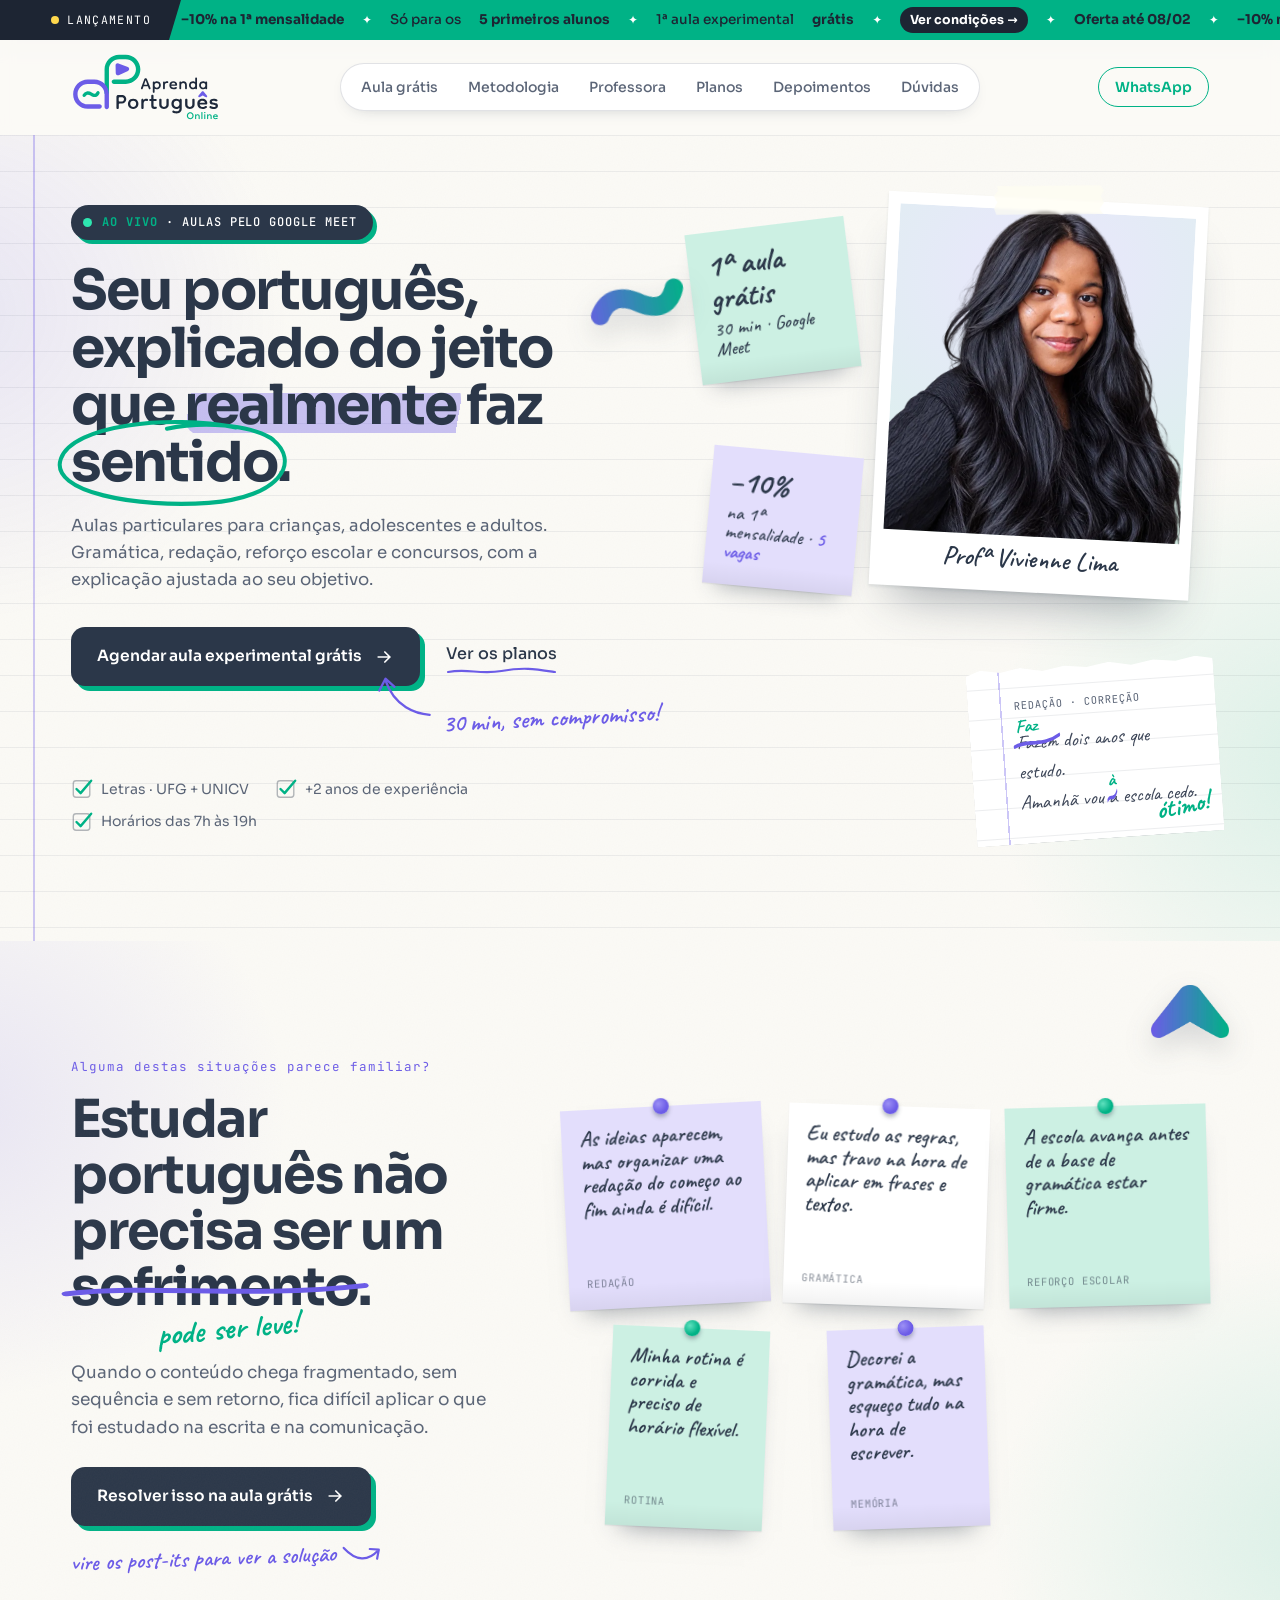
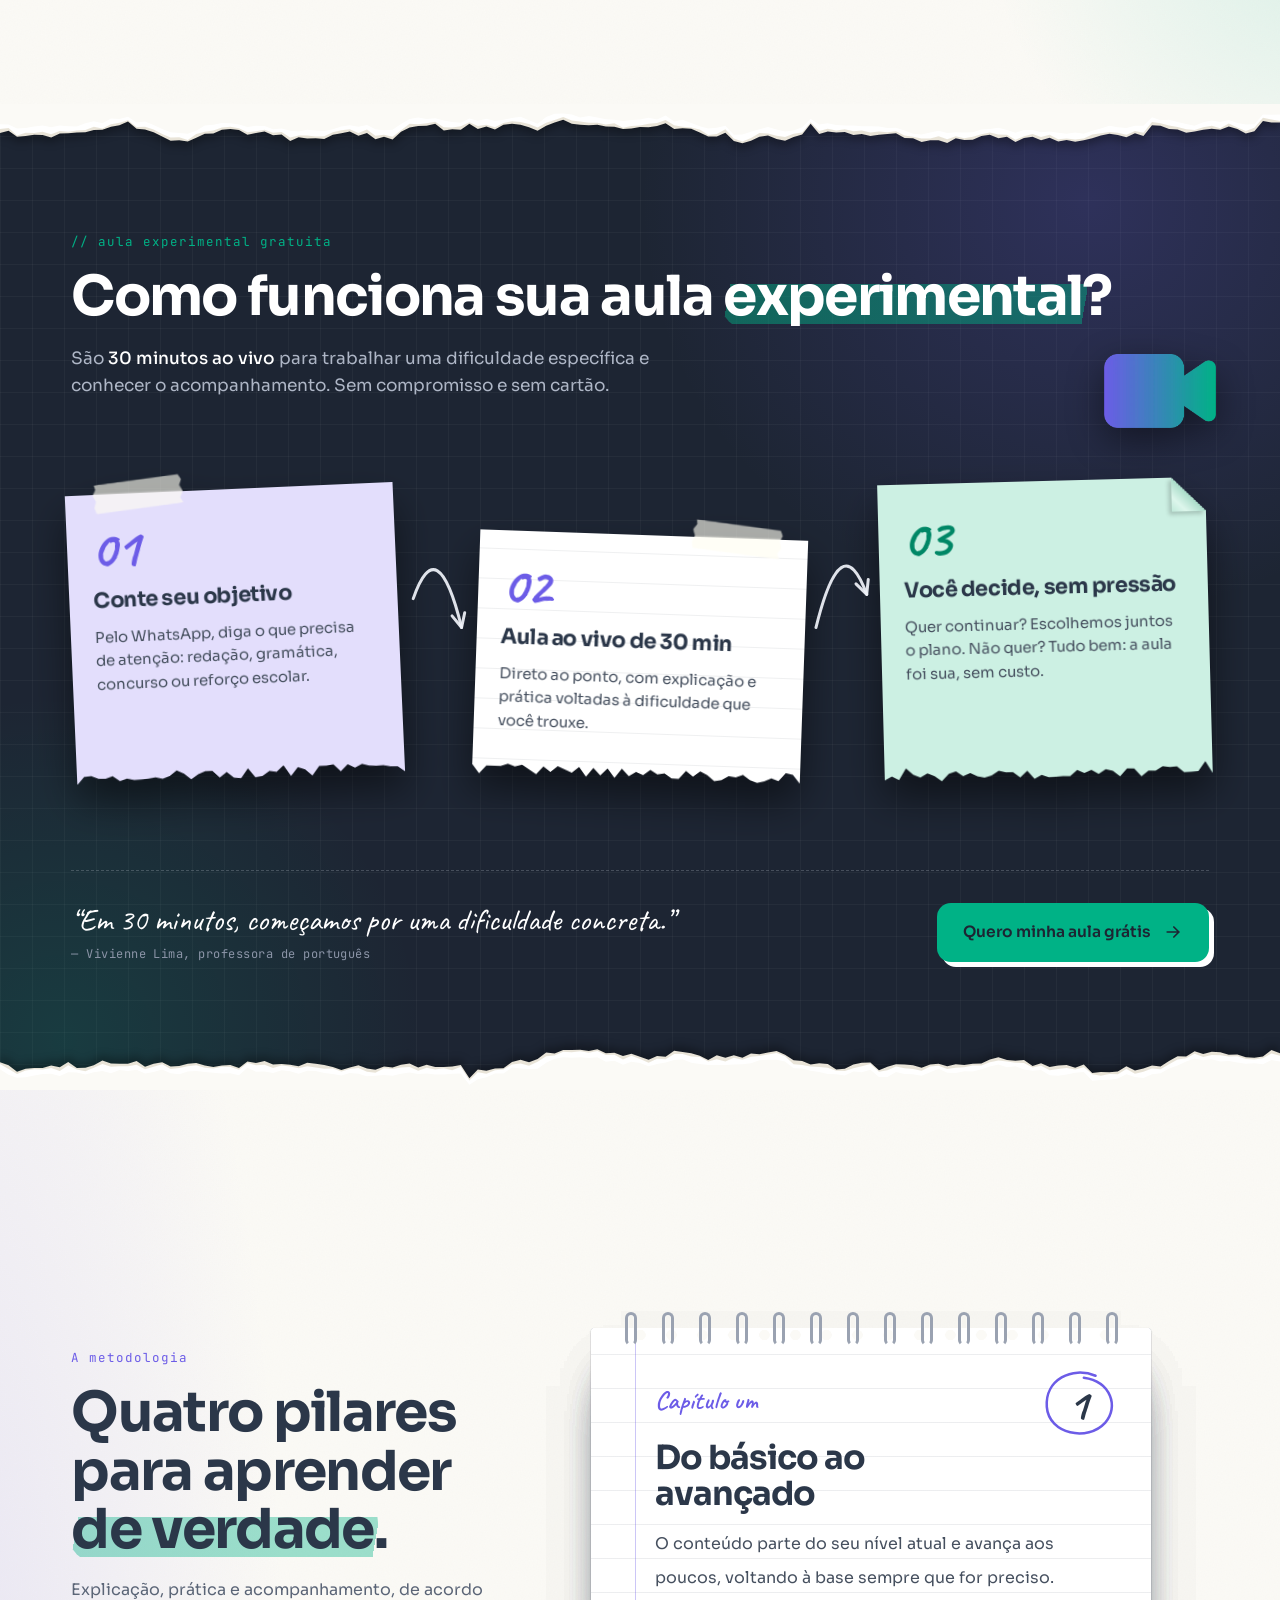
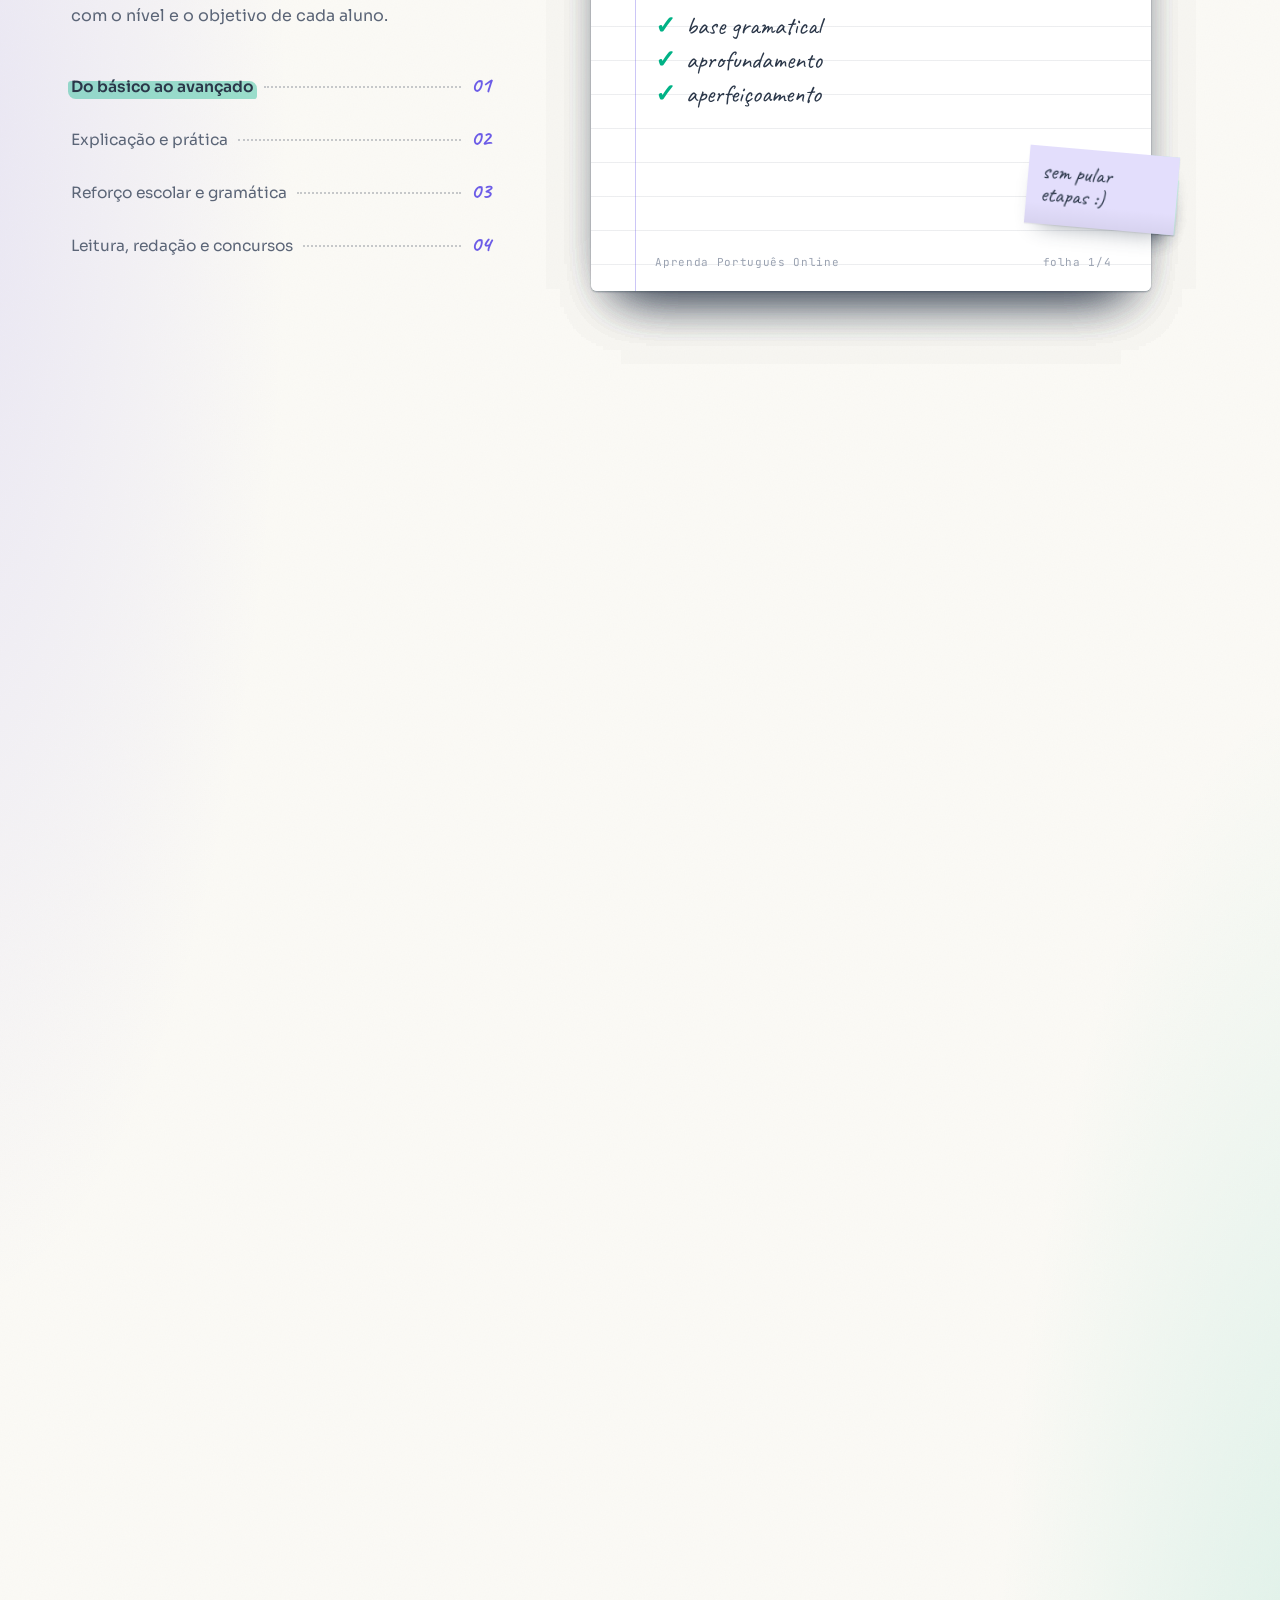
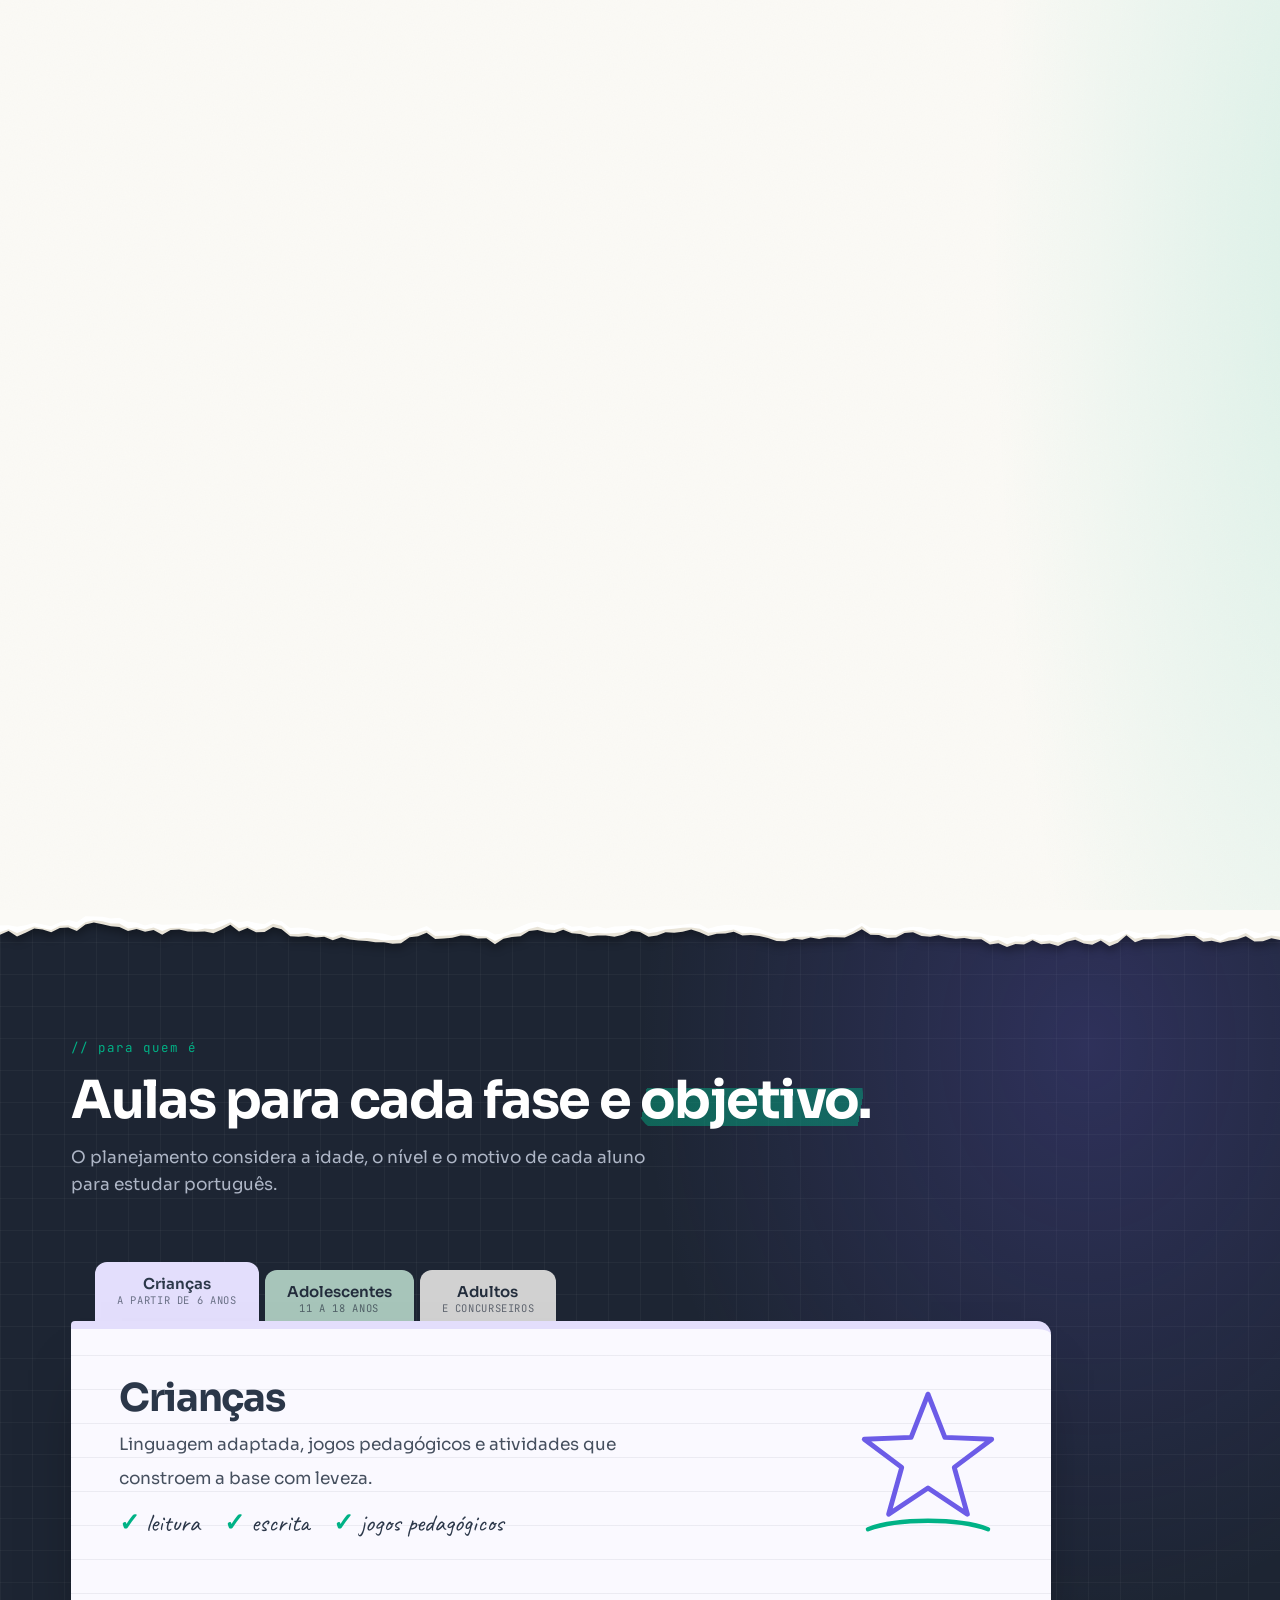
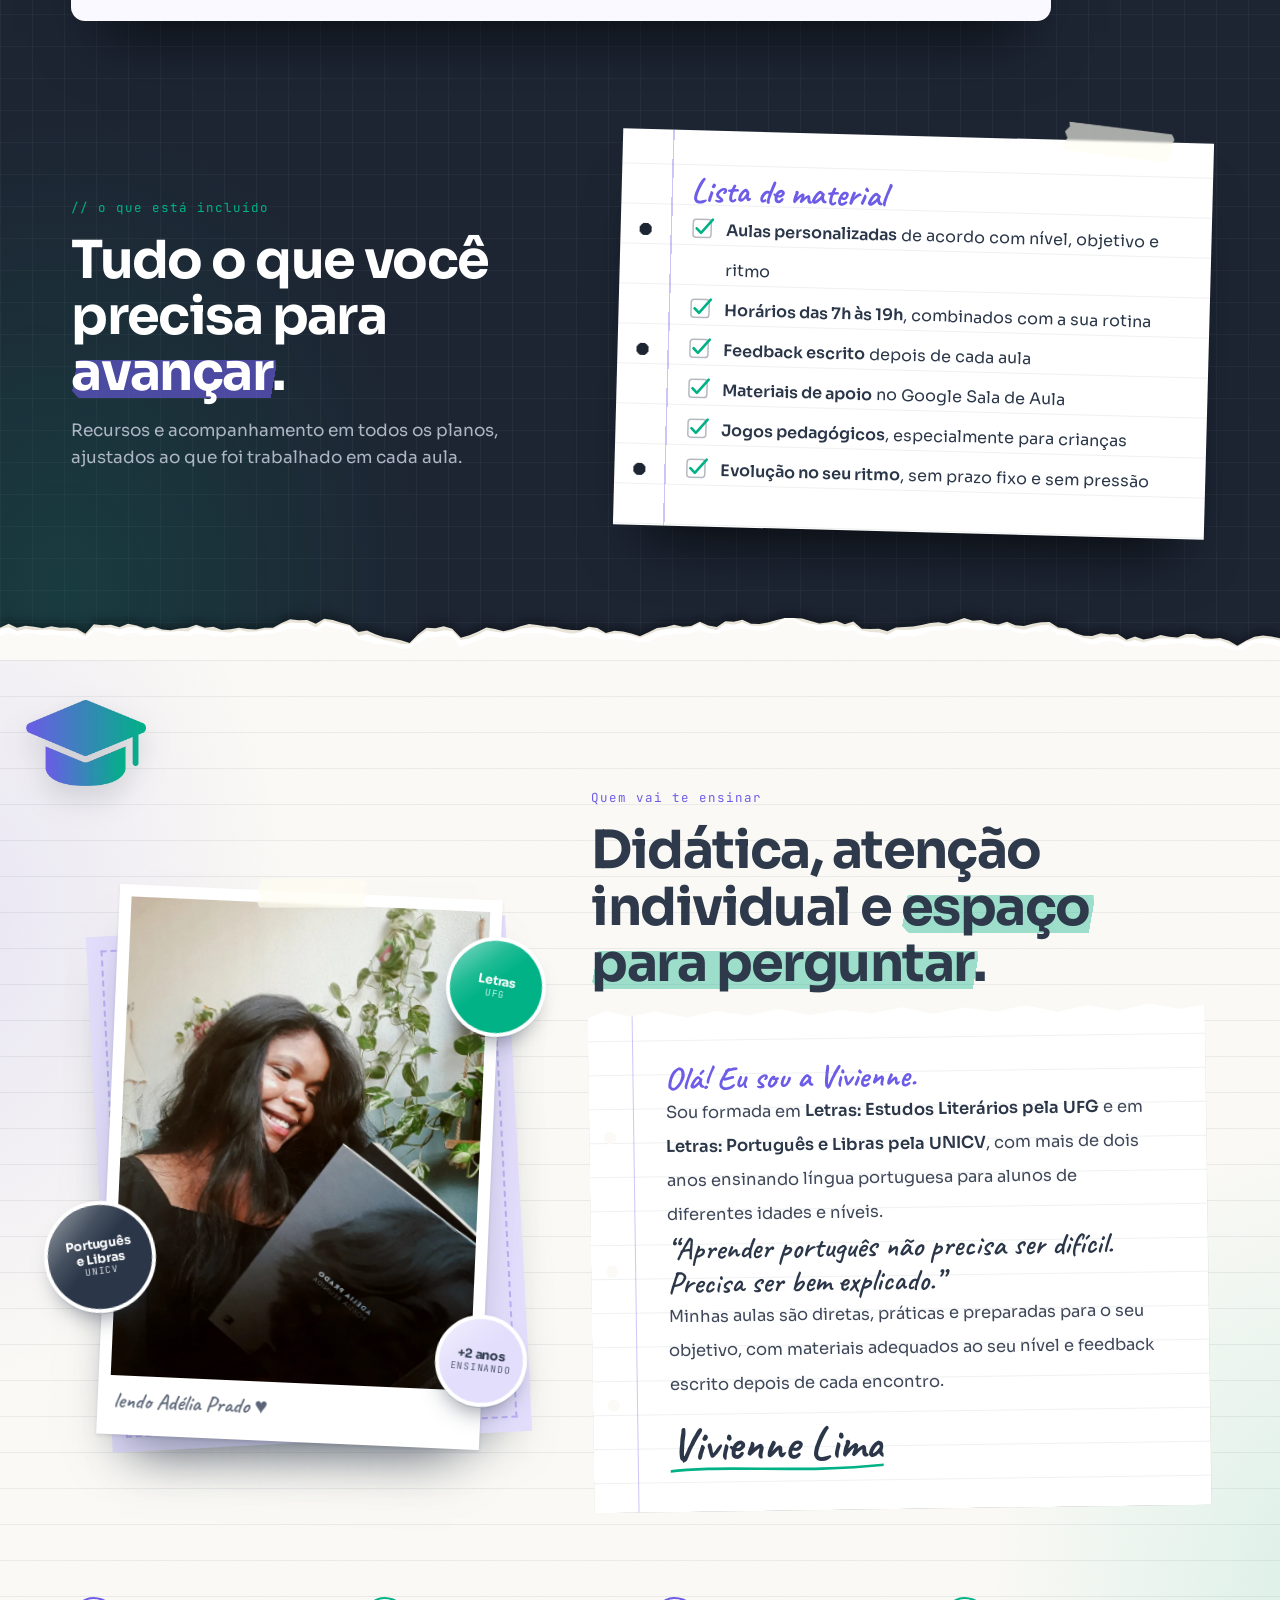
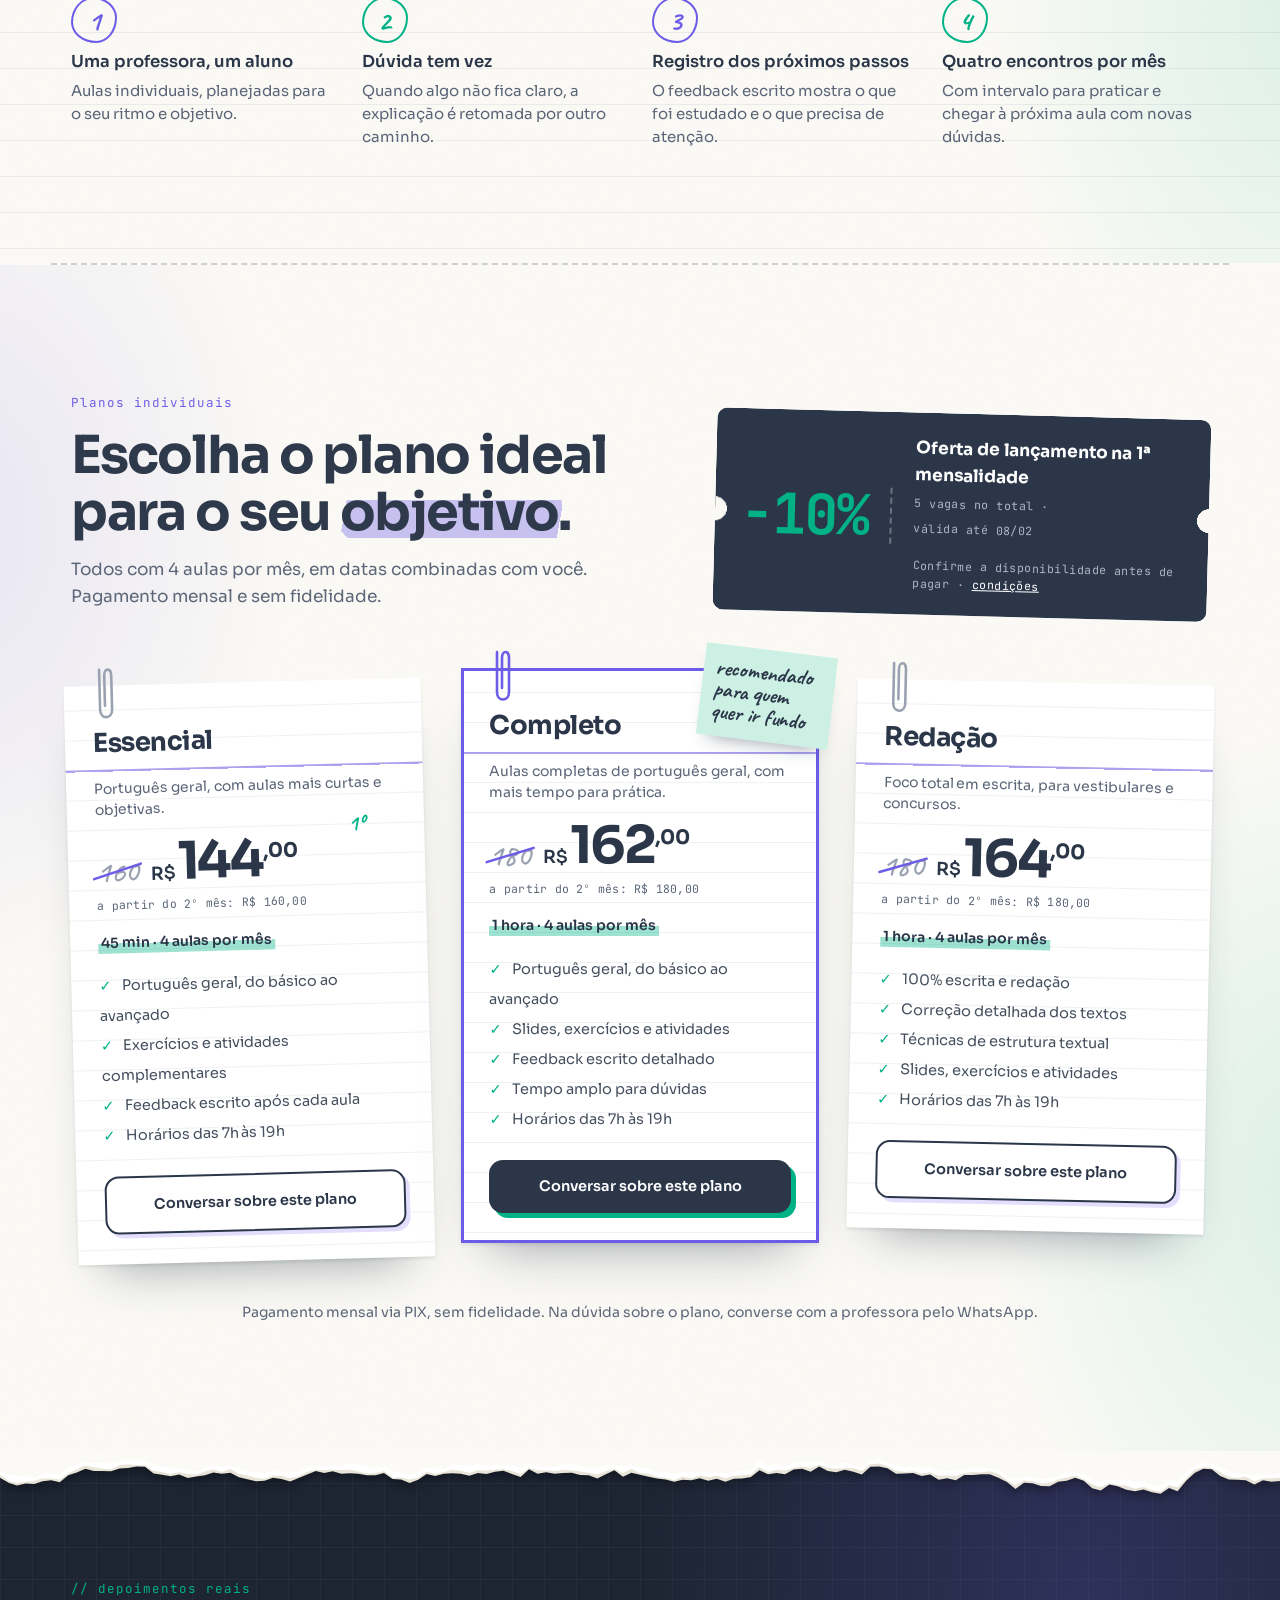
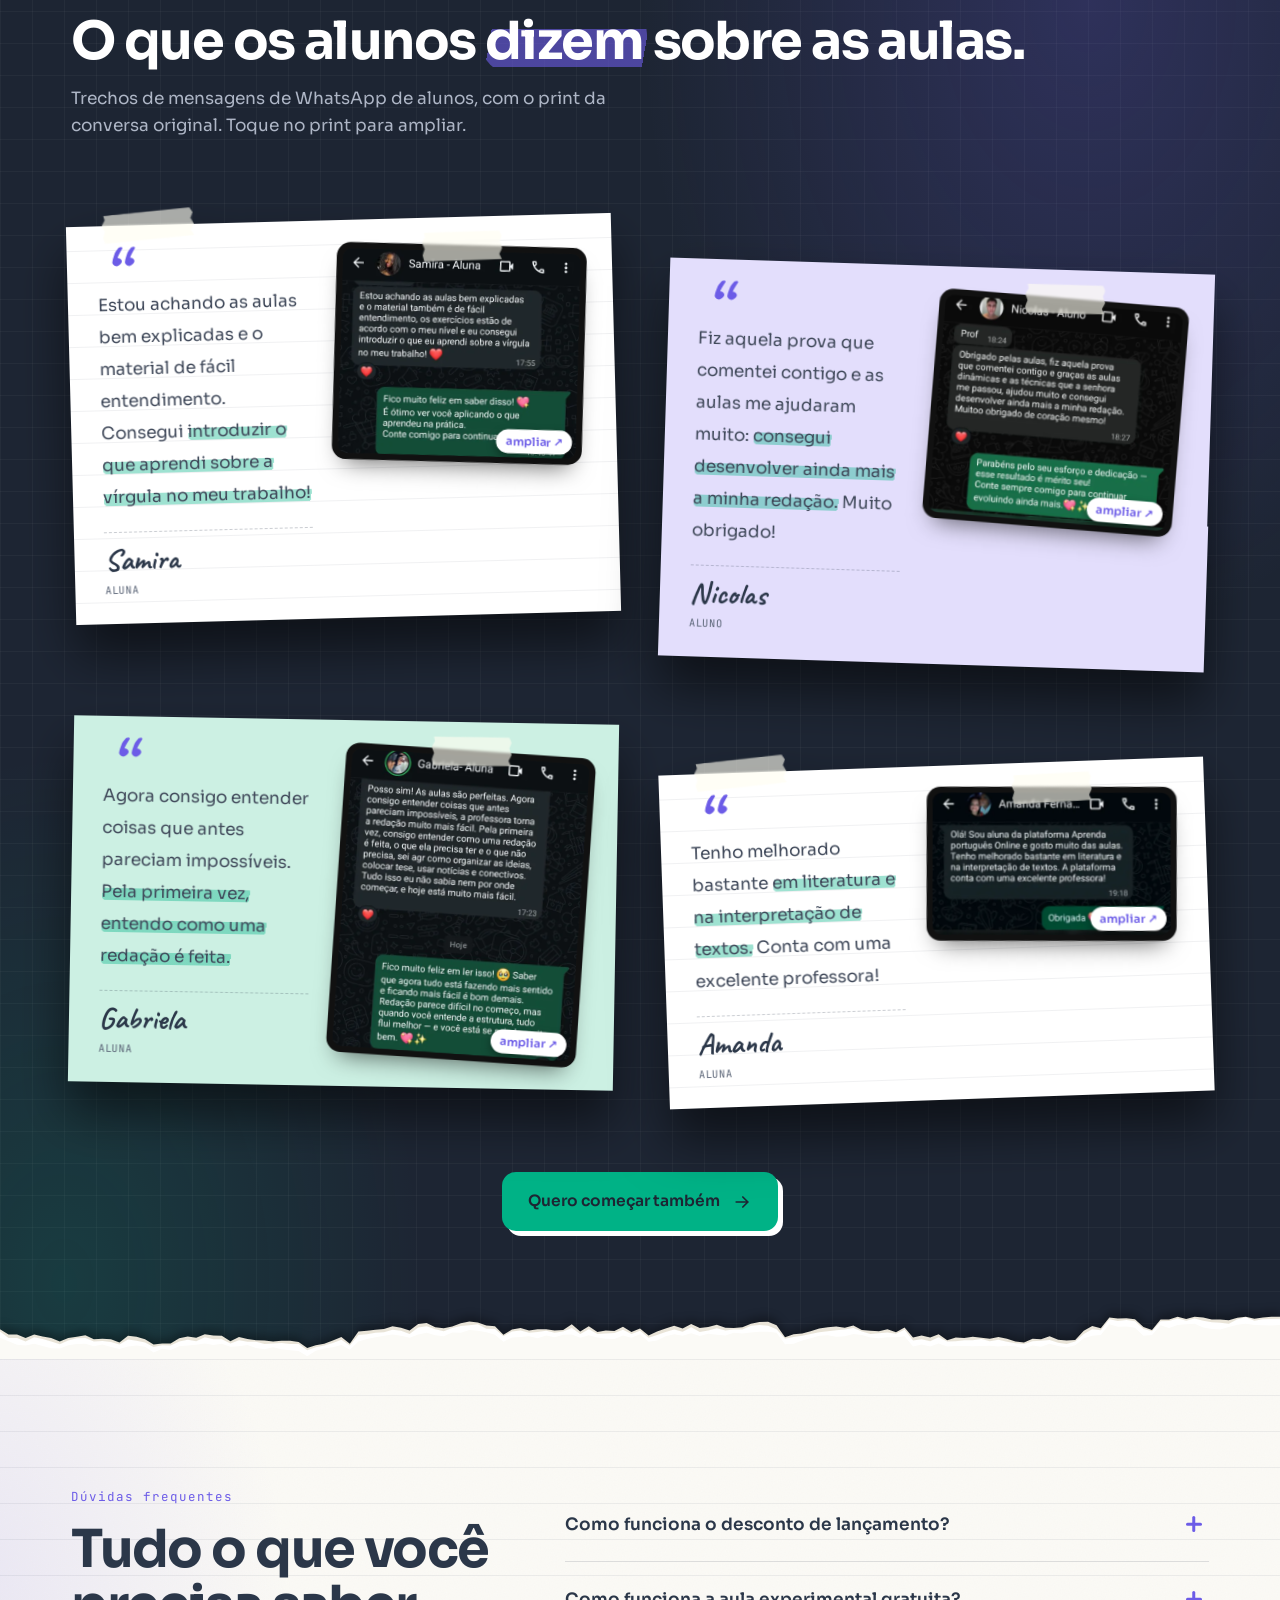
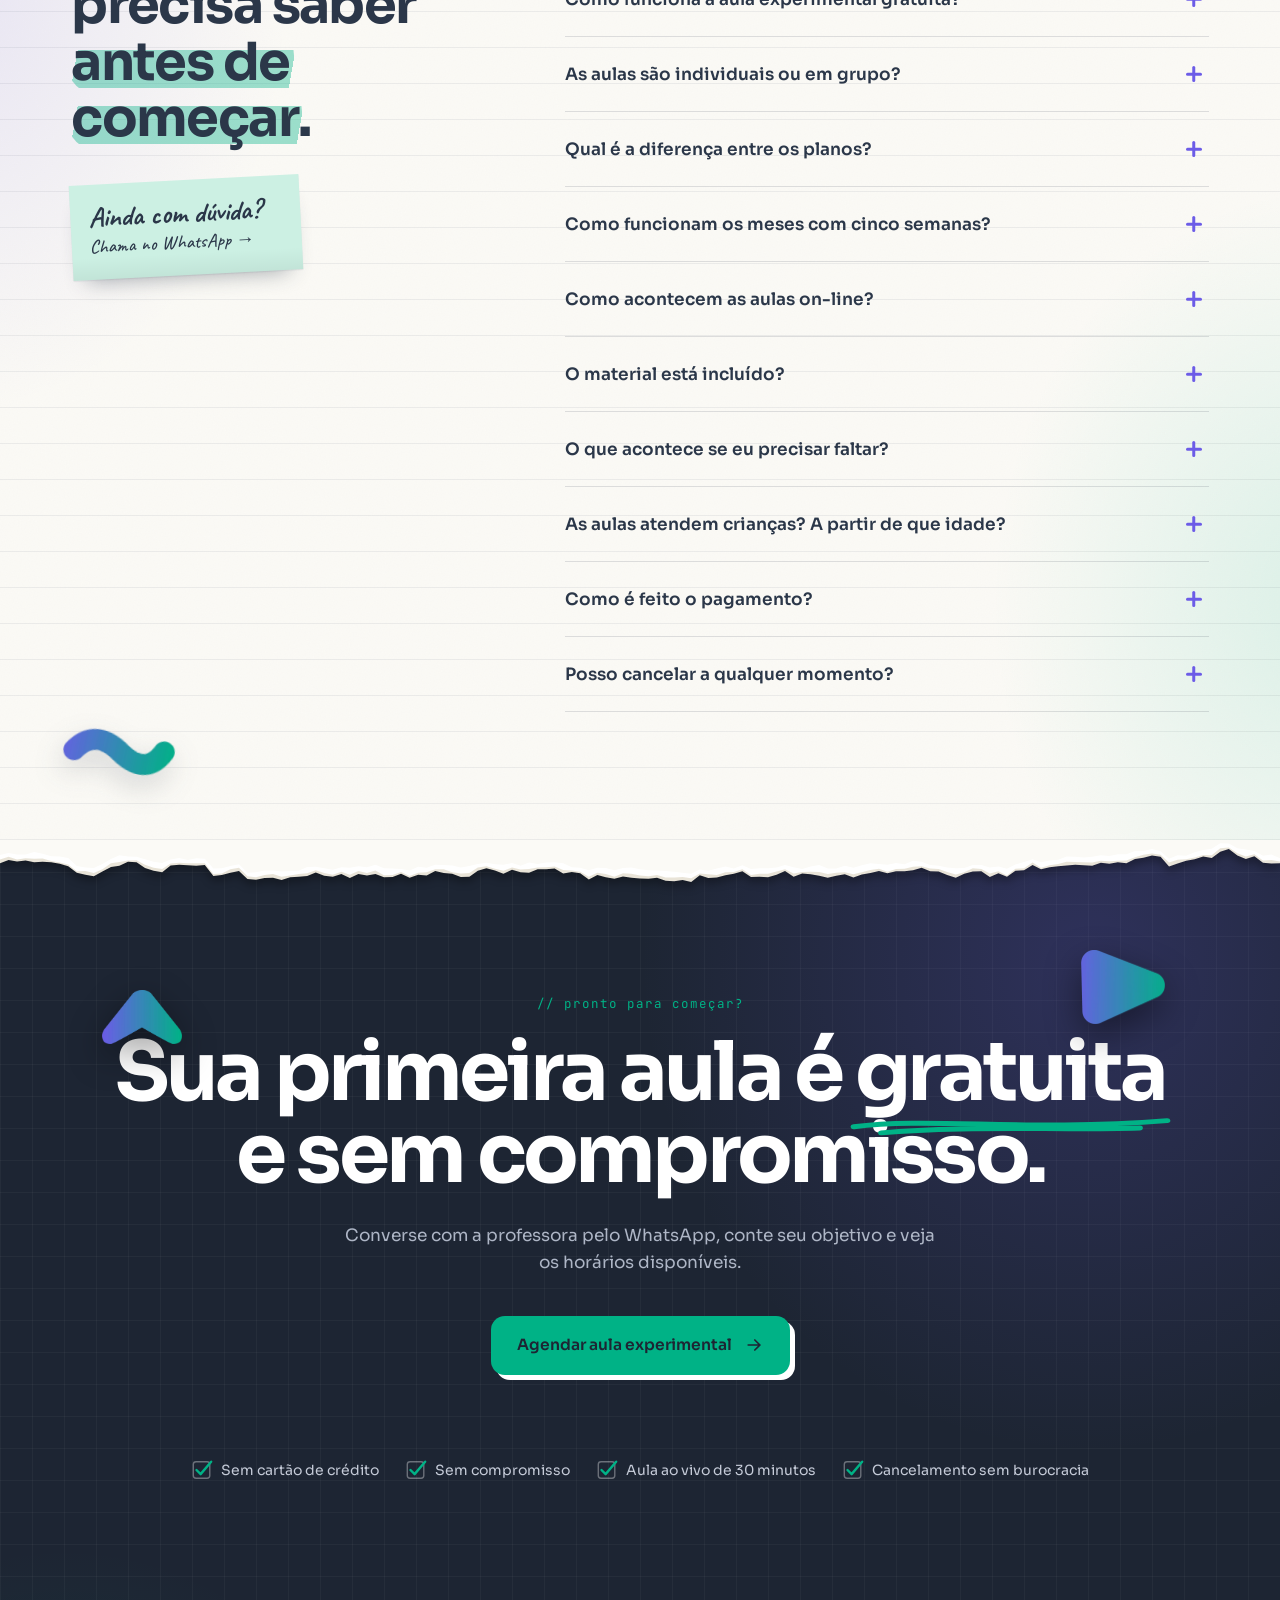
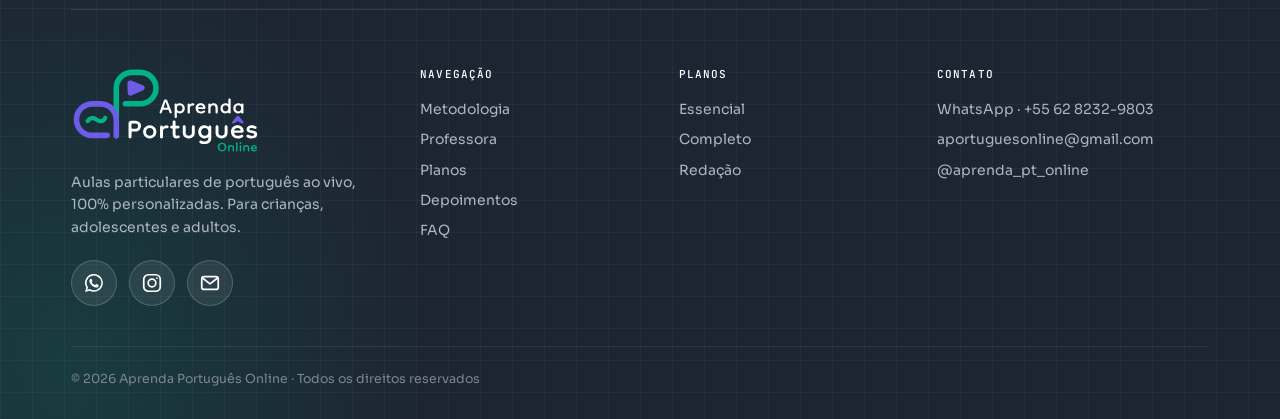
<file: index.html>
<!doctype html>
<html lang="pt-BR">
<head>
<meta charset="utf-8">
<meta name="viewport" content="width=device-width, initial-scale=1">
<title>Aulas particulares de português on-line | Vivienne Lima</title>
<meta name="description" content="Aulas particulares de português ao vivo com a professora Vivienne Lima. Gramática, redação, reforço escolar e concursos.">
<meta name="theme-color" content="#2B3749">
<link rel="icon" href="favicon.svg" type="image/svg+xml">
<link rel="apple-touch-icon" href="apple-touch-icon.png">
<!-- Compartilhamento (WhatsApp, Instagram, Facebook). Se mudar de domínio, troque o endereço nas 5 linhas abaixo. -->
<meta property="og:type" content="website">
<meta property="og:locale" content="pt_BR">
<meta property="og:site_name" content="Aprenda Português Online">
<meta property="og:title" content="Aulas particulares de português ao vivo | Profª Vivienne Lima">
<meta property="og:description" content="Gramática, redação, reforço escolar e concursos. Primeira aula experimental grátis, ao vivo pelo Google Meet.">
<meta property="og:url" content="https://aprendaptonline.com.br/">
<meta property="og:image" content="https://aprendaptonline.com.br/og-image-v2.jpg">
<meta property="og:image:width" content="1200">
<meta property="og:image:height" content="630">
<meta name="twitter:card" content="summary_large_image">
<link rel="canonical" href="https://aprendaptonline.com.br/">
<script type="application/ld+json">
{"@context":"https://schema.org","@type":"EducationalOrganization","name":"Aprenda Português Online",
 "description":"Aulas particulares de português ao vivo para crianças, adolescentes e adultos.",
 "url":"https://aprendaptonline.com.br/","image":"https://aprendaptonline.com.br/og-image-v2.jpg",
 "email":"aportuguesonline@gmail.com","telephone":"+55 62 8232-9803",
 "sameAs":["https://instagram.com/aprenda_pt_online"],
 "founder":{"@type":"Person","name":"Vivienne Lima","jobTitle":"Professora de Português"}}
</script>
<script>
/* ===== CONFIGURAÇÃO (edite aqui) =====
   ga4:        ID do Google Analytics 4, ex.: 'G-XXXXXXX'   (vazio = não carrega)
   metaPixel:  ID do Pixel da Meta, ex.: '123456789012345' (vazio = não carrega)
   ofertaFim:  último dia da oferta de lançamento, 'AAAA-MM-DD'. Depois dessa data a faixa,
               o cupom, o post-it de −10% e os preços com desconto somem sozinhos.
               Vazio = a oferta fica no ar sem data. */
window.APO = { ga4: 'G-7K7012CCS7', metaPixel: '2640006186517817', ofertaFim: '2027-02-08' };
(function(c){
  if (c.ga4){
    var g = document.createElement('script'); g.async = true; g.src = 'https://www.googletagmanager.com/gtag/js?id=' + c.ga4; document.head.appendChild(g);
    window.dataLayer = window.dataLayer || []; window.gtag = function(){ dataLayer.push(arguments); };
    gtag('js', new Date()); gtag('config', c.ga4);
  }
  if (c.metaPixel){
    !function(f,b,e,v,n,t,s){if(f.fbq)return;n=f.fbq=function(){n.callMethod?n.callMethod.apply(n,arguments):n.queue.push(arguments)};if(!f._fbq)f._fbq=n;n.push=n;n.loaded=!0;n.version='2.0';n.queue=[];t=b.createElement(e);t.async=!0;t.src=v;s=b.getElementsByTagName(e)[0];s.parentNode.insertBefore(t,s)}(window,document,'script','https://connect.facebook.net/en_US/fbevents.js');
    fbq('init', c.metaPixel); fbq('track', 'PageView');
  }
  if (c.ofertaFim){
    var fim = new Date(c.ofertaFim + 'T23:59:59-03:00');
    if (Date.now() > fim.getTime()) document.documentElement.classList.add('oferta-encerrada');
  }
})(window.APO);
</script>
<link rel="preconnect" href="https://fonts.googleapis.com">
<link rel="preconnect" href="https://fonts.gstatic.com" crossorigin>
<link href="https://fonts.googleapis.com/css2?family=Sora:wght@300;400;500;600;700&family=Caveat:wght@500;600;700&family=JetBrains+Mono:wght@400;500&display=swap" rel="stylesheet">
<style>
:root{
  /* cores oficiais da IDV */
  --roxo:#6C5CE7;
  --verde:#00B286;
  --marinho:#2B3749;
  /* derivadas */
  --lousa:#1D2533;
  --lousa-2:#253043;
  --papel:#FBFAF6;
  --papel-2:#F3F1EA;
  --tinta:#2B3749;
  --tinta-2:#5B6577;
  --pauta:rgba(43,55,73,.075);
  --margem:rgba(108,92,231,.32);
  --postit-lilas:#E3DEFC;
  --postit-menta:#CCF0E3;
  --mt-roxo:rgba(108,92,231,.36);
  --mt-verde:rgba(0,178,134,.38);
  --sans:'Sora', system-ui, sans-serif;
  --mao:'Caveat', cursive;
  --mono:'JetBrains Mono', ui-monospace, monospace;
  --g:clamp(16px, 4vw, 56px);
  --max:1240px;
}
*{box-sizing:border-box;margin:0;padding:0}
html{-webkit-text-size-adjust:100%;overflow-x:hidden;overflow-x:clip}
body{font-family:var(--sans);color:var(--tinta);background:var(--papel);-webkit-font-smoothing:antialiased;line-height:1.6}
img{display:block;max-width:100%}
a{color:inherit}
.wrap{max-width:var(--max);margin:0 auto;padding:0 var(--g)}

/* ---------- superfície "caderno" ---------- */
.papel{position:relative;background-color:var(--papel);
  --lados:radial-gradient(38% 55% at -4% 22%, rgba(108,92,231,.13), transparent 70%), radial-gradient(38% 55% at 104% 78%, rgba(0,178,134,.13), transparent 70%);
  background-image:var(--lados)}
.papel::before{content:"";position:absolute;inset:0;pointer-events:none;opacity:.45;
  background-image:var(--textura, url("data:image/svg+xml,%3Csvg xmlns='http://www.w3.org/2000/svg' width='260' height='260'%3E%3Cfilter id='n'%3E%3CfeTurbulence type='fractalNoise' baseFrequency='.75' numOctaves='3' stitchTiles='stitch'/%3E%3CfeColorMatrix values='0 0 0 0 .55  0 0 0 0 .52  0 0 0 0 .45  0 0 0 .09 0'/%3E%3C/filter%3E%3Crect width='100%25' height='100%25' filter='url(%23n)'/%3E%3C/svg%3E"))}
.pauta{background-image:linear-gradient(var(--pauta) 1px, transparent 1px), var(--lados);background-size:100% 36px, 100% 100%, 100% 100%}

/* ---------- superfície "lousa digital" ---------- */
.lousa{position:relative;background:var(--lousa);color:#E9ECF3;
  background-image:
    radial-gradient(50% 60% at 85% 10%, rgba(108,92,231,.22), transparent 70%),
    radial-gradient(40% 50% at 5% 95%, rgba(0,178,134,.16), transparent 70%),
    linear-gradient(rgba(255,255,255,.035) 1px, transparent 1px),
    linear-gradient(90deg, rgba(255,255,255,.035) 1px, transparent 1px);
  background-size:auto, auto, 32px 32px, 32px 32px}

/* papel rasgado entre as superfícies */
.rasgo{position:absolute;left:0;right:0;height:44px;z-index:3;pointer-events:none}
.rasgo.topo{top:-1px;filter:drop-shadow(0 5px 4px rgba(0,0,0,.32))}
.rasgo.base{bottom:-1px;filter:drop-shadow(0 -5px 4px rgba(0,0,0,.32))}
.rasgo i{position:absolute;inset:0;display:block}
.rasgo .fibra{background:#fff}
.rasgo .fibra2{background:#E9E4D8}
.rasgo .folha-r{background:var(--papel)}

/* ---------- kit da sala de aula ---------- */
/* marca-texto: a cor "passa" por trás da palavra */
.mt{--mtc:var(--mt-roxo);background:linear-gradient(100deg, transparent .2em, var(--mtc) .2em, var(--mtc) calc(100% - .1em), transparent calc(100% - .1em)) no-repeat 0 76%/0% 58%;
  -webkit-box-decoration-break:clone;box-decoration-break:clone;padding:0 .08em;margin:0 -.08em;border-radius:.2em .5em .2em .6em;transition:background-size .8s cubic-bezier(.6,.05,.2,1)}
.mt.verde{--mtc:var(--mt-verde)}
.mt.on{background-size:100% 58%}

/* traço à mão (setas, círculos, sublinhados) */
.traco{fill:none;stroke-linecap:round;stroke-linejoin:round}
.desenha .traco{stroke-dasharray:var(--len, 1000);stroke-dashoffset:var(--len, 1000)}

/* post-it */
@keyframes boia{0%,100%{translate:0 0;rotate:0deg}50%{translate:0 -7px;rotate:1.2deg}}
@keyframes boia2{0%,100%{translate:0 0;rotate:0deg}50%{translate:0 -5px;rotate:-1deg}}
.flutua{animation:boia var(--d,5s) ease-in-out infinite;animation-delay:var(--a,0s)}
.flutua2{animation:boia2 var(--d,6s) ease-in-out infinite;animation-delay:var(--a,0s)}
.postit{position:absolute;padding:18px 18px 22px;font-family:var(--mao);color:var(--marinho);line-height:1.05;
  box-shadow:0 1px 1px rgba(43,55,73,.08), 0 14px 22px -14px rgba(43,55,73,.45);cursor:grab;user-select:none}
.postit:active{cursor:grabbing}
.postit::after{content:"";position:absolute;left:0;right:0;bottom:0;height:22px;background:linear-gradient(to top, rgba(0,0,0,.05), transparent)}
.postit.lilas{background:var(--postit-lilas)}
.postit.menta{background:var(--postit-menta)}

/* fita adesiva */
.fita{position:absolute;width:110px;height:30px;background:rgba(255,253,240,.62);backdrop-filter:blur(1px);
  box-shadow:0 1px 2px rgba(43,55,73,.12);clip-path:polygon(3% 0,97% 4%,100% 22%,97% 40%,100% 62%,96% 82%,99% 100%,2% 96%,0 76%,3% 55%,0 34%,4% 16%)}

/* ---------- faixa e navegação ---------- */
.topo-fixo{position:sticky;top:0;z-index:60}
html{scroll-padding-top:120px}
/* faixa da oferta: verde da marca, rolando sem parar */
.faixa{display:flex;align-items:stretch;height:40px;background:var(--verde);color:var(--lousa);text-decoration:none;overflow:hidden;font-size:13.5px;position:relative}
.faixa-selo{flex:none;display:flex;align-items:center;gap:8px;padding:0 18px 0 var(--g);background:var(--lousa);color:#fff;font-family:var(--mono);font-size:11.5px;letter-spacing:.12em;text-transform:uppercase;position:relative;z-index:2;
  clip-path:polygon(0 0,100% 0,calc(100% - 12px) 100%,0 100%);padding-right:30px}
.faixa-selo::before{content:"";width:8px;height:8px;border-radius:50%;background:#FFD84D;animation:pisca 1s steps(2,start) infinite}
@keyframes pisca{to{visibility:hidden}}
.faixa-trilho{display:flex;width:max-content;animation:corre 26s linear infinite}
.faixa:hover .faixa-trilho{animation-play-state:paused}
@keyframes corre{to{transform:translateX(-50%)}}
.faixa-item{display:flex;align-items:center;gap:18px;padding-right:18px;white-space:nowrap;font-weight:500}
.faixa-item b{font-weight:700}
.faixa-item i{font-style:normal;color:#fff;font-size:12px}
.faixa-item u{text-decoration:none;font-weight:700;background:var(--lousa);color:#fff;padding:3px 10px;border-radius:999px;font-size:12.5px}
.faixa::after{content:"";position:absolute;inset:0;background:linear-gradient(100deg,transparent 30%,rgba(255,255,255,.35) 45%,transparent 60%) no-repeat;background-size:40% 100%;background-position:-60% 0;animation:brilho 4.5s ease-in-out infinite;pointer-events:none;z-index:3}
@keyframes brilho{0%,55%{background-position:-60% 0}100%{background-position:180% 0}}

/* barra do menu: papel translúcido, ganha sombra ao rolar */
.barra-nav{background:rgba(251,250,246,.86);-webkit-backdrop-filter:blur(10px) saturate(1.2);backdrop-filter:blur(10px) saturate(1.2);border-bottom:1px solid transparent;transition:border-color .3s, box-shadow .3s}
.rolou .barra-nav{border-color:rgba(43,55,73,.1);box-shadow:0 10px 30px -18px rgba(43,55,73,.35)}
.nav{display:flex;justify-content:space-between;align-items:center;gap:20px;padding-top:12px;padding-bottom:12px;transition:padding .3s}
.rolou .nav{padding-top:8px;padding-bottom:8px}
.nav .logo{display:block;width:150px;transition:width .3s}
.rolou .nav .logo{width:126px}
.nav .logo img{width:100%;height:auto;display:block}
/* pílula dos atalhos */
.pilula{display:flex;gap:2px;list-style:none;font-size:14px;background:#fff;border:1.5px solid rgba(43,55,73,.14);border-radius:999px;padding:5px 6px;box-shadow:0 6px 18px -12px rgba(43,55,73,.4)}
.pilula a{position:relative;display:block;text-decoration:none;color:var(--tinta-2);font-weight:500;padding:7px 14px;border-radius:999px;transition:color .25s}
.pilula a::before{content:"";position:absolute;left:12px;right:12px;bottom:7px;height:.55em;border-radius:.2em .5em .2em .6em;background:var(--mt-verde);transform:scaleX(0) rotate(-1.5deg);transform-origin:left;transition:transform .35s cubic-bezier(.6,.05,.2,1);z-index:-1}
.pilula a[data-cor="roxo"]::before{background:var(--mt-roxo)}
.pilula li{position:relative;z-index:0}
.menu-btn{display:none;place-items:center;width:46px;height:46px;border-radius:50%;border:1.5px solid rgba(43,55,73,.18);background:#fff;cursor:pointer;padding:0;flex:none}
.menu-btn span{display:block;width:20px;height:2.5px;border-radius:2px;background:var(--marinho);transition:transform .3s, opacity .2s;grid-area:1/1}
.menu-btn span:nth-child(1){transform:translateY(-6px)}
.menu-btn span:nth-child(3){transform:translateY(6px)}
.menu-aberto .menu-btn span:nth-child(1){transform:rotate(45deg)}
.menu-aberto .menu-btn span:nth-child(2){opacity:0}
.menu-aberto .menu-btn span:nth-child(3){transform:rotate(-45deg)}
@keyframes abreMenu{from{opacity:0;transform:translateY(-8px)}}
.pilula a:hover,.pilula a.ativo,.pilula a:focus-visible{color:var(--marinho)}
.pilula a:hover::before,.pilula a.ativo::before,.pilula a:focus-visible::before{transform:scaleX(1) rotate(-1.5deg)}
.pilula a.ativo{font-weight:600}
.nav .zap{flex:none;font-size:14px;font-weight:600;text-decoration:none;color:var(--verde);border:1.5px solid currentColor;padding:8px 16px;border-radius:999px;transition:background .25s,color .25s}
.nav .zap:hover{background:var(--verde);color:#fff}

/* ---------- HERO ---------- */
.hero{position:relative;overflow:hidden}
.hero::after{content:"";position:absolute;top:0;bottom:0;left:calc(var(--g) - 18px);width:1.5px;background:var(--margem)} /* margem do caderno */
.hero-grid{display:grid;grid-template-columns:1.05fr .95fr;gap:clamp(24px,4vw,64px);align-items:center;padding-top:clamp(28px,5vw,64px);padding-bottom:clamp(64px,8vw,110px);position:relative;z-index:1}
.aovivo{display:inline-flex;align-items:center;gap:10px;font-family:var(--mono);font-size:12px;font-weight:500;letter-spacing:.08em;text-transform:uppercase;color:#fff;
  background:var(--marinho);padding:8px 16px 8px 12px;border-radius:999px;box-shadow:4px 4px 0 var(--verde)}
.aovivo i{width:9px;height:9px;border-radius:50%;background:#2EE6B0;box-shadow:0 0 0 0 rgba(46,230,176,.7);animation:pulsa 1.8s infinite}
.aovivo b{font-weight:700;color:var(--verde)}
@keyframes pulsa{70%{box-shadow:0 0 0 9px rgba(46,230,176,0)}100%{box-shadow:0 0 0 0 rgba(46,230,176,0)}}
@keyframes brilha{0%,100%{box-shadow:0 0 0 0 rgba(0,178,134,0), 4px 4px 0 var(--verde)}50%{box-shadow:0 0 0 6px rgba(0,178,134,.18), 4px 4px 0 var(--verde)}}
h1{font-weight:700;font-size:clamp(36px,4.3vw,62px);line-height:1.04;letter-spacing:-.035em;margin:22px 0 22px;color:var(--marinho)}
.circulado{position:relative;white-space:nowrap}
.circulado svg{position:absolute;left:-10%;top:-16%;width:120%;height:132%;overflow:visible;pointer-events:none}
.lead{font-size:clamp(16px,1.3vw,18px);color:var(--tinta-2);max-width:33em}
.acoes{display:flex;flex-wrap:wrap;align-items:center;gap:18px 26px;margin-top:34px;position:relative}
.btn{display:inline-flex;align-items:center;gap:12px;background:var(--marinho);color:#fff;text-decoration:none;font-weight:600;font-size:15.5px;
  padding:17px 26px;border-radius:14px;box-shadow:5px 5px 0 var(--verde);transition:transform .15s, box-shadow .15s}
.btn:hover{transform:translate(-2px,-2px);box-shadow:7px 7px 0 var(--verde)}
.btn:active{transform:translate(4px,4px);box-shadow:1px 1px 0 var(--verde)}
.btn svg{width:20px;height:20px}
.btn.claro{background:var(--verde);color:var(--lousa);box-shadow:5px 5px 0 #fff}
.btn.claro:hover{box-shadow:7px 7px 0 #fff}
.sec{position:relative;font-weight:500;text-decoration:none;color:var(--marinho);padding-bottom:6px}
.sec svg{position:absolute;left:0;bottom:-4px;width:100%;height:10px;overflow:visible}
.anota{position:absolute;left:clamp(230px, 24vw, 330px);top:100%;margin-top:14px;display:flex;align-items:flex-start;gap:6px;font-family:var(--mao);font-size:25px;font-weight:600;color:var(--roxo);transform:rotate(-3deg);white-space:nowrap}
.anota svg{width:58px;height:48px;margin-top:-34px;overflow:visible}
.checks{display:flex;flex-wrap:wrap;gap:10px 26px;margin-top:92px;font-size:14px;color:var(--tinta-2);list-style:none}
.checks li{display:flex;align-items:center;gap:8px}
.checks svg{width:22px;height:22px;flex:none}

/* mesa do hero */
.mesa{position:relative;height:clamp(540px,50vw,660px);perspective:1100px}
.polaroid{transform-origin:50% 0;animation:descolaP 9s ease-in-out infinite 3s;position:absolute;right:0;top:0;width:62%;background:#fff;padding:12px 12px 56px;transform:rotate(3deg);
  box-shadow:0 2px 3px rgba(43,55,73,.1), 0 30px 50px -24px rgba(43,55,73,.45)}
@keyframes descolaP{
  0%,64%,100%{rotate:x 0deg;translate:0 0}
  72%{rotate:x 24deg;translate:0 -6px}
  80%{rotate:x -4deg;translate:0 1px}
  87%{rotate:x 2deg;translate:0 0}
}
.polaroid img{aspect-ratio:4/4.4;height:auto;object-fit:cover;object-position:50% 6%;width:100%;background:radial-gradient(120% 90% at 50% 20%, #EAE6FD 0%, #D9F3E9 100%)}
.polaroid figcaption{position:absolute;left:0;right:0;bottom:12px;text-align:center;font-family:var(--mao);font-size:26px;font-weight:600;color:var(--marinho)}
.polaroid .fita{left:50%;top:-14px;transform:translateX(-50%) rotate(-4deg)}
.rascunho{position:absolute;left:54%;bottom:0;width:48%;background:#fff;padding:22px 22px 26px 46px;transform:rotate(-4deg);z-index:2;
  background-image:linear-gradient(90deg, transparent 32px, rgba(108,92,231,.35) 32px, rgba(108,92,231,.35) 33.5px, transparent 33.5px),
                   linear-gradient(rgba(43,55,73,.09) 1px, transparent 1px);
  background-size:100% 100%, 100% 30px;background-position:0 0, 0 19px;
  box-shadow:0 2px 3px rgba(43,55,73,.1), 0 24px 40px -22px rgba(43,55,73,.5);
  clip-path:polygon(0 3%,6% 0,14% 2%,22% 0,31% 2.5%,40% .5%,49% 2%,58% 0,67% 2.5%,76% .5%,85% 2%,93% 0,100% 2%,100% 100%,0 100%)}
.rascunho .titulo{font-family:var(--mono);font-size:10.5px;letter-spacing:.1em;text-transform:uppercase;color:var(--tinta-2);margin-bottom:8px}
.rascunho p{font-family:var(--mao);font-size:clamp(19px,1.55vw,23px);line-height:30px;color:#3D4658;position:relative}
.rascunho .err{position:relative;display:inline-block}
.rascunho .err svg{position:absolute;inset:-10% -8%;width:116%;height:120%;overflow:visible}
.rascunho .cor{position:absolute;left:0;top:-.92em;font-weight:700;color:var(--verde);font-size:.92em;transform:rotate(-4deg);white-space:nowrap}
.rascunho .crase{position:relative;display:inline-block}
.rascunho .crase svg{position:absolute;left:-.05em;top:-.42em;width:.62em;height:.5em;overflow:visible}
.rascunho .ok{position:absolute;right:14px;bottom:6px;font-family:var(--mao);font-size:26px;font-weight:700;color:var(--verde);transform:rotate(-8deg)}
.mesa .postit.menta{left:0;top:4%;width:160px;transform:rotate(-7deg);z-index:3}
.mesa .postit.lilas{left:3%;top:40%;width:150px;transform:rotate(6deg);z-index:3}
.postit .grande{display:block;font-size:31px;font-weight:700}
.postit .peq{display:block;font-size:19px;margin-top:6px;font-weight:500}
.postit .peq b{color:var(--roxo)}

/* ---------- AULA EXPERIMENTAL (lousa) ---------- */
.aula{padding:clamp(88px,10vw,140px) 0 clamp(96px,10vw,140px);overflow:hidden}
.rotulo{font-family:var(--mono);font-size:12.5px;letter-spacing:.08em;color:var(--verde)}
.aula h2,.metodo h2{font-weight:700;font-size:clamp(34px,4.3vw,60px);line-height:1.06;letter-spacing:-.03em;margin:16px 0 18px}
.aula h2{color:#fff}
.aula .mt{--mtc:rgba(0,178,134,.45)}
.aula .sub{color:#AEB6C6;max-width:36em;font-size:17px}
.aula .sub b{color:#fff;font-weight:500}
.passos{position:relative;display:grid;grid-template-columns:repeat(3,1fr);gap:clamp(40px,6vw,96px);margin-top:clamp(56px,7vw,90px)}
.giz{position:absolute;inset:0;width:100%;height:100%;overflow:visible;pointer-events:none;z-index:0}
.giz .traco{stroke:rgba(236,240,247,.85);stroke-width:2.6}
.giz{z-index:3}
.giz .traco{stroke:rgba(240,243,250,.92);stroke-width:3}
.passo{position:relative;z-index:1;filter:drop-shadow(0 22px 20px rgba(0,0,0,.5))}
.passo:nth-child(2){transform:rotate(-2.5deg)}
.passo:nth-child(3){transform:rotate(2deg);margin-top:46px}
.passo:nth-child(4){transform:rotate(-1.5deg);margin-top:-8px}
.papel-p{position:relative;padding:30px 24px 46px;color:var(--marinho);min-height:100%}
.papel-p.lilas{background:var(--postit-lilas)}
.papel-p.menta{background:var(--postit-menta)}
.papel-p.folha{background:#fff;background-image:linear-gradient(rgba(43,55,73,.08) 1px, transparent 1px);background-size:100% 30px;background-position:0 18px}
.passo .dobra{position:absolute;right:0;top:0;width:34px;height:34px;z-index:2;background:linear-gradient(225deg, transparent 50%, #A9DCC9 50%, #DDF6EC 78%, #BFE9D9 100%);box-shadow:-3px 3px 4px rgba(0,0,0,.18)}
.passo .n{font-family:var(--mao);font-weight:700;font-size:54px;line-height:.9;color:var(--roxo)}
.papel-p.menta .n{color:#008766}
.passo h3{font-size:21px;font-weight:700;letter-spacing:-.02em;margin:10px 0 8px}
.passo p{font-size:15px;color:#46505F;line-height:1.55}
.passo .fita{top:-14px;left:28px;transform:rotate(-6deg);width:90px;z-index:2}
.aula-rodape{display:flex;flex-wrap:wrap;align-items:center;justify-content:space-between;gap:28px;margin-top:clamp(56px,7vw,88px);padding-top:32px;border-top:1px dashed rgba(236,240,247,.2)}
.aula-rodape q{font-family:var(--mao);font-size:clamp(26px,2.4vw,34px);color:#fff;max-width:22em;line-height:1.15;quotes:none}
.aula-rodape q small{display:block;font-family:var(--mono);font-size:12px;color:#8C95A8;margin-top:10px;letter-spacing:.04em}

/* ---------- METODOLOGIA (caderno que vira) ---------- */
.metodo{padding:clamp(88px,10vw,130px) 0}
.metodo-palco{display:grid;grid-template-columns:.85fr 1.15fr;gap:clamp(32px,5vw,80px);align-items:center;min-height:calc(100svh - 116px);padding-top:28px;padding-bottom:28px}
.metodo .rotulo{color:var(--roxo)}
.metodo h2{color:var(--marinho)}
.metodo .intro{color:var(--tinta-2);max-width:28em}
.sumario{list-style:none;margin-top:30px;max-width:420px}
.sumario li{display:flex;align-items:baseline;gap:10px;padding:9px 0;font-size:15.5px;color:var(--tinta-2);cursor:pointer;transition:color .3s}
.sumario li .t{position:relative;z-index:0}
.sumario li .t::before{content:"";position:absolute;z-index:-1;left:-.2em;right:-.2em;top:.45em;bottom:0;background:var(--mt-verde);border-radius:.2em .5em .2em .5em;transform:scaleX(0);transform-origin:left;transition:transform .45s}
.sumario li.ativo{color:var(--marinho);font-weight:600}
.sumario li.ativo .t::before{transform:scaleX(1)}
.sumario li .pt{flex:1;border-bottom:2px dotted rgba(43,55,73,.25);transform:translateY(-4px)}
.sumario li .num{font-family:var(--mao);font-size:22px;font-weight:700;color:var(--roxo)}

.caderno{position:relative;perspective:1800px;perspective-origin:50% -10%;height:min(clamp(460px,44vw,580px), calc(100svh - 190px));max-width:560px;width:100%;justify-self:center}
.espiral{position:absolute;left:6%;right:6%;top:-16px;height:34px;z-index:20;display:flex;justify-content:space-between;pointer-events:none}
.espiral i{width:12px;height:34px;border-radius:7px;border:3px solid #9AA2B1;border-bottom-color:transparent;background:transparent;box-shadow:inset 0 0 0 1px rgba(255,255,255,.4)}
.folha-c{position:absolute;inset:0;transform-origin:50% 0;transform-style:preserve-3d;backface-visibility:hidden;-webkit-backface-visibility:hidden;
  background:#fff;padding:52px 40px 34px 64px;border-radius:4px 4px 6px 6px;
  background-image:linear-gradient(90deg, transparent 44px, rgba(108,92,231,.35) 44px, rgba(108,92,231,.35) 45.5px, transparent 45.5px),
                   linear-gradient(rgba(43,55,73,.085) 1px, transparent 1px);
  background-size:100% 100%, 100% 34px;background-position:0 0, 0 26px;
  box-shadow:0 1px 2px rgba(43,55,73,.12), 0 28px 50px -30px rgba(43,55,73,.55)}
.folha-c::before{content:"";position:absolute;left:0;right:0;top:0;height:14px;background:radial-gradient(circle at 50% 50%, var(--papel) 0 5px, transparent 5.5px) 0 0/calc((100% - 12%)/14) 14px repeat-x;margin:0 6%}
.folha-c .cap{font-family:var(--mao);font-size:26px;font-weight:600;color:var(--roxo)}
.folha-c .numero{position:absolute;right:34px;top:38px;width:78px;height:78px;display:grid;place-items:center;font-family:var(--mao);font-weight:700;font-size:44px;color:var(--marinho)}
.folha-c .numero svg{position:absolute;inset:0;width:100%;height:100%;overflow:visible}
.folha-c h3{font-size:clamp(26px,2.6vw,36px);font-weight:700;letter-spacing:-.03em;line-height:1.1;margin:18px 0 14px;max-width:11em;color:var(--marinho)}
.folha-c p{font-size:16px;line-height:34px;color:#46505F;max-width:26em}
.folha-c ul{list-style:none;margin-top:14px;font-family:var(--mao);font-size:25px;line-height:34px;color:var(--marinho)}
.folha-c ul li::before{content:"✓";color:var(--verde);font-weight:700;margin-right:10px}
.folha-c .rodape-f{position:absolute;left:64px;right:40px;bottom:20px;display:flex;justify-content:space-between;font-family:var(--mono);font-size:11px;color:#9AA2B1;letter-spacing:.06em}
.folha-c .postit{position:absolute;right:-26px;bottom:62px;width:150px;font-size:22px;transform:rotate(5deg);cursor:default;padding:14px 14px 18px}
.contracapa{position:absolute;inset:0;background:var(--marinho);border-radius:4px 4px 8px 8px;display:grid;place-items:center;text-align:center;padding:40px;color:#fff;
  background-image:linear-gradient(rgba(255,255,255,.04) 1px, transparent 1px),linear-gradient(90deg, rgba(255,255,255,.04) 1px, transparent 1px);background-size:26px 26px}
.contracapa p{font-family:var(--mao);font-size:38px;line-height:1.1;margin-bottom:24px}
.virar{display:none;margin-top:20px;gap:12px;align-items:center;justify-content:center}
.virar button{font:600 14px var(--sans);color:var(--marinho);background:#fff;border:1.5px solid var(--marinho);border-radius:999px;padding:10px 18px;box-shadow:3px 3px 0 var(--roxo);cursor:pointer}

.fim{padding:72px 0 96px;text-align:center;font-size:13px;color:var(--tinta-2);font-family:var(--mono);letter-spacing:.04em}

/* ---------- títulos comuns ---------- */
.sec-t{font-weight:700;font-size:clamp(32px,4.1vw,56px);line-height:1.07;letter-spacing:-.03em;margin:14px 0 16px;color:var(--marinho)}
.lousa .sec-t{color:#fff}
.lousa .mt{--mtc:rgba(0,178,134,.45)}
.lousa .mt.roxo{--mtc:rgba(108,92,231,.6)}
.sec-sub{color:var(--tinta-2);max-width:36em;font-size:17px}
.lousa .sec-sub{color:#AEB6C6}
.dica{display:inline-flex;align-items:center;gap:6px;font-family:var(--mao);font-size:23px;font-weight:600;color:var(--roxo);transform:rotate(-2deg);margin-top:14px}
.lousa .dica{color:#9F95F2}

/* ---------- DORES ---------- */
.dores{padding:clamp(80px,9vw,120px) 0 clamp(96px,10vw,140px)}
.dores-grid{display:grid;grid-template-columns:.8fr 1.2fr;gap:clamp(32px,5vw,72px);align-items:center}
.riscado{position:relative;white-space:nowrap}
.dores .sec-t{margin-bottom:44px}
.riscado svg{position:absolute;left:-4%;top:30%;width:108%;height:50%;overflow:visible}
.riscado .acima{position:absolute;left:30%;top:88%;font-family:var(--mao);font-size:.6em;font-weight:700;color:var(--verde);transform:rotate(-5deg);letter-spacing:0;white-space:nowrap}
.mural{display:grid;grid-template-columns:repeat(3,1fr);gap:22px 20px;perspective:1400px}
.dor{position:relative;min-height:200px;cursor:pointer;transform:rotate(var(--r,0deg));outline:none}
.mural .dor:nth-child(2){--d:5.8s;--a:-1.2s}.mural .dor:nth-child(3){--d:5.4s;--a:-2.4s}.mural .dor:nth-child(4){--d:6.3s;--a:-.7s}.mural .dor:nth-child(5){--d:5.6s;--a:-3.1s}
.dor:nth-child(4){grid-column:1/2;margin-left:22%}
.dor:nth-child(5){margin-left:22%}
.dor-in{position:relative;display:grid;height:100%;transform-style:preserve-3d;transition:transform .7s cubic-bezier(.3,1.4,.5,1)}
.dor.virado .dor-in{transform:rotateY(180deg)}
@media (hover:hover){ .dor:hover .dor-in{transform:rotateY(180deg)} }
.dor .f,.dor .v{position:relative;grid-area:1/1;min-height:200px;backface-visibility:hidden;-webkit-backface-visibility:hidden;padding:18px 18px 20px;display:flex;flex-direction:column;
  box-shadow:0 1px 1px rgba(43,55,73,.08), 0 16px 24px -16px rgba(43,55,73,.5)}
.dor .f{font-family:var(--mao);font-size:clamp(20px,1.7vw,25px);line-height:1.08;color:var(--marinho);font-weight:600}
.dor .f::after{content:"";position:absolute;left:0;right:0;bottom:0;height:24px;background:linear-gradient(to top, rgba(0,0,0,.05), transparent)}
.dor .f small{margin-top:auto;padding-top:14px;font-family:var(--mono);font-size:10.5px;letter-spacing:.08em;text-transform:uppercase;color:rgba(43,55,73,.55);font-weight:400}
.dor.lilas .f{background:var(--postit-lilas)}
.dor.menta .f{background:var(--postit-menta)}
.dor.branco .f{background:#fff}
.dor .v{transform:rotateY(180deg);background:var(--marinho);color:#fff}
.dor .v span{font-family:var(--mono);font-size:11px;letter-spacing:.08em;text-transform:uppercase;color:var(--verde)}
.dor .v p{font-size:clamp(14px,1.15vw,16px);line-height:1.45;margin-top:10px}
.dor .v p b{color:#7FE3C6;font-weight:600}
.dor .pino{position:absolute;left:50%;top:-8px;width:16px;height:16px;border-radius:50%;background:radial-gradient(circle at 35% 35%, #9C90F5, var(--roxo) 60%);box-shadow:0 3px 4px rgba(43,55,73,.35);z-index:2;transform:translateX(-50%)}
.dor.menta .pino{background:radial-gradient(circle at 35% 35%, #5FE0BE, var(--verde) 60%)}

/* ---------- PARA QUEM É + INCLUÍDO (lousa) ---------- */
.publico{padding:clamp(96px,10vw,140px) 0 clamp(96px,10vw,140px);overflow:hidden}
.abas{margin-top:clamp(40px,5vw,64px);max-width:980px}
.abas-tab{display:flex;gap:6px;padding-left:24px}
.abas-tab button{font:600 15px var(--sans);color:var(--marinho);border:0;cursor:pointer;padding:12px 22px 14px;border-radius:12px 12px 0 0;transform:translateY(8px);transition:transform .25s, filter .25s;filter:brightness(.82)}
.abas-tab button:nth-child(1){background:var(--postit-lilas)}
.abas-tab button:nth-child(2){background:var(--postit-menta)}
.abas-tab button:nth-child(3){background:#fff}
.abas-tab button[aria-selected="true"]{transform:none;filter:none}
.abas-tab button small{display:block;font-family:var(--mono);font-weight:400;font-size:10.5px;letter-spacing:.06em;text-transform:uppercase;opacity:.65}
.abas-painel{position:relative;background:#fff;color:var(--marinho);border-radius:4px 14px 14px 14px;min-height:300px;
  background-image:linear-gradient(rgba(43,55,73,.07) 1px, transparent 1px);background-size:100% 34px;background-position:0 26px;
  box-shadow:0 40px 60px -30px rgba(0,0,0,.7)}
.abas-painel[data-cor="0"]{background-color:#FAF9FF;border-top:8px solid var(--postit-lilas)}
.abas-painel[data-cor="1"]{background-color:#F7FDFA;border-top:8px solid var(--postit-menta)}
.abas-painel[data-cor="2"]{border-top:8px solid #fff}
.painel{display:none;grid-template-columns:1fr 150px;gap:32px;padding:clamp(28px,4vw,48px)}
.painel.on{display:grid}
.painel h3{font-size:clamp(28px,3vw,40px);font-weight:700;letter-spacing:-.03em;line-height:1.1}
.painel p{font-size:17px;line-height:34px;color:#46505F;margin-top:8px;max-width:30em}
.painel ul{list-style:none;display:flex;flex-wrap:wrap;gap:4px 24px;margin-top:10px;font-family:var(--mao);font-size:25px;line-height:34px}
.painel ul li::before{content:"✓ ";color:var(--verde);font-weight:700}
.painel svg{width:150px;height:158px;align-self:center}
.incluido{display:grid;grid-template-columns:.9fr 1.1fr;gap:clamp(32px,5vw,72px);align-items:center;margin-top:clamp(80px,9vw,120px)}
.lista{position:relative;background:#fff;color:var(--marinho);padding:40px 36px 36px 70px;transform:rotate(1.5deg);
  background-image:linear-gradient(90deg, transparent 50px, rgba(108,92,231,.35) 50px, rgba(108,92,231,.35) 51.5px, transparent 51.5px),linear-gradient(rgba(43,55,73,.08) 1px, transparent 1px);
  background-size:100% 100%, 100% 40px;background-position:0 0, 0 34px;box-shadow:0 40px 60px -30px rgba(0,0,0,.75)}
.lista::before{content:"";position:absolute;left:18px;top:0;bottom:0;width:14px;background:radial-gradient(circle, var(--lousa) 0 6px, transparent 6.5px) 0 40px/14px 120px repeat-y}
.lista h3{font-family:var(--mao);font-size:34px;font-weight:700;color:var(--roxo);line-height:1;margin-bottom:10px}
.lista ul{list-style:none}
.lista li{display:flex;gap:12px;align-items:flex-start;line-height:40px;font-size:16px}
.lista li b{font-weight:600}
.lista li svg{width:24px;height:24px;flex:none;margin-top:6px}
.lista h3{line-height:40px !important;margin-bottom:0 !important}
.lista .fita{top:-14px;right:40px;transform:rotate(5deg)}

/* ---------- PROFESSORA ---------- */
.professora{padding:clamp(96px,10vw,140px) 0 clamp(80px,9vw,120px)}
.prof-grid{display:grid;grid-template-columns:.85fr 1.15fr;gap:clamp(32px,5vw,80px);align-items:center}
.retrato{position:relative;max-width:460px;width:100%;justify-self:center}
.retrato .fundo{position:absolute;left:6%;right:2%;top:12%;bottom:0;background:var(--postit-lilas);transform:rotate(-3deg);box-shadow:0 30px 50px -30px rgba(43,55,73,.5)}
.retrato .fundo::after{content:"";position:absolute;inset:14px;border:2px dashed rgba(108,92,231,.35)}
.foto-p{position:relative;z-index:1;width:84%;margin:8% auto 0;background:#fff;padding:12px 12px 16px;transform:rotate(2.5deg);box-shadow:0 2px 3px rgba(43,55,73,.12), 0 34px 50px -26px rgba(43,55,73,.6)}
.foto-p img{width:100%;height:auto;aspect-ratio:3/4;object-fit:cover;object-position:50% 30%}
.foto-p .fita{left:50%;top:-14px;transform:translateX(-50%) rotate(-3deg);z-index:2}
.foto-p figcaption{font-family:var(--mao);font-size:22px;font-weight:600;color:var(--tinta-2);padding:8px 4px 0}
/* adesivos de vinil: borda branca, brilho, flutuando, dá para arrastar */
.selo-r{position:absolute;z-index:4;cursor:grab;user-select:none}
.selo-r:active{cursor:grabbing}
.selo-in{position:relative;display:grid;place-items:center;text-align:center;border-radius:50%;font-weight:700;font-size:12.5px;line-height:1.15;letter-spacing:-.01em;
  border:4px solid #fff;box-shadow:0 1px 0 rgba(43,55,73,.15), 0 14px 22px -10px rgba(43,55,73,.55);animation:flutua 4.6s ease-in-out infinite;overflow:hidden;width:100%;height:100%}
.selo-in::after{content:"";position:absolute;inset:0;border-radius:50%;background:linear-gradient(135deg, rgba(255,255,255,.55) 0%, rgba(255,255,255,.12) 32%, transparent 48%);pointer-events:none}
.selo-in small{display:block;font-family:var(--mono);font-weight:400;font-size:9.5px;letter-spacing:.08em;text-transform:uppercase;opacity:.8}
@keyframes flutua{0%,100%{transform:translateY(0) rotate(0)}50%{transform:translateY(-8px) rotate(2deg)}}
.selo-r.s1{width:100px;height:100px;right:-4%;top:14%;transform:rotate(10deg)}
.selo-r.s1 .selo-in{background:var(--verde);color:#fff}
.selo-r.s2{width:112px;height:112px;left:-6%;bottom:22%;transform:rotate(-8deg)}
.selo-r.s2 .selo-in{background:var(--marinho);color:#fff;animation-duration:5.4s;animation-delay:-1.4s}
.selo-r.s3{width:92px;height:92px;right:0;bottom:6%;transform:rotate(6deg)}
.selo-r.s3 .selo-in{background:var(--postit-lilas);color:var(--marinho);animation-duration:4s;animation-delay:-2.6s}
.carta{position:relative;background:#fff;padding:52px clamp(24px,4vw,56px) 44px clamp(60px,6vw,84px);
  background-image:linear-gradient(90deg, transparent 44px, rgba(108,92,231,.35) 44px, rgba(108,92,231,.35) 45.5px, transparent 45.5px),linear-gradient(rgba(43,55,73,.075) 1px, transparent 1px);
  background-size:100% 100%, 100% 34px;background-position:0 0, 0 30px;
  box-shadow:0 2px 3px rgba(43,55,73,.1), 0 36px 60px -34px rgba(43,55,73,.55);transform:rotate(-.8deg);
  clip-path:polygon(0 1.4%,3% 0,7% 1.2%,11% .2%,16% 1.5%,21% .3%,26% 1.3%,31% 0,36% 1.4%,41% .4%,46% 1.2%,51% 0,56% 1.5%,61% .3%,66% 1.2%,71% 0,76% 1.4%,81% .2%,86% 1.3%,91% 0,96% 1.2%,100% .3%,100% 100%,0 100%)}
.carta::before{content:"";position:absolute;left:14px;top:60px;bottom:40px;width:14px;background:radial-gradient(circle, var(--papel) 0 6px, transparent 6.5px) 0 0/14px 33.3% repeat-y}
.carta .oi{font-family:var(--mao);font-size:32px;font-weight:700;color:var(--roxo);line-height:34px}
.carta p{font-size:16.5px;line-height:34px;color:#3F4859;margin-top:0}
.carta p + p{margin-top:0}
.carta p b{color:var(--marinho);font-weight:600}
.carta blockquote{font-family:var(--mao);font-size:clamp(26px,2.4vw,32px);font-weight:600;line-height:34px;color:var(--marinho);margin:0;padding:0 0 0 0}
.assina{display:flex;align-items:flex-end;justify-content:space-between;gap:16px;margin-top:20px}
.assina .nome{position:relative;font-family:var(--mao);font-size:46px;font-weight:700;color:var(--marinho);line-height:1}
.assina .nome svg{position:absolute;left:-4%;bottom:-10px;width:108%;height:16px;overflow:visible}
.assina small{display:block;font-family:var(--mono);font-size:11px;letter-spacing:.06em;color:var(--tinta-2);margin-top:12px}
.pratica{display:grid;grid-template-columns:repeat(4,1fr);gap:24px;margin-top:clamp(56px,7vw,88px);list-style:none;counter-reset:p}
.pratica li{counter-increment:p;position:relative;padding-top:52px;font-size:15px;color:var(--tinta-2);line-height:1.55}
.pratica li::before{content:counter(p);position:absolute;left:0;top:0;width:42px;height:42px;display:grid;place-items:center;font-family:var(--mao);font-size:28px;font-weight:700;color:var(--roxo);
  border:2px solid var(--roxo);border-radius:48% 52% 45% 55% / 55% 45% 55% 45%}
.pratica li:nth-child(even)::before{color:var(--verde);border-color:var(--verde)}
.pratica b{display:block;color:var(--marinho);font-size:16.5px;font-weight:600;margin-bottom:4px}

/* recorte "tesoura" entre seções claras */
.recorte{position:relative;height:0;border-top:2px dashed rgba(43,55,73,.22);margin:0 var(--g)}
.recorte span{position:absolute;left:8%;top:-15px;font-size:22px;color:var(--tinta-2);background:var(--papel);padding:0 8px;transform:rotate(-90deg)}

/* ---------- PLANOS ---------- */
.planos{padding:clamp(96px,10vw,140px) 0}
.planos-topo{display:grid;grid-template-columns:1.1fr .9fr;gap:40px;align-items:end}
.cupom{transform-origin:6% 50%;animation:descola 5.5s ease-in-out infinite;position:relative;display:grid;grid-template-columns:auto 1fr;gap:22px;align-items:center;background:var(--marinho);color:#fff;padding:22px 30px 22px 26px;border-radius:10px;transform:rotate(1.5deg);
  -webkit-mask:radial-gradient(circle 12px at 0 50%, transparent 98%, #000) , radial-gradient(circle 12px at 100% 50%, transparent 98%, #000);-webkit-mask-composite:source-in;
  mask:radial-gradient(circle 12px at 0 50%, transparent 98%, #000) intersect, radial-gradient(circle 12px at 100% 50%, transparent 98%, #000);
  box-shadow:0 24px 40px -24px rgba(43,55,73,.7)}
@keyframes descola{
  0%,52%,100%{transform:perspective(800px) rotate(1.5deg) rotateY(0) translateY(0)}
  64%{transform:perspective(800px) rotate(-1.5deg) rotateY(-22deg) rotateX(7deg) translateY(-8px)}
  76%{transform:perspective(800px) rotate(2.6deg) rotateY(5deg) translateY(1px)}
  86%{transform:perspective(800px) rotate(1.2deg) rotateY(-1deg)}
}
.cupom .pct{font-size:56px;font-weight:700;letter-spacing:-.04em;line-height:1;color:var(--verde);padding-right:22px;border-right:2px dashed rgba(255,255,255,.3)}
.cupom b{display:block;font-size:17px}
.cupom span{display:block;font-family:var(--mono);font-size:11.5px;letter-spacing:.04em;color:#AEB6C6;margin-top:6px;line-height:1.6}
.cupom a{color:#fff}
.fichas{display:grid;grid-template-columns:repeat(3,1fr);gap:clamp(20px,2.6vw,36px);margin-top:clamp(48px,6vw,72px);align-items:start}
.ficha{position:relative;background:#fff;padding:44px 28px 30px;
  background-image:linear-gradient(rgba(108,92,231,.55) 2px, transparent 2px),linear-gradient(rgba(43,55,73,.07) 1px, transparent 1px);
  background-size:100% 100%, 100% 30px;background-position:0 84px, 0 24px;background-repeat:no-repeat, repeat;
  box-shadow:0 2px 3px rgba(43,55,73,.1), 0 30px 50px -30px rgba(43,55,73,.5)}
.ficha:nth-child(1){transform:rotate(-1.5deg)}
.ficha:nth-child(3){transform:rotate(1.2deg)}
.ficha.dest{transform:translateY(-14px);outline:3px solid var(--roxo);outline-offset:-3px}
.clipe{position:absolute;top:-22px;left:28px;width:26px;height:64px;overflow:visible}
.ficha h3{font-size:26px;font-weight:700;letter-spacing:-.02em;line-height:1.1}
.ficha .para{font-size:14px;color:var(--tinta-2);margin-top:20px;line-height:1.5;min-height:3em}
.preco{position:relative;margin-top:20px;display:flex;align-items:flex-end;gap:12px}
.preco .de{position:relative;font-family:var(--mao);font-size:30px;font-weight:600;color:#9AA2B1;line-height:1}
.preco .de svg{position:absolute;left:-10%;top:10%;width:120%;height:80%;overflow:visible}
.preco .por{font-size:52px;font-weight:700;letter-spacing:-.04em;line-height:.9;color:var(--marinho)}
.preco .por small{font-size:18px;letter-spacing:0;font-weight:600;margin-right:2px}
.preco .por sup{font-size:20px;letter-spacing:0;vertical-align:top;position:relative;top:6px}
.preco .nota{position:absolute;right:-6px;top:-30px;font-family:var(--mao);font-size:22px;font-weight:700;color:var(--verde);transform:rotate(-6deg)}
.ficha .depois{font-family:var(--mono);font-size:11.5px;color:var(--tinta-2);margin-top:10px;letter-spacing:.02em}
.ficha .tempo{display:inline-block;margin-top:16px;font-weight:600;font-size:14px;background:linear-gradient(transparent 55%, var(--mt-verde) 55%);padding:0 3px}
.ficha ul{list-style:none;margin:16px 0 26px;font-size:14.5px;line-height:30px;color:#46505F}
.ficha ul li::before{content:"✓";color:var(--verde);font-weight:700;margin-right:10px}
.ficha .btn{width:100%;justify-content:center;font-size:14.5px;padding:15px 18px}
.ficha .btn.linha{background:#fff;color:var(--marinho);border:2px solid var(--marinho);box-shadow:4px 4px 0 var(--postit-lilas)}
.ficha .tag{position:absolute;right:-14px;top:-18px;width:132px;padding:12px 12px 14px;font-family:var(--mao);font-size:22px;font-weight:700;line-height:1;background:var(--postit-menta);color:var(--marinho);transform:rotate(7deg);box-shadow:0 12px 18px -12px rgba(43,55,73,.5)}
.rodape-planos{margin-top:40px;font-size:14px;color:var(--tinta-2);text-align:center}

/* ---------- DEPOIMENTOS (lousa) ---------- */
.depo{padding:clamp(96px,10vw,140px) 0;overflow:hidden}
.cartoes{display:grid;grid-template-columns:repeat(2,1fr);gap:56px 48px;margin-top:clamp(56px,7vw,80px);align-items:start}
.cartao-d{position:relative;color:var(--marinho);padding:34px 30px 26px;display:grid;grid-template-columns:1fr 250px;gap:26px;align-items:start;
  filter:drop-shadow(0 30px 26px rgba(0,0,0,.55))}
.cartao-d.c1{background:#fff;background-image:linear-gradient(rgba(43,55,73,.07) 1px, transparent 1px);background-size:100% 32px;background-position:0 24px;transform:rotate(-1.5deg)}
.cartao-d.c2{background:var(--postit-lilas);transform:rotate(1.8deg);margin-top:46px}
.cartao-d.c3{background:var(--postit-menta);transform:rotate(1deg)}
.cartao-d.c4{background:#fff;background-image:linear-gradient(rgba(43,55,73,.07) 1px, transparent 1px);background-size:100% 32px;background-position:0 24px;transform:rotate(-2deg);margin-top:46px}
.cartao-d .aspas{font-family:var(--mao);font-size:84px;line-height:.4;color:var(--roxo);display:block;height:30px}
.cartao-d p{font-size:17px;line-height:32px;color:#3F4859}
.cartao-d .mt{--mtc:var(--mt-verde);transition-duration:1.4s}
.cartao-d footer{display:flex;align-items:center;gap:12px;margin-top:18px;padding-top:12px;border-top:1px dashed rgba(43,55,73,.25)}
.cartao-d strong{font-family:var(--mao);font-size:30px;line-height:1}
.cartao-d footer small{display:block;font-family:var(--mono);font-size:10.5px;letter-spacing:.06em;text-transform:uppercase;color:var(--tinta-2);margin-top:4px}
.print-in{position:relative;margin:-6px -8px 0 0;transform:rotate(3deg);cursor:zoom-in;background:#111;padding:6px;border-radius:14px;box-shadow:0 14px 24px -12px rgba(0,0,0,.6);border:0;display:block;width:100%}
.print-in img{display:block;width:100%;height:auto;border-radius:9px}
.print-in .fita{top:-14px;left:50%;transform:translateX(-50%) rotate(-4deg);width:80px}
.print-in .lupa{position:absolute;right:10px;bottom:10px;background:#fff;color:var(--roxo);font:600 11.5px var(--sans);padding:5px 9px;border-radius:999px;box-shadow:0 4px 10px rgba(0,0,0,.35)}
.cartao-d .fita.topo-c{top:-14px;left:36px;transform:rotate(-5deg);width:92px}
.caixa{position:fixed;inset:0;z-index:200;display:grid;place-items:center;padding:24px;background:rgba(15,20,30,.8);-webkit-backdrop-filter:blur(4px);backdrop-filter:blur(4px);opacity:0;visibility:hidden;transition:opacity .25s, visibility 0s .25s}
.caixa.aberta{opacity:1;visibility:visible;transition:opacity .25s}
.caixa figure{position:relative;max-width:min(400px,90vw)}
.caixa img{display:block;max-height:86vh;max-width:100%;width:auto;border-radius:18px;box-shadow:0 40px 80px rgba(0,0,0,.6)}
.caixa button{position:absolute;right:-14px;top:-14px;width:42px;height:42px;border-radius:50%;border:0;background:#fff;color:var(--marinho);font-size:22px;cursor:pointer;box-shadow:0 6px 14px rgba(0,0,0,.4)}

/* ---------- FAQ ---------- */
.faq{padding:clamp(96px,10vw,140px) 0}
.faq-grid{display:grid;grid-template-columns:.8fr 1.2fr;gap:clamp(32px,5vw,80px);align-items:start}
.faq-lado{position:sticky;top:40px}
.faq .postit{position:relative;display:block;margin-top:34px;width:230px;transform:rotate(-3deg);cursor:default;text-decoration:none}
.faq .postit .grande{font-size:28px}
.faq details{border-bottom:1.5px solid rgba(43,55,73,.14)}
.faq summary{list-style:none;cursor:pointer;display:flex;justify-content:space-between;align-items:center;gap:20px;padding:22px 0;font-weight:600;font-size:17px;color:var(--marinho)}
.faq summary::-webkit-details-marker{display:none}
.faq summary .q{position:relative;z-index:0}
.faq summary .q::before{content:"";position:absolute;z-index:-1;left:-.15em;right:-.15em;top:.5em;bottom:0;background:var(--mt-roxo);border-radius:.2em .5em .2em .5em;transform:scaleX(0);transform-origin:left;transition:transform .45s}
.faq details[open] summary .q::before{transform:scaleX(1)}
.faq summary .mais{flex:none;width:30px;height:30px;position:relative}
.faq summary .mais::before,.faq summary .mais::after{content:"";position:absolute;left:50%;top:50%;width:16px;height:2.5px;border-radius:2px;background:var(--roxo);transform:translate(-50%,-50%);transition:transform .35s}
.faq summary .mais::after{transform:translate(-50%,-50%) rotate(90deg)}
.faq details[open] .mais::before{transform:translate(-50%,-50%) rotate(45deg)}
.faq details[open] .mais::after{transform:translate(-50%,-50%) rotate(135deg)}
.faq .resp{padding:0 46px 24px 0;color:var(--tinta-2);font-size:15.5px;line-height:1.7}
.faq .resp b{color:var(--marinho);font-weight:600}

/* ---------- CTA FINAL + RODAPÉ (lousa) ---------- */
.final{padding:clamp(110px,12vw,170px) 0 0;text-align:center;overflow:hidden}
.final .grande-t{font-weight:700;font-size:clamp(40px,6.4vw,92px);line-height:1;letter-spacing:-.045em;color:#fff;max-width:13em;margin:18px auto 0}
.final .grande-t .giz-sub{position:relative;white-space:nowrap}
.final .grande-t .giz-sub svg{position:absolute;left:-2%;bottom:-.16em;width:104%;height:.3em;overflow:visible}
.final .sec-sub{margin:26px auto 40px}
.final .checks{justify-content:center;margin-top:84px;color:#C5CBD8}
.rodape{margin-top:clamp(90px,10vw,130px);border-top:1px solid rgba(255,255,255,.1);padding:56px 0 40px;text-align:left;display:grid;grid-template-columns:1.4fr 1fr 1fr 1.2fr;gap:32px;font-size:14px;color:#AEB6C6}
.rodape img{width:190px;height:auto}
.rodape p{margin-top:16px;max-width:24em;line-height:1.6}
.rodape h4{font-family:var(--mono);font-weight:500;font-size:11px;letter-spacing:.1em;text-transform:uppercase;color:#fff;margin-bottom:14px}
.rodape ul{list-style:none;display:grid;gap:8px}
.rodape a{text-decoration:none}
.rodape a:hover{color:var(--verde)}
.asset{position:absolute;z-index:2;pointer-events:none;height:auto;filter:drop-shadow(0 12px 14px rgba(43,55,73,.18))}
.lousa .asset{filter:drop-shadow(0 12px 18px rgba(0,0,0,.45))}
.a-hero-til{width:96px;left:46%;top:150px;rotate:-10deg}
.a-dores{width:78px;right:4%;top:44px}
.a-aula{width:112px;right:5%;top:250px}
.a-prof{width:120px;left:2%;top:40px}
.a-faq{width:110px;left:5%;bottom:70px}
.a-final-play{width:84px;right:9%;top:110px}
.a-final-acento{width:80px;left:8%;top:150px}
/* ícones de contato */
.sociais{display:flex;gap:12px;margin-top:22px}
.sociais a{width:46px;height:46px;border-radius:50%;display:grid;place-items:center;color:#fff;background:rgba(255,255,255,.08);border:1.5px solid rgba(255,255,255,.18);transition:transform .25s, background .25s, border-color .25s}
.sociais a svg{width:22px;height:22px}
.sociais a:hover{transform:translateY(-3px) rotate(-6deg)}
.sociais a.zapi:hover{background:#25D366;border-color:#25D366}
.sociais a.insta:hover{background:linear-gradient(45deg,#F58529,#DD2A7B 50%,#8134AF);border-color:transparent}
.sociais a.mail:hover{background:var(--roxo);border-color:var(--roxo)}
.copy{border-top:1px solid rgba(255,255,255,.08);padding:22px 0 30px;font-size:12.5px;color:#7C8597;text-align:left}

/* ---------- responsivo ---------- */
@media (max-width: 960px){
  .barra-nav{position:relative}
  .nav .zap{margin-left:auto}
  .menu-btn{display:grid}
  .pilula{display:none;position:absolute;top:calc(100% + 6px);left:var(--g);right:var(--g);flex-direction:column;gap:2px;border-radius:20px;padding:10px;font-size:17px;
    box-shadow:0 24px 40px -18px rgba(43,55,73,.45)}
  .menu-aberto .pilula{display:flex}
  .pilula a{padding:13px 16px;border-radius:12px}
  .pilula a::before{left:14px;right:auto;width:calc(100% - 28px);max-width:9em;bottom:11px}
  .rolou .nav .logo{width:110px}
  .hero::after{display:none}
  .hero-grid{grid-template-columns:1fr}
  .mesa{height:clamp(440px,108vw,560px);max-width:520px;width:100%;margin:0 auto}
  .anota{position:relative;left:auto;top:auto;margin-top:0}
  .anota svg{display:none}
  .checks{margin-top:30px}
  .passos{grid-template-columns:1fr;gap:92px;max-width:440px}
  .passo:nth-child(3),.passo:nth-child(4){margin-top:0}
  .passo:nth-child(3){margin-left:12%}
  .metodo-palco{grid-template-columns:1fr;min-height:auto}
  .caderno{height:min(128vw,600px)}
  .virar{display:flex}
}
@media (max-width: 520px){
  .faixa{font-size:12.5px;height:36px}
  .faixa-selo{padding-right:22px}
  .nav .logo{width:124px}
  .btn{width:100%;justify-content:center}
  .acoes{gap:16px}
  .rascunho{width:74%;padding-left:42px}
  .polaroid{width:70%;right:0}
  .mesa .postit.menta{width:150px}
  .mesa .postit.lilas{width:122px;left:0;right:auto;top:42%;bottom:auto}
  .rascunho{width:64% !important;left:0 !important}
  .mesa{height:650px}
  .postit .grande{font-size:28px}
  .folha-c{padding:46px 22px 30px 54px}
  .folha-c .numero{right:14px;top:26px;width:62px;height:62px;font-size:34px}
  .folha-c .postit{display:none}
  .folha-c .rodape-f{left:54px;right:22px}
}

@media (max-width: 960px){
  .dores-grid,.incluido,.prof-grid,.planos-topo,.faq-grid{grid-template-columns:1fr}
  .mural{grid-template-columns:repeat(2,1fr);gap:18px}
  .dor:nth-child(4),.dor:nth-child(5){margin-left:0;grid-column:auto}
  .dor:nth-child(5){grid-column:1/-1;width:50%;justify-self:center}
  .painel{grid-template-columns:1fr}
  .painel svg{width:96px;height:100px;order:-1}
  .abas-tab{display:grid;grid-template-columns:repeat(3,1fr);gap:4px;padding:0 4px}
  .abas-tab button{padding:9px 4px 11px;font-size:13.5px;text-align:center}
  .abas-tab button small{font-size:8.5px;letter-spacing:.02em}
  .lista{transform:rotate(.6deg);margin:0 4px}
  .ficha .tag{right:-2px;width:118px;font-size:19px}
  .retrato{max-width:380px}
  .pratica{grid-template-columns:repeat(2,1fr)}
  .fichas{grid-template-columns:1fr;max-width:440px;margin-left:auto;margin-right:auto;gap:44px}
  .ficha.dest{transform:none}
  .cartoes{grid-template-columns:1fr;max-width:620px;margin-left:auto;margin-right:auto}
  .cartao-d.c2,.cartao-d.c4{margin-top:0}
  .faq-lado{position:static}
  .rodape{grid-template-columns:1fr 1fr}
  .asset{display:none !important}
  .a-hero-til,.a-faq,.a-final-acento{display:none}
  .a-aula{top:auto;bottom:40px}
  .a-prof{top:20px}
}
@media (max-width: 560px){
  .mural{gap:14px}
  .dor .f,.dor .v{padding:14px}
  .dor .v p{font-size:13px}
  .cartao-d{grid-template-columns:1fr;padding:30px 22px 22px}
  .print-in{max-width:260px;margin:0 auto}
  .pratica{grid-template-columns:1fr}
  .cupom{grid-template-columns:1fr;gap:10px;padding:22px 26px}
  .cupom .pct{border-right:0;padding-right:0;border-bottom:2px dashed rgba(255,255,255,.3);padding-bottom:10px}
  .lista{padding:34px 22px 30px 58px}
  .rodape{grid-template-columns:1fr}
  .carta{padding:44px 20px 36px 54px}
  .carta::before{left:10px}
  .assina{flex-direction:column;align-items:flex-start}
}

/* oferta encerrada: some tudo que fala do desconto */
.oferta-encerrada .faixa,.oferta-encerrada .cupom,.oferta-encerrada .mesa .postit.lilas,.oferta-encerrada .preco .de,
.oferta-encerrada .preco .nota,.oferta-encerrada .ficha .depois,.oferta-encerrada [data-oferta]{display:none !important}
/* CTAs extras */
.cta-sec{display:inline-flex;margin-top:26px}
.cta-centro{text-align:center;margin-top:clamp(48px,6vw,72px)}
/* celular: topo mais baixo (a pílula some ao rolar para baixo e volta ao subir) e sem desfoque pesado */
@media (max-width: 960px){
  .barra-nav{background:var(--papel);-webkit-backdrop-filter:none;backdrop-filter:none}
}
/* ===== celular e touch: desempenho ===== */
@media (max-width: 960px){
  html,body{overflow-x:hidden}
  body{position:relative;touch-action:pan-y pinch-zoom}
  .topo-fixo{position:fixed;left:0;right:0;top:0}
  body{padding-top:var(--topo-h,170px)}
  html{scroll-padding-top:120px}
  /* sombras com filter custam caro em telas grandes de celular */
  .rasgo.topo,.rasgo.base,.passo,.cartao-d,.asset,.lousa .asset{filter:none}
  .cartao-d{box-shadow:0 18px 30px -18px rgba(0,0,0,.6)}
  .faixa::after{display:none}
  /* menos coisas se mexendo sem parar */
  .mesa .postit.flutua,.mesa .postit.flutua2,.polaroid{animation:none}
  .selo-in{animation:none}
}

/* movimento reduzido: mantém as revelações de entrada, desliga só o que se mexe sem parar */
@media (prefers-reduced-motion: reduce){
  .flutua,.flutua2,.selo-in,.polaroid,.cupom,.faixa-selo::before,.aovivo i{animation:none !important}
  .faixa-trilho{animation-duration:90s !important}
  .faixa::after{display:none}
  html{scroll-behavior:auto}
}

/* estado inicial (só quando o JS liga as animações) */
.anim .entra{opacity:0;transform:translateY(20px)}
</style>
</head>
<body>

<div class="topo-fixo">
  <a class="faixa" href="#planos" aria-label="Lançamento: 10% de desconto na 1ª mensalidade para os 5 primeiros alunos. Ver condições">
    <span class="faixa-selo" aria-hidden="true">Lançamento</span>
    <span class="faixa-trilho" aria-hidden="true">
      <span class="faixa-item"><b>−10% na 1ª mensalidade</b><i>✦</i>Só para os <b>5 primeiros alunos</b><i>✦</i>1ª aula experimental <b>grátis</b><i>✦</i><u>Ver condições →</u><i>✦</i></span>
      <span class="faixa-item"><b>−10% na 1ª mensalidade</b><i>✦</i>Só para os <b>5 primeiros alunos</b><i>✦</i>1ª aula experimental <b>grátis</b><i>✦</i><u>Ver condições →</u><i>✦</i></span>
    </span>
  </a>
  <div class="barra-nav">
    <nav class="wrap nav" aria-label="Principal">
      <a class="logo" href="#" aria-label="Aprenda Português Online, início">
        <img src="img/logo-nav.svg" width="835" height="390" alt="">
      </a>
      <ul class="pilula" id="menu-principal">
        <li><a href="#aula" data-cor="verde">Aula grátis</a></li>
        <li><a href="#metodologia" data-cor="roxo">Metodologia</a></li>
        <li><a href="#professora" data-cor="verde">Professora</a></li>
        <li><a href="#planos" data-cor="roxo">Planos</a></li>
        <li><a href="#depoimentos" data-cor="verde">Depoimentos</a></li>
        <li><a href="#faq" data-cor="roxo">Dúvidas</a></li>
      </ul>
      <a class="zap" href="https://wa.me/556282329803?text=Ol%C3%A1%2C%20Vivienne%21%20Quero%20agendar%20uma%20aula%20experimental." target="_blank" rel="noopener">WhatsApp</a>
      <button type="button" class="menu-btn" aria-expanded="false" aria-controls="menu-principal" aria-label="Abrir menu"><span></span><span></span><span></span></button>
    </nav>
  </div>
</div>

<!-- ================= HERO (caderno) ================= -->
<header class="hero papel pauta" id="inicio">
  <img class="asset flutua a-hero-til" src="img/asset-til.webp" alt="" aria-hidden="true" style="--d:6s">
  <div class="wrap hero-grid">
    <div>
      <span class="aovivo entra"><i></i><span><b>Ao vivo</b> · aulas pelo Google Meet</span></span>
      <h1 class="entra">Seu português, explicado do jeito que <span class="mt" data-mt>realmente</span> faz <span class="circulado">sentido<svg viewBox="0 0 200 70" preserveAspectRatio="none" aria-hidden="true" class="desenha"><path class="traco" stroke="#00B286" stroke-width="3.2" d="M150 8 C 96 -2, 18 6, 8 32 C -2 58, 70 70, 128 66 C 186 62, 204 34, 178 16 C 160 6, 124 3, 94 9"/></svg></span>.</h1>
      <p class="lead entra">Aulas particulares para crianças, adolescentes e adultos. Gramática, redação, reforço escolar e concursos, com a explicação ajustada ao seu objetivo.</p>
      <div class="acoes entra">
        <a class="btn" href="https://wa.me/556282329803?text=Ol%C3%A1%2C%20Vivienne%21%20Quero%20agendar%20uma%20aula%20experimental.%20Pode%20me%20explicar%20como%20funciona%20e%20quais%20hor%C3%A1rios%20est%C3%A3o%20dispon%C3%ADveis%3F" target="_blank" rel="noopener">Agendar aula experimental grátis
          <svg viewBox="0 0 24 24" fill="none" stroke="currentColor" stroke-width="2" stroke-linecap="round" aria-hidden="true"><path d="M5 12h14M13 6l6 6-6 6"/></svg></a>
        <a class="sec" href="#planos">Ver os planos<svg viewBox="0 0 100 10" preserveAspectRatio="none" class="desenha" aria-hidden="true"><path class="traco" stroke="#6C5CE7" stroke-width="2.2" d="M2 6 C 20 2, 30 9, 50 5 S 80 3, 98 6"/></svg></a>
        <span class="anota"><svg viewBox="0 0 60 50" class="desenha" aria-hidden="true"><path class="traco" stroke="#6C5CE7" stroke-width="2.4" d="M54 46 C 40 44, 18 36, 10 8 M3 18 L 10 6 L 19 15"/></svg>30 min, sem compromisso!</span>
      </div>
      <ul class="checks entra">
        <li><svg viewBox="0 0 24 24" class="desenha" aria-hidden="true"><rect x="2.5" y="3" width="18" height="18" rx="3" fill="none" stroke="#2B3749" stroke-opacity=".35" stroke-width="1.5"/><path class="traco" stroke="#00B286" stroke-width="2.6" d="M6 12 L 10.5 16.5 L 22 3"/></svg>Letras · UFG + UNICV</li>
        <li><svg viewBox="0 0 24 24" class="desenha" aria-hidden="true"><rect x="2.5" y="3" width="18" height="18" rx="3" fill="none" stroke="#2B3749" stroke-opacity=".35" stroke-width="1.5"/><path class="traco" stroke="#00B286" stroke-width="2.6" d="M6 12 L 10.5 16.5 L 22 3"/></svg>+2 anos de experiência</li>
        <li><svg viewBox="0 0 24 24" class="desenha" aria-hidden="true"><rect x="2.5" y="3" width="18" height="18" rx="3" fill="none" stroke="#2B3749" stroke-opacity=".35" stroke-width="1.5"/><path class="traco" stroke="#00B286" stroke-width="2.6" d="M6 12 L 10.5 16.5 L 22 3"/></svg>Horários das 7h às 19h</li>
      </ul>
    </div>

    <div class="mesa" aria-label="Foto da professora e anotações">
      <figure class="polaroid">
        <span class="fita" aria-hidden="true"></span>
        <img src="img/vivienne-polaroid.webp" width="900" height="1200" alt="Professora Vivienne Lima sorrindo">
        <figcaption>Profª Vivienne Lima</figcaption>
      </figure>

      <div class="rascunho" aria-label="Exemplo de correção: 'Fazem dois anos' vira 'Faz dois anos' e 'Vou a escola' ganha crase">
        <p class="titulo">Redação · correção</p>
        <p><span class="err">Fazem<svg viewBox="0 0 100 30" preserveAspectRatio="none" class="desenha" aria-hidden="true"><path class="traco" stroke="#6C5CE7" stroke-width="3" d="M2 18 C 30 12, 60 20, 98 10"/></svg><span class="cor" data-escreve>Faz</span></span> dois anos que estudo.</p>
        <p>Amanhã vou <span class="err">a<svg viewBox="0 0 100 30" preserveAspectRatio="none" class="desenha" aria-hidden="true"><path class="traco" stroke="#6C5CE7" stroke-width="3" d="M2 18 C 30 12, 60 20, 98 10"/></svg><span class="cor" data-escreve>à</span></span> escola cedo.</p>
        <span class="ok" data-escreve>ótimo!</span>
      </div>

      <div class="postit menta flutua" style="--d:5.4s" data-arrasta><span class="grande">1ª aula grátis</span><span class="peq">30 min · Google Meet</span></div>
      <div class="postit lilas flutua2" style="--d:6.2s;--a:-2s" data-arrasta><span class="grande">−10%</span><span class="peq">na 1ª mensalidade · <b>5 vagas</b></span></div>
    </div>
  </div>
</header>

<!-- ================= DORES (mural de post-its) ================= -->
<section class="dores papel" id="dores" aria-labelledby="t-dores">
  <img class="asset flutua a-dores" src="img/asset-acento.webp" alt="" aria-hidden="true" style="--d:5.2s;--a:-1s">
  <div class="wrap dores-grid">
    <div>
      <p class="rotulo" style="color:var(--roxo)">Alguma destas situações parece familiar?</p>
      <h2 class="sec-t" id="t-dores">Estudar português não precisa ser um <span class="riscado">sofrimento<svg viewBox="0 0 100 20" preserveAspectRatio="none" class="desenha" aria-hidden="true"><path class="traco" stroke="#6C5CE7" stroke-width="3" d="M2 12 C 30 6, 60 15, 98 7"/></svg><span class="acima" data-escreve>pode ser leve!</span></span>.</h2>
      <p class="sec-sub">Quando o conteúdo chega fragmentado, sem sequência e sem retorno, fica difícil aplicar o que foi estudado na escrita e na comunicação.</p>
      <a class="btn cta-sec" href="https://wa.me/556282329803?text=Ol%C3%A1%2C%20Vivienne%21%20Quero%20agendar%20uma%20aula%20experimental." target="_blank" rel="noopener">Resolver isso na aula grátis <svg viewBox="0 0 24 24" fill="none" stroke="currentColor" stroke-width="2" stroke-linecap="round" aria-hidden="true"><path d="M5 12h14M13 6l6 6-6 6"/></svg></a><br>
      <span class="dica">vire os post-its para ver a solução <svg width="40" height="24" viewBox="0 0 40 24" class="desenha" aria-hidden="true"><path class="traco" stroke="currentColor" stroke-width="2.2" d="M2 6 C 14 20, 26 20, 36 10 M28 8 L 37 9 L 35 18"/></svg></span>
    </div>
    <div class="mural" data-mural>
      <div class="dor lilas" style="--r:-3deg" tabindex="0" role="button" aria-label="Vire para ver a solução">
        <span class="pino" aria-hidden="true"></span>
        <div class="dor-in">
          <div class="f">As ideias aparecem, mas organizar uma redação do começo ao fim ainda é difícil.<small>redação</small></div>
          <div class="v"><span>Na aula</span><p>Estrutura passo a passo e <b>correção detalhada</b> de cada texto.</p></div>
        </div>
      </div>
      <div class="dor branco" style="--r:2deg" tabindex="0" role="button" aria-label="Vire para ver a solução">
        <span class="pino" aria-hidden="true"></span>
        <div class="dor-in">
          <div class="f">Eu estudo as regras, mas travo na hora de aplicar em frases e textos.<small>gramática</small></div>
          <div class="v"><span>Na aula</span><p>Explicação e <b>prática em frases reais</b>, até a regra virar uso.</p></div>
        </div>
      </div>
      <div class="dor menta" style="--r:-1.5deg" tabindex="0" role="button" aria-label="Vire para ver a solução">
        <span class="pino" aria-hidden="true"></span>
        <div class="dor-in">
          <div class="f">A escola avança antes de a base de gramática estar firme.<small>reforço escolar</small></div>
          <div class="v"><span>Na aula</span><p>A base é <b>reforçada no ritmo do aluno</b>, sem pular etapas.</p></div>
        </div>
      </div>
      <div class="dor menta" style="--r:2.5deg" tabindex="0" role="button" aria-label="Vire para ver a solução">
        <span class="pino" aria-hidden="true"></span>
        <div class="dor-in">
          <div class="f">Minha rotina é corrida e preciso de horário flexível.<small>rotina</small></div>
          <div class="v"><span>Na aula</span><p>Horários <b>das 7h às 19h</b>, combinados com você pelo WhatsApp.</p></div>
        </div>
      </div>
      <div class="dor lilas" style="--r:-2deg" tabindex="0" role="button" aria-label="Vire para ver a solução">
        <span class="pino" aria-hidden="true"></span>
        <div class="dor-in">
          <div class="f">Decorei a gramática, mas esqueço tudo na hora de escrever.<small>memória</small></div>
          <div class="v"><span>Na aula</span><p>Gramática <b>aplicada na escrita</b>, com contexto, e não decoreba.</p></div>
        </div>
      </div>
    </div>
  </div>
</section>

<!-- ================= AULA EXPERIMENTAL (lousa) ================= -->
<section class="aula lousa" id="aula" aria-labelledby="t-aula">
  <img class="asset flutua a-aula" src="img/asset-camera.webp" alt="" aria-hidden="true" style="--d:5.6s">
  <span class="rasgo topo" aria-hidden="true"></span>
  <div class="wrap">
    <p class="rotulo">// aula experimental gratuita</p>
    <h2 id="t-aula">Como funciona sua aula <span class="mt" data-mt>experimental</span>?</h2>
    <p class="sub">São <b>30 minutos ao vivo</b> para trabalhar uma dificuldade específica e conhecer o acompanhamento. Sem compromisso e sem cartão.</p>

    <div class="passos">
      <svg class="giz" aria-hidden="true"></svg>
      <article class="passo">
        <span class="fita" aria-hidden="true"></span>
        <div class="papel-p lilas" data-rasga="7"><span class="n">01</span>
        <h3>Conte seu objetivo</h3>
        <p>Pelo WhatsApp, diga o que precisa de atenção: redação, gramática, concurso ou reforço escolar.</p></div>
      </article>
      <article class="passo">
        <span class="fita" aria-hidden="true" style="left:auto;right:26px;transform:rotate(5deg)"></span>
        <div class="papel-p folha" data-rasga="13"><span class="n">02</span>
        <h3>Aula ao vivo de 30 min</h3>
        <p>Direto ao ponto, com explicação e prática voltadas à dificuldade que você trouxe.</p></div>
      </article>
      <article class="passo">
        <span class="dobra" aria-hidden="true"></span>
        <div class="papel-p menta" data-rasga="21" data-dobra><span class="n">03</span>
        <h3>Você decide, sem pressão</h3>
        <p>Quer continuar? Escolhemos juntos o plano. Não quer? Tudo bem: a aula foi sua, sem custo.</p></div>
      </article>
    </div>

    <div class="aula-rodape">
      <q>“Em 30 minutos, começamos por uma dificuldade concreta.”<small>— Vivienne Lima, professora de português</small></q>
      <a class="btn claro" href="https://wa.me/556282329803?text=Ol%C3%A1%2C%20Vivienne%21%20Quero%20agendar%20uma%20aula%20experimental." target="_blank" rel="noopener">Quero minha aula grátis
        <svg viewBox="0 0 24 24" fill="none" stroke="currentColor" stroke-width="2" stroke-linecap="round" aria-hidden="true"><path d="M5 12h14M13 6l6 6-6 6"/></svg></a>
    </div>
  </div>
  <span class="rasgo base" aria-hidden="true"></span>
</section>

<!-- ================= METODOLOGIA (caderno que vira) ================= -->
<section class="metodo papel" id="metodologia" aria-labelledby="t-metodo">
  <div class="wrap metodo-palco">
    <div>
      <p class="rotulo">A metodologia</p>
      <h2 id="t-metodo">Quatro pilares para aprender <span class="mt verde" data-mt>de verdade</span>.</h2>
      <p class="intro">Explicação, prática e acompanhamento, de acordo com o nível e o objetivo de cada aluno.</p>
      <ol class="sumario">
        <li class="ativo" data-ir="0"><span class="t">Do básico ao avançado</span><span class="pt"></span><span class="num">01</span></li>
        <li data-ir="1"><span class="t">Explicação e prática</span><span class="pt"></span><span class="num">02</span></li>
        <li data-ir="2"><span class="t">Reforço escolar e gramática</span><span class="pt"></span><span class="num">03</span></li>
        <li data-ir="3"><span class="t">Leitura, redação e concursos</span><span class="pt"></span><span class="num">04</span></li>
      </ol>
    </div>

    <div>
      <div class="caderno">
        <div class="espiral" aria-hidden="true"><i></i><i></i><i></i><i></i><i></i><i></i><i></i><i></i><i></i><i></i><i></i><i></i><i></i><i></i></div>
        <div class="contracapa"><div><p>Pronto para a primeira página?</p><a class="btn claro" href="https://wa.me/556282329803?text=Ol%C3%A1%2C%20Vivienne%21%20Quero%20agendar%20uma%20aula%20experimental." target="_blank" rel="noopener">Agendar aula grátis</a></div></div>

        <article class="folha-c" style="z-index:4">
          <span class="cap">Capítulo um</span>
          <span class="numero"><svg viewBox="0 0 80 80" aria-hidden="true"><path class="traco" stroke="#6C5CE7" stroke-width="2.6" d="M58 10 C 34 0, 6 14, 8 42 C 10 70, 50 78, 68 58 C 82 42, 74 16, 46 12"/></svg>1</span>
          <h3>Do básico ao avançado</h3>
          <p>O conteúdo parte do seu nível atual e avança aos poucos, voltando à base sempre que for preciso.</p>
          <ul><li>base gramatical</li><li>aprofundamento</li><li>aperfeiçoamento</li></ul>
          <div class="postit lilas">sem pular etapas :)</div>
          <div class="rodape-f"><span>Aprenda Português Online</span><span>folha 1/4</span></div>
        </article>
        <article class="folha-c" style="z-index:3">
          <span class="cap">Capítulo dois</span>
          <span class="numero"><svg viewBox="0 0 80 80" aria-hidden="true"><path class="traco" stroke="#00B286" stroke-width="2.6" d="M58 10 C 34 0, 6 14, 8 42 C 10 70, 50 78, 68 58 C 82 42, 74 16, 46 12"/></svg>2</span>
          <h3>Explicação e prática</h3>
          <p>Exercícios, leitura guiada e explicações claras para transformar regra em uso real da língua.</p>
          <ul><li>exercícios práticos</li><li>leitura guiada</li><li>acompanhamento</li></ul>
          <div class="postit menta">teoria + prática</div>
          <div class="rodape-f"><span>Aprenda Português Online</span><span>folha 2/4</span></div>
        </article>
        <article class="folha-c" style="z-index:2">
          <span class="cap">Capítulo três</span>
          <span class="numero"><svg viewBox="0 0 80 80" aria-hidden="true"><path class="traco" stroke="#6C5CE7" stroke-width="2.6" d="M58 10 C 34 0, 6 14, 8 42 C 10 70, 50 78, 68 58 C 82 42, 74 16, 46 12"/></svg>3</span>
          <h3>Reforço escolar e gramática</h3>
          <p>Os conteúdos da escola ganham base: as regras aplicadas em frases e textos de verdade.</p>
          <ul><li>acentuação e crase</li><li>concordância</li><li>tempos verbais</li></ul>
          <div class="postit lilas">á · ã · ç · ê</div>
          <div class="rodape-f"><span>Aprenda Português Online</span><span>folha 3/4</span></div>
        </article>
        <article class="folha-c" style="z-index:1">
          <span class="cap">Capítulo quatro</span>
          <span class="numero"><svg viewBox="0 0 80 80" aria-hidden="true"><path class="traco" stroke="#00B286" stroke-width="2.6" d="M58 10 C 34 0, 6 14, 8 42 C 10 70, 50 78, 68 58 C 82 42, 74 16, 46 12"/></svg>4</span>
          <h3>Leitura, redação e concursos</h3>
          <p>Interpretação, produção textual e os conteúdos cobrados em vestibulares e concursos.</p>
          <ul><li>interpretação</li><li>produção textual</li><li>preparação para provas</li></ul>
          <div class="postit menta">redação nota 1000?</div>
          <div class="rodape-f"><span>Aprenda Português Online</span><span>folha 4/4</span></div>
        </article>
      </div>
      <div class="virar"><button type="button" data-volta>← Voltar</button><button type="button" data-vira>Virar a folha →</button></div>
    </div>
  </div>
</section>

<!-- ================= PARA QUEM É + INCLUÍDO (lousa) ================= -->
<section class="publico lousa" id="publico" aria-labelledby="t-publico">
  <span class="rasgo topo" aria-hidden="true"></span>
  <div class="wrap">
    <p class="rotulo">// para quem é</p>
    <h2 class="sec-t" id="t-publico">Aulas para cada fase e <span class="mt" data-mt>objetivo</span>.</h2>
    <p class="sec-sub">O planejamento considera a idade, o nível e o motivo de cada aluno para estudar português.</p>

    <div class="abas">
      <div class="abas-tab" role="tablist" aria-label="Públicos">
        <button role="tab" id="tab-0" aria-controls="pn-0" aria-selected="true">Crianças<small>a partir de 6 anos</small></button>
        <button role="tab" id="tab-1" aria-controls="pn-1" aria-selected="false" tabindex="-1">Adolescentes<small>11 a 18 anos</small></button>
        <button role="tab" id="tab-2" aria-controls="pn-2" aria-selected="false" tabindex="-1">Adultos<small>e concurseiros</small></button>
      </div>
      <div class="abas-painel" data-cor="0">
        <div class="painel on" id="pn-0" role="tabpanel" aria-labelledby="tab-0">
          <div>
            <h3>Crianças</h3>
            <p>Linguagem adaptada, jogos pedagógicos e atividades que constroem a base com leveza.</p>
            <ul><li>leitura</li><li>escrita</li><li>jogos pedagógicos</li></ul>
          </div>
          <svg viewBox="0 0 80 84" class="desenha" aria-hidden="true"><path class="traco" stroke="#6C5CE7" stroke-width="2.6" d="M40 8 L49 31 L74 32 L54 47 L61 72 L40 58 L19 72 L26 47 L6 32 L31 31 Z"/><path class="traco" stroke="#00B286" stroke-width="2.4" d="M8 80 C 24 74, 56 74, 72 80"/></svg>
        </div>
        <div class="painel" id="pn-1" role="tabpanel" aria-labelledby="tab-1">
          <div>
            <h3>Adolescentes</h3>
            <p>Reforço escolar, redação, interpretação de texto e preparação para vestibulares, conforme a necessidade de cada estudante.</p>
            <ul><li>reforço escolar</li><li>redação</li><li>vestibular</li></ul>
          </div>
          <svg viewBox="0 0 80 84" class="desenha" aria-hidden="true"><path class="traco" stroke="#00B286" stroke-width="2.6" d="M26 26 C 26 12, 54 12, 54 26 M16 32 C 16 26, 64 26, 64 32 L64 76 C 64 80, 16 80, 16 76 Z M27 48 L53 48 L53 64 L27 64 Z M40 48 L40 54"/></svg>
        </div>
        <div class="painel" id="pn-2" role="tabpanel" aria-labelledby="tab-2">
          <div>
            <h3>Adultos</h3>
            <p>Gramática aplicada, preparação para concursos públicos e comunicação profissional com clareza e confiança.</p>
            <ul><li>concursos</li><li>escrita profissional</li><li>comunicação</li></ul>
          </div>
          <svg viewBox="0 0 80 84" class="desenha" aria-hidden="true"><path class="traco" stroke="#6C5CE7" stroke-width="2.6" d="M12 30 L68 30 L68 74 L12 74 Z M30 30 L30 19 L50 19 L50 30 M12 48 C 30 54, 50 54, 68 48 M36 50 L44 50 L44 56 L36 56 Z"/></svg>
        </div>
      </div>
    </div>

    <div class="incluido">
      <div>
        <p class="rotulo">// o que está incluído</p>
        <h2 class="sec-t">Tudo o que você precisa para <span class="mt roxo" data-mt>avançar</span>.</h2>
        <p class="sec-sub">Recursos e acompanhamento em todos os planos, ajustados ao que foi trabalhado em cada aula.</p>
      </div>
      <div class="lista" data-traco>
        <span class="fita" aria-hidden="true"></span>
        <h3>Lista de material</h3>
        <ul>
          <li><svg viewBox="0 0 24 24" class="desenha" aria-hidden="true"><rect x="2.5" y="3" width="18" height="18" rx="3" fill="none" stroke="#2B3749" stroke-opacity=".35" stroke-width="1.5"/><path class="traco" stroke="#00B286" stroke-width="2.6" d="M6 12 L 10.5 16.5 L 22 3"/></svg><span><b>Aulas personalizadas</b> de acordo com nível, objetivo e ritmo</span></li>
          <li><svg viewBox="0 0 24 24" class="desenha" aria-hidden="true"><rect x="2.5" y="3" width="18" height="18" rx="3" fill="none" stroke="#2B3749" stroke-opacity=".35" stroke-width="1.5"/><path class="traco" stroke="#00B286" stroke-width="2.6" d="M6 12 L 10.5 16.5 L 22 3"/></svg><span><b>Horários das 7h às 19h</b>, combinados com a sua rotina</span></li>
          <li><svg viewBox="0 0 24 24" class="desenha" aria-hidden="true"><rect x="2.5" y="3" width="18" height="18" rx="3" fill="none" stroke="#2B3749" stroke-opacity=".35" stroke-width="1.5"/><path class="traco" stroke="#00B286" stroke-width="2.6" d="M6 12 L 10.5 16.5 L 22 3"/></svg><span><b>Feedback escrito</b> depois de cada aula</span></li>
          <li><svg viewBox="0 0 24 24" class="desenha" aria-hidden="true"><rect x="2.5" y="3" width="18" height="18" rx="3" fill="none" stroke="#2B3749" stroke-opacity=".35" stroke-width="1.5"/><path class="traco" stroke="#00B286" stroke-width="2.6" d="M6 12 L 10.5 16.5 L 22 3"/></svg><span><b>Materiais de apoio</b> no Google Sala de Aula</span></li>
          <li><svg viewBox="0 0 24 24" class="desenha" aria-hidden="true"><rect x="2.5" y="3" width="18" height="18" rx="3" fill="none" stroke="#2B3749" stroke-opacity=".35" stroke-width="1.5"/><path class="traco" stroke="#00B286" stroke-width="2.6" d="M6 12 L 10.5 16.5 L 22 3"/></svg><span><b>Jogos pedagógicos</b>, especialmente para crianças</span></li>
          <li><svg viewBox="0 0 24 24" class="desenha" aria-hidden="true"><rect x="2.5" y="3" width="18" height="18" rx="3" fill="none" stroke="#2B3749" stroke-opacity=".35" stroke-width="1.5"/><path class="traco" stroke="#00B286" stroke-width="2.6" d="M6 12 L 10.5 16.5 L 22 3"/></svg><span><b>Evolução no seu ritmo</b>, sem prazo fixo e sem pressão</span></li>
        </ul>
      </div>
    </div>
  </div>
  <span class="rasgo base" aria-hidden="true"></span>
</section>

<!-- ================= PROFESSORA (carta) ================= -->
<section class="professora papel pauta" id="professora" aria-labelledby="t-prof">
  <img class="asset flutua a-prof" src="img/asset-capelo.webp" alt="" aria-hidden="true" style="--d:6.4s;--a:-2s">
  <div class="wrap">
    <div class="prof-grid">
      <div class="retrato" data-sobe>
        <span class="fundo" aria-hidden="true"></span>
        <figure class="foto-p">
          <span class="fita" aria-hidden="true"></span>
          <img src="img/vivienne-leitura.webp" width="1200" height="1600" alt="Professora Vivienne Lima sorrindo enquanto lê um livro de poesia" loading="lazy">
          <figcaption>lendo Adélia Prado ♥</figcaption>
        </figure>
        <span class="selo-r s1" data-adesivo><span class="selo-in"><span>Letras<small>UFG</small></span></span></span>
        <span class="selo-r s2" data-adesivo><span class="selo-in"><span>Português<br>e Libras<small>UNICV</small></span></span></span>
        <span class="selo-r s3" data-adesivo><span class="selo-in"><span>+2 anos<small>ensinando</small></span></span></span>
      </div>
      <div>
        <p class="rotulo" style="color:var(--roxo)">Quem vai te ensinar</p>
        <h2 class="sec-t" id="t-prof">Didática, atenção individual e <span class="mt verde" data-mt>espaço para perguntar</span>.</h2>
        <article class="carta" data-sobe>
          <p class="oi">Olá! Eu sou a Vivienne.</p>
          <p>Sou formada em <b>Letras: Estudos Literários pela UFG</b> e em <b>Letras: Português e Libras pela UNICV</b>, com mais de dois anos ensinando língua portuguesa para alunos de diferentes idades e níveis.</p>
          <blockquote>“Aprender português não precisa ser difícil. Precisa ser bem explicado.”</blockquote>
          <p>Minhas aulas são diretas, práticas e preparadas para o seu objetivo, com materiais adequados ao seu nível e feedback escrito depois de cada encontro.</p>
          <div class="assina">
            <span class="nome" data-escreve>Vivienne Lima<svg viewBox="0 0 200 16" preserveAspectRatio="none" class="desenha" aria-hidden="true"><path class="traco" stroke="#00B286" stroke-width="2.6" d="M2 10 C 50 2, 120 14, 198 5"/></svg></span>
          </div>
        </article>
      </div>
    </div>

    <ol class="pratica" data-sobe-lista>
      <li><b>Uma professora, um aluno</b>Aulas individuais, planejadas para o seu ritmo e objetivo.</li>
      <li><b>Dúvida tem vez</b>Quando algo não fica claro, a explicação é retomada por outro caminho.</li>
      <li><b>Registro dos próximos passos</b>O feedback escrito mostra o que foi estudado e o que precisa de atenção.</li>
      <li><b>Quatro encontros por mês</b>Com intervalo para praticar e chegar à próxima aula com novas dúvidas.</li>
    </ol>
  </div>
</section>

<div class="recorte papel" aria-hidden="true"></div>

<!-- ================= PLANOS ================= -->
<section class="planos papel" id="planos" aria-labelledby="t-planos">
  <div class="wrap">
    <div class="planos-topo">
      <div>
        <p class="rotulo" style="color:var(--roxo)">Planos individuais</p>
        <h2 class="sec-t" id="t-planos">Escolha o plano ideal para o seu <span class="mt" data-mt>objetivo</span>.</h2>
        <p class="sec-sub">Todos com 4 aulas por mês, em datas combinadas com você. Pagamento mensal e sem fidelidade.</p>
      </div>
      <div class="cupom" data-sobe>
        <span class="pct">−10%</span>
        <div><b>Oferta de lançamento na 1ª mensalidade</b><span>5 vagas no total · <span data-prazo>válida até 08/02/2027</span><br>Confirme a disponibilidade antes de pagar · <a href="#faq">condições</a></span></div>
      </div>
    </div>

    <div class="fichas">
      <article class="ficha" data-ficha>
        <svg class="clipe" viewBox="0 0 26 64" aria-hidden="true"><path d="M8 6 L8 46 C8 56, 20 56, 20 46 L20 12 C20 4, 13 4, 13 12 L13 42" fill="none" stroke="#9AA2B1" stroke-width="2.6" stroke-linecap="round"/></svg>
        <h3>Essencial</h3>
        <p class="para">Português geral, com aulas mais curtas e objetivas.</p>
        <div class="preco"><span class="de">160<svg viewBox="0 0 60 30" preserveAspectRatio="none" class="desenha" aria-hidden="true"><path class="traco" stroke="#6C5CE7" stroke-width="3" d="M2 24 L 58 6"/></svg></span><span class="por"><small>R$</small><span data-conta="144" data-de="160">144</span><sup>,00</sup></span><span class="nota" data-escreve>1º mês!</span></div>
        <p class="depois">a partir do 2º mês: R$ 160,00</p>
        <span class="tempo">45 min · 4 aulas por mês</span>
        <ul><li>Português geral, do básico ao avançado</li><li>Exercícios e atividades complementares</li><li>Feedback escrito após cada aula</li><li>Horários das 7h às 19h</li></ul>
        <a class="btn linha" href="https://wa.me/556282329803?text=Ol%C3%A1%2C%20Vivienne%21%20Quero%20saber%20mais%20sobre%20o%20Plano%20Essencial." target="_blank" rel="noopener">Conversar sobre este plano</a>
      </article>
      <article class="ficha dest" data-ficha>
        <span class="tag">recomendado para quem quer ir fundo</span>
        <svg class="clipe" viewBox="0 0 26 64" aria-hidden="true"><path d="M8 6 L8 46 C8 56, 20 56, 20 46 L20 12 C20 4, 13 4, 13 12 L13 42" fill="none" stroke="#6C5CE7" stroke-width="2.6" stroke-linecap="round"/></svg>
        <h3>Completo</h3>
        <p class="para">Aulas completas de português geral, com mais tempo para prática.</p>
        <div class="preco"><span class="de">180<svg viewBox="0 0 60 30" preserveAspectRatio="none" class="desenha" aria-hidden="true"><path class="traco" stroke="#6C5CE7" stroke-width="3" d="M2 24 L 58 6"/></svg></span><span class="por"><small>R$</small><span data-conta="162" data-de="180">162</span><sup>,00</sup></span><span class="nota" data-escreve>1º mês!</span></div>
        <p class="depois">a partir do 2º mês: R$ 180,00</p>
        <span class="tempo">1 hora · 4 aulas por mês</span>
        <ul><li>Português geral, do básico ao avançado</li><li>Slides, exercícios e atividades</li><li>Feedback escrito detalhado</li><li>Tempo amplo para dúvidas</li><li>Horários das 7h às 19h</li></ul>
        <a class="btn" href="https://wa.me/556282329803?text=Ol%C3%A1%2C%20Vivienne%21%20Quero%20saber%20mais%20sobre%20o%20Plano%20Completo." target="_blank" rel="noopener">Conversar sobre este plano</a>
      </article>
      <article class="ficha" data-ficha>
        <svg class="clipe" viewBox="0 0 26 64" aria-hidden="true"><path d="M8 6 L8 46 C8 56, 20 56, 20 46 L20 12 C20 4, 13 4, 13 12 L13 42" fill="none" stroke="#9AA2B1" stroke-width="2.6" stroke-linecap="round"/></svg>
        <h3>Redação</h3>
        <p class="para">Foco total em escrita, para vestibulares e concursos.</p>
        <div class="preco"><span class="de">180<svg viewBox="0 0 60 30" preserveAspectRatio="none" class="desenha" aria-hidden="true"><path class="traco" stroke="#6C5CE7" stroke-width="3" d="M2 24 L 58 6"/></svg></span><span class="por"><small>R$</small><span data-conta="162" data-de="180">162</span><sup>,00</sup></span><span class="nota" data-escreve>1º mês!</span></div>
        <p class="depois">a partir do 2º mês: R$ 180,00</p>
        <span class="tempo">1 hora · 4 aulas por mês</span>
        <ul><li>100% escrita e redação</li><li>Correção detalhada dos textos</li><li>Técnicas de estrutura textual</li><li>Slides, exercícios e atividades</li><li>Horários das 7h às 19h</li></ul>
        <a class="btn linha" href="https://wa.me/556282329803?text=Ol%C3%A1%2C%20Vivienne%21%20Quero%20saber%20mais%20sobre%20o%20Plano%20Reda%C3%A7%C3%A3o." target="_blank" rel="noopener">Conversar sobre este plano</a>
      </article>
    </div>
    <p class="rodape-planos">Pagamento mensal via PIX, sem fidelidade. Na dúvida sobre o plano, converse com a professora pelo WhatsApp.</p>
  </div>
</section>

<!-- ================= DEPOIMENTOS (lousa) ================= -->
<section class="depo lousa" id="depoimentos" aria-labelledby="t-depo">
  <span class="rasgo topo" aria-hidden="true"></span>
  <div class="wrap">
    <p class="rotulo">// depoimentos reais</p>
    <h2 class="sec-t" id="t-depo">O que os alunos <span class="mt roxo" data-mt>dizem</span> sobre as aulas.</h2>
    <p class="sec-sub">Trechos de mensagens de WhatsApp de alunos, com o print da conversa original. Toque no print para ampliar.</p>
    <div class="cartoes">
      <article class="cartao-d c1" data-cola>
        <span class="fita topo-c" aria-hidden="true"></span>
        <div><span class="aspas" aria-hidden="true">“</span>
          <p>Estou achando as aulas bem explicadas e o material de fácil entendimento. Consegui <span class="mt" data-mt>introduzir o que aprendi sobre a vírgula no meu trabalho!</span></p>
          <footer><div><strong>Samira</strong><small>aluna</small></div></footer></div>
        <button type="button" class="print-in" data-print="img/depoimento-1.webp" aria-label="Ampliar print da conversa com Samira"><span class="fita" aria-hidden="true"></span><img src="img/print-1.webp" alt="Print da conversa de WhatsApp com Samira" loading="lazy"><span class="lupa" aria-hidden="true">ampliar ↗</span></button>
      </article>
      <article class="cartao-d c2" data-cola>
        <div><span class="aspas" aria-hidden="true">“</span>
          <p>Fiz aquela prova que comentei contigo e as aulas me ajudaram muito: <span class="mt" data-mt>consegui desenvolver ainda mais a minha redação.</span> Muito obrigado!</p>
          <footer><div><strong>Nicolas</strong><small>aluno</small></div></footer></div>
        <button type="button" class="print-in" data-print="img/depoimento-2.webp" aria-label="Ampliar print da conversa com Nicolas"><span class="fita" aria-hidden="true"></span><img src="img/print-2.webp" alt="Print da conversa de WhatsApp com Nicolas" loading="lazy"><span class="lupa" aria-hidden="true">ampliar ↗</span></button>
      </article>
      <article class="cartao-d c3" data-cola>
        <div><span class="aspas" aria-hidden="true">“</span>
          <p>Agora consigo entender coisas que antes pareciam impossíveis. <span class="mt" data-mt>Pela primeira vez, entendo como uma redação é feita.</span></p>
          <footer><div><strong>Gabriela</strong><small>aluna</small></div></footer></div>
        <button type="button" class="print-in" data-print="img/depoimento-3.webp" aria-label="Ampliar print da conversa com Gabriela"><span class="fita" aria-hidden="true"></span><img src="img/print-3.webp" alt="Print da conversa de WhatsApp com Gabriela" loading="lazy"><span class="lupa" aria-hidden="true">ampliar ↗</span></button>
      </article>
      <article class="cartao-d c4" data-cola>
        <span class="fita topo-c" aria-hidden="true"></span>
        <div><span class="aspas" aria-hidden="true">“</span>
          <p>Tenho melhorado bastante <span class="mt" data-mt>em literatura e na interpretação de textos.</span> Conta com uma excelente professora!</p>
          <footer><div><strong>Amanda</strong><small>aluna</small></div></footer></div>
        <button type="button" class="print-in" data-print="img/depoimento-4.webp" aria-label="Ampliar print da conversa com Amanda"><span class="fita" aria-hidden="true"></span><img src="img/print-4.webp" alt="Print da conversa de WhatsApp com Amanda" loading="lazy"><span class="lupa" aria-hidden="true">ampliar ↗</span></button>
      </article>
    </div>
    <p class="cta-centro"><a class="btn claro" href="https://wa.me/556282329803?text=Ol%C3%A1%2C%20Vivienne%21%20Quero%20agendar%20uma%20aula%20experimental." target="_blank" rel="noopener">Quero começar também <svg viewBox="0 0 24 24" fill="none" stroke="currentColor" stroke-width="2" stroke-linecap="round" aria-hidden="true"><path d="M5 12h14M13 6l6 6-6 6"/></svg></a></p>
  </div>
  
  <span class="rasgo base" aria-hidden="true"></span>
</section>

<!-- ================= FAQ ================= -->
<section class="faq papel pauta" id="faq" aria-labelledby="t-faq">
  <img class="asset flutua a-faq" src="img/asset-til.webp" alt="" aria-hidden="true" style="--d:5s;--a:-1.5s;rotate:12deg">
  <div class="wrap faq-grid">
    <div class="faq-lado">
      <p class="rotulo" style="color:var(--roxo)">Dúvidas frequentes</p>
      <h2 class="sec-t" id="t-faq">Tudo o que você precisa saber <span class="mt verde" data-mt>antes de começar</span>.</h2>
      <a class="postit menta" href="https://wa.me/556282329803?text=Ol%C3%A1%2C%20Vivienne%21%20Tenho%20uma%20d%C3%BAvida." target="_blank" rel="noopener"><span class="grande">Ainda com dúvida?</span><span class="peq">Chama no WhatsApp →</span></a>
    </div>
    <div>
      <details data-oferta><summary><span class="q">Como funciona o desconto de lançamento?</span><span class="mais" aria-hidden="true"></span></summary><div class="resp">O desconto de 10% vale somente na primeira mensalidade dos <b>cinco primeiros novos alunos</b> com matrícula confirmada pelo pagamento, somando todos os planos. O Essencial fica por R$ 144,00 na primeira mensalidade e R$ 160,00 por mês a partir da segunda. O Completo e o Redação ficam por R$ 162,00 na primeira mensalidade e R$ 180,00 por mês a partir da segunda. A campanha vale até 08/02/2027 ou até completar as cinco matrículas, o que ocorrer primeiro. Agendar ou participar da aula experimental não reserva o desconto. Confirme a disponibilidade da oferta e dos horários com a professora antes de pagar. A aula experimental continua gratuita e não há fidelidade.</div></details>
      <details><summary><span class="q">Como funciona a aula experimental gratuita?</span><span class="mais" aria-hidden="true"></span></summary><div class="resp">Antes da aula, informe pelo WhatsApp qual dificuldade ou objetivo deseja trabalhar. O encontro dura 30 minutos, acontece ao vivo pelo Google Meet e inclui explicação e prática. Depois, é possível conhecer os planos, sem obrigação de continuar.</div></details>
      <details><summary><span class="q">As aulas são individuais ou em grupo?</span><span class="mais" aria-hidden="true"></span></summary><div class="resp">As aulas são individuais. Cada encontro é planejado para o nível, o ritmo e o objetivo do aluno.</div></details>
      <details><summary><span class="q">Qual é a diferença entre os planos?</span><span class="mais" aria-hidden="true"></span></summary><div class="resp"><b>Essencial</b> oferece aulas de 45 minutos de português geral. <b>Completo</b> oferece aulas de 1 hora de português geral, com mais tempo para prática e dúvidas. <b>Redação</b> oferece aulas de 1 hora focadas em escrita, produção textual e preparação para concursos ou vestibulares. Todos incluem 4 aulas por mês.</div></details>
      <details><summary><span class="q">Como funcionam os meses com cinco semanas?</span><span class="mais" aria-hidden="true"></span></summary><div class="resp">Cada plano inclui quatro aulas por mês, com as datas combinadas previamente. Quando o dia habitual da aula ocorrer cinco vezes no mês, a quinta ocorrência não gera uma aula extra automática. Essa data pode ser usada para reposições, conforme disponibilidade e a regra de remarcação. Os feriados são considerados no planejamento das quatro datas.</div></details>
      <details><summary><span class="q">Como acontecem as aulas on-line?</span><span class="mais" aria-hidden="true"></span></summary><div class="resp">Todas as aulas acontecem ao vivo pelo Google Meet. O agendamento é feito pelo WhatsApp, com horários das 7h às 19h, conforme disponibilidade.</div></details>
      <details><summary><span class="q">O material está incluído?</span><span class="mais" aria-hidden="true"></span></summary><div class="resp">Sim. Os materiais são disponibilizados pelo Google Sala de Aula, conforme o plano contratado e o conteúdo trabalhado. O Essencial inclui exercícios e atividades complementares. O Completo e o Redação incluem também slides. Todos os planos mantêm o feedback escrito após cada aula.</div></details>
      <details><summary><span class="q">O que acontece se eu precisar faltar?</span><span class="mais" aria-hidden="true"></span></summary><div class="resp">Com aviso antecipado, a aula pode ser reagendada para a mesma semana ou para a semana seguinte, conforme disponibilidade. A combinação é feita diretamente pelo WhatsApp.</div></details>
      <details><summary><span class="q">As aulas atendem crianças? A partir de que idade?</span><span class="mais" aria-hidden="true"></span></summary><div class="resp">Sim. O atendimento começa a partir dos 6 anos, com linguagem, atividades e jogos pedagógicos adaptados à faixa etária.</div></details>
      <details><summary><span class="q">Como é feito o pagamento?</span><span class="mais" aria-hidden="true"></span></summary><div class="resp">O pagamento é mensal via PIX, combinado pelo WhatsApp antes do início das aulas do mês. Após o envio do comprovante, o recibo é disponibilizado em PDF.</div></details>
      <details><summary><span class="q">Posso cancelar a qualquer momento?</span><span class="mais" aria-hidden="true"></span></summary><div class="resp">Sim. Não há fidelidade. Para pausar ou encerrar, basta avisar pelo WhatsApp antes do início do próximo mês. Não há multa.</div></details>
    </div>
  </div>
</section>

<!-- ================= CTA FINAL + RODAPÉ (lousa) ================= -->
<footer class="final lousa" aria-labelledby="t-final">
  <img class="asset flutua a-final-play" src="img/asset-play.webp" alt="" aria-hidden="true" style="--d:5.4s">
  <img class="asset flutua a-final-acento" src="img/asset-acento.webp" alt="" aria-hidden="true" style="--d:6.2s;--a:-2.4s">
  <span class="rasgo topo" aria-hidden="true"></span>
  <div class="wrap">
    <p class="rotulo">// pronto para começar?</p>
    <h2 class="grande-t" id="t-final">Sua primeira aula é <span class="giz-sub">gratuita<svg viewBox="0 0 200 20" preserveAspectRatio="none" class="desenha" aria-hidden="true"><path class="traco" stroke="#00B286" stroke-width="4" d="M3 12 C 50 4, 110 16, 197 7 M20 17 C 70 11, 130 15, 180 13"/></svg></span> e sem compromisso.</h2>
    <p class="sec-sub">Converse com a professora pelo WhatsApp, conte seu objetivo e veja os horários disponíveis.</p>
    <a class="btn claro magnetico" href="https://wa.me/556282329803?text=Ol%C3%A1%2C%20Vivienne%21%20Quero%20agendar%20uma%20aula%20experimental.%20Pode%20me%20explicar%20como%20funciona%20e%20quais%20hor%C3%A1rios%20est%C3%A3o%20dispon%C3%ADveis%3F" target="_blank" rel="noopener">Agendar aula experimental
      <svg viewBox="0 0 24 24" fill="none" stroke="currentColor" stroke-width="2" stroke-linecap="round" aria-hidden="true"><path d="M5 12h14M13 6l6 6-6 6"/></svg></a>
    <ul class="checks" data-traco>
      <li><svg viewBox="0 0 24 24" class="desenha" aria-hidden="true"><rect x="2.5" y="3" width="18" height="18" rx="3" fill="none" stroke="#fff" stroke-opacity=".35" stroke-width="1.5"/><path class="traco" stroke="#00B286" stroke-width="2.6" d="M6 12 L 10.5 16.5 L 22 3"/></svg>Sem cartão de crédito</li>
      <li><svg viewBox="0 0 24 24" class="desenha" aria-hidden="true"><rect x="2.5" y="3" width="18" height="18" rx="3" fill="none" stroke="#fff" stroke-opacity=".35" stroke-width="1.5"/><path class="traco" stroke="#00B286" stroke-width="2.6" d="M6 12 L 10.5 16.5 L 22 3"/></svg>Sem compromisso</li>
      <li><svg viewBox="0 0 24 24" class="desenha" aria-hidden="true"><rect x="2.5" y="3" width="18" height="18" rx="3" fill="none" stroke="#fff" stroke-opacity=".35" stroke-width="1.5"/><path class="traco" stroke="#00B286" stroke-width="2.6" d="M6 12 L 10.5 16.5 L 22 3"/></svg>Aula ao vivo de 30 minutos</li>
      <li><svg viewBox="0 0 24 24" class="desenha" aria-hidden="true"><rect x="2.5" y="3" width="18" height="18" rx="3" fill="none" stroke="#fff" stroke-opacity=".35" stroke-width="1.5"/><path class="traco" stroke="#00B286" stroke-width="2.6" d="M6 12 L 10.5 16.5 L 22 3"/></svg>Cancelamento sem burocracia</li>
    </ul>

    <div class="rodape">
      <div><img src="img/logo-branco-nav.svg" width="835" height="390" alt="Aprenda Português Online"><p>Aulas particulares de português ao vivo, 100% personalizadas. Para crianças, adolescentes e adultos.</p><div class="sociais"><a class="zapi" href="https://wa.me/556282329803" target="_blank" rel="noopener" aria-label="WhatsApp"><svg viewBox="0 0 24 24" fill="currentColor" aria-hidden="true"><path d="M12 2.2A9.7 9.7 0 0 0 3.6 16.9L2.3 21.7l4.9-1.3A9.7 9.7 0 1 0 12 2.2Zm0 17.7a8 8 0 0 1-4.1-1.1l-.3-.2-2.9.8.8-2.8-.2-.3A8 8 0 1 1 12 19.9Zm4.4-6c-.2-.1-1.4-.7-1.7-.8-.2-.1-.4-.1-.5.1l-.8 1c-.1.2-.3.2-.5.1a6.6 6.6 0 0 1-3.3-2.9c-.2-.4.2-.4.7-1.3.1-.2 0-.3 0-.4l-.8-1.8c-.2-.5-.4-.4-.5-.4h-.5a.9.9 0 0 0-.7.3 2.8 2.8 0 0 0-.9 2.1 4.9 4.9 0 0 0 1 2.6 11.2 11.2 0 0 0 4.3 3.8c1.6.7 2.2.7 3 .6a2.6 2.6 0 0 0 1.7-1.2 2.1 2.1 0 0 0 .1-1.2c0-.1-.2-.2-.4-.3Z"/></svg></a><a class="insta" href="https://instagram.com/aprenda_pt_online" target="_blank" rel="noopener" aria-label="Instagram @aprenda_pt_online"><svg viewBox="0 0 24 24" fill="none" stroke="currentColor" stroke-width="1.9" aria-hidden="true"><rect x="3" y="3" width="18" height="18" rx="5"/><circle cx="12" cy="12" r="4.2"/><circle cx="17.4" cy="6.6" r="1" fill="currentColor" stroke="none"/></svg></a><a class="mail" href="mailto:aportuguesonline@gmail.com" aria-label="E-mail aportuguesonline@gmail.com"><svg viewBox="0 0 24 24" fill="none" stroke="currentColor" stroke-width="1.9" stroke-linejoin="round" aria-hidden="true"><rect x="3" y="5" width="18" height="14" rx="2.5"/><path d="M3.8 6.5 12 13l8.2-6.5"/></svg></a></div></div>
      <div><h4>Navegação</h4><ul><li><a href="#metodologia">Metodologia</a></li><li><a href="#professora">Professora</a></li><li><a href="#planos">Planos</a></li><li><a href="#depoimentos">Depoimentos</a></li><li><a href="#faq">FAQ</a></li></ul></div>
      <div><h4>Planos</h4><ul><li><a href="#planos">Essencial</a></li><li><a href="#planos">Completo</a></li><li><a href="#planos">Redação</a></li></ul></div>
      <div><h4>Contato</h4><ul><li><a href="https://wa.me/556282329803" target="_blank" rel="noopener">WhatsApp · +55 62 8232-9803</a></li><li><a href="mailto:aportuguesonline@gmail.com">aportuguesonline@gmail.com</a></li><li><a href="https://instagram.com/aprenda_pt_online" target="_blank" rel="noopener">@aprenda_pt_online</a></li></ul></div>
    </div>
    <p class="copy">© 2026 Aprenda Português Online · Todos os direitos reservados</p>
  </div>
</footer>

<div class="caixa" role="dialog" aria-modal="true" aria-label="Print da conversa" aria-hidden="true"><figure><button type="button" aria-label="Fechar">×</button><img alt="Print da conversa de WhatsApp com o depoimento"></figure></div>

<script src="js/gsap.min.js"></script>
<script src="js/ScrollTrigger.min.js"></script>
<script src="js/Draggable.min.js"></script>
<script>
(function(){


  // papel rasgado com borda irregular, fibras brancas e sombra
  function sorteio(seed){ return function(){ seed = (seed * 16807) % 2147483647; return (seed - 1) / 2147483646; }; }
  function bordaRasgada(r, n, centro, amp){
    var pts = [], y = centro, alvo = centro;
    for (var i = 0; i <= n; i++){
      if (r() < .12) alvo = centro + (r() - .5) * amp * 1.6;   // mudança de direção do rasgo
      y += (alvo - y) * .35 + (r() - .5) * amp * .45;           // tremido fino
      if (r() < .05) y += (r() - .5) * amp * 1.4;               // farpa
      pts.push([i / n * 100, Math.max(4, Math.min(96, y))]);
    }
    return pts;
  }
  function polig(pts, topo, desloc){
    var linha = pts.map(function(p){ return p[0].toFixed(2) + '% ' + Math.max(1, Math.min(99, p[1] + desloc)).toFixed(2) + '%'; });
    return topo ? 'polygon(0 0, 100% 0, ' + linha.reverse().join(', ') + ')' : 'polygon(' + linha.join(', ') + ', 100% 100%, 0 100%)';
  }
  document.querySelectorAll('.rasgo').forEach(function(el, k){
    var topo = el.classList.contains('topo'), r = sorteio(97 + k * 131);
    var pts = bordaRasgada(r, 150, 46, 30);
    var fibra = pts.map(function(p){ return [p[0], p[1] + (topo ? 1 : -1) * (7 + r() * 9)]; });
    var fibra2 = fibra.map(function(p){ return [p[0], p[1] + (topo ? 1 : -1) * (3 + r() * 6)]; });
    el.innerHTML = '<i class="fibra2"></i><i class="fibra"></i><i class="folha-r"></i>';
    el.children[0].style.clipPath = polig(fibra2, topo, 0);
    el.children[1].style.clipPath = polig(fibra, topo, 0);
    el.children[2].style.clipPath = polig(pts, topo, 0);
  });
  // cartões com a base rasgada (e dobra no canto quando pedido)
  document.querySelectorAll('[data-rasga]').forEach(function(el){
    var r = sorteio(+el.dataset.rasga * 977), n = 46, base = [];
    for (var i = n; i >= 0; i--){ var x = i / n * 100, y = 3 + r() * 10 + (r() < .15 ? r() * 8 : 0); base.push(x.toFixed(2) + '% calc(100% - ' + y.toFixed(1) + 'px)'); }
    var topo = el.hasAttribute('data-dobra') ? '0 0, calc(100% - 34px) 0, 100% 34px, ' : '0 0, 100% 0, ';
    el.style.clipPath = 'polygon(' + topo + base.join(', ') + ')';
  });

  // medição: todo clique no WhatsApp vira evento (GA4 generate_lead, Pixel Contact, dataLayer)
  document.addEventListener('click', function(e){
    var a = e.target.closest && e.target.closest('a[href*="wa.me"], a[href^="mailto:"], a[href*="instagram.com"]');
    if (!a) return;
    var canal = /wa\.me/.test(a.href) ? 'whatsapp' : /mailto/.test(a.href) ? 'email' : 'instagram';
    var bloco = a.closest('section, header, footer, .topo-fixo'), ficha = a.closest('.ficha');
    var info = { canal: canal, local: (bloco && (bloco.id || bloco.className.split(' ')[0])) || 'pagina', plano: ficha ? ficha.querySelector('h3').textContent : '' };
    (window.dataLayer = window.dataLayer || []).push(Object.assign({ event: 'clique_contato' }, info));
    if (window.gtag) gtag('event', canal === 'whatsapp' ? 'generate_lead' : 'contact', info);
    if (window.fbq) fbq('track', 'Contact', info);
  });
  // prazo da oferta escrito na página
  if (window.APO && APO.ofertaFim){
    var p = APO.ofertaFim.split('-'), ate = 'até ' + p[2] + '/' + p[1];
    document.querySelectorAll('[data-prazo]').forEach(function(el){ el.textContent = 'válida ' + ate; });
    document.querySelectorAll('.faixa-item').forEach(function(el){ el.insertAdjacentHTML('beforeend', '<b>Oferta ' + ate + '</b><i>✦</i>'); });
  }
  // celular: reserva o espaço do topo fixo (medido com a pílula aberta)
  function medeTopo(){
    var raiz = document.documentElement, t = document.querySelector('.topo-fixo');
    if (raiz.classList.contains('desce')) return;
    raiz.style.setProperty('--topo-h', t.offsetHeight + 'px');
  }
  medeTopo(); addEventListener('resize', medeTopo); addEventListener('load', medeTopo);
  if (document.fonts) document.fonts.ready.then(medeTopo);
  // menu hambúrguer (celular)
  var btnMenu = document.querySelector('.menu-btn');
  function menu(abrir){
    document.documentElement.classList.toggle('menu-aberto', abrir);
    btnMenu.setAttribute('aria-expanded', abrir); btnMenu.setAttribute('aria-label', abrir ? 'Fechar menu' : 'Abrir menu');
  }
  btnMenu.addEventListener('click', function(e){ e.stopPropagation(); menu(!document.documentElement.classList.contains('menu-aberto')); });
  document.querySelectorAll('.pilula a').forEach(function(a){ a.addEventListener('click', function(){ menu(false); }); });
  document.addEventListener('click', function(e){ if (!e.target.closest('.pilula')) menu(false); });
  addEventListener('keydown', function(e){ if (e.key === 'Escape') menu(false); });
  // celular: esconde a pílula ao descer, mostra ao subir
  var ultimoY = scrollY;
  addEventListener('scroll', function(){
    var y = scrollY, raiz = document.documentElement;
    if (Math.abs(y - ultimoY) < 8) return;
    raiz.classList.toggle('desce', y > ultimoY && y > 200);
    ultimoY = y;
  }, { passive: true });

  if (!window.gsap) return;
  gsap.registerPlugin(ScrollTrigger, Draggable);
  var mouseFino = matchMedia('(hover: hover) and (pointer: fine)').matches;
  var calmo = matchMedia('(prefers-reduced-motion: reduce)').matches && !/[?&]animar\b/.test(location.search);
  document.documentElement.classList.add('anim');

  // prepara todos os traços à mão
  document.querySelectorAll('.desenha .traco, .giz .traco, .numero .traco').forEach(prepara);
  function prepara(p){ var l = Math.ceil(p.getTotalLength()) + 2; p.style.strokeDasharray = l; p.style.strokeDashoffset = l; }
  function desenha(sel, opts){ return gsap.to(sel, Object.assign({ strokeDashoffset: 0, duration: .8, ease: 'power2.inOut' }, opts || {})); }

  // marca-texto ao entrar na tela
  document.querySelectorAll('[data-mt]').forEach(function(el){
    ScrollTrigger.create({ trigger: el, start: 'top 82%', once: true, onEnter: function(){ setTimeout(function(){ el.classList.add('on'); }, 250); } });
  });

  // começa quando as fontes chegam, ou em no máximo 1 s (não deixa a página em branco)
  Promise.race([document.fonts.ready, new Promise(function(r){ setTimeout(r, 400); })]).then(function(){
    /* ---------- HERO ---------- */
    var tl = gsap.timeline({ defaults: { ease: 'power3.out' } });
    tl.to('.hero .entra', { opacity: 1, y: 0, duration: .8, stagger: .1 })
      .add(function(){ document.querySelector('.hero .mt').classList.add('on'); }, .5)
      .from('.polaroid', { y: -60, rotate: -6, opacity: 0, duration: 1, ease: 'back.out(1.3)' }, .2)
      .from('.rascunho', { x: -40, rotate: -12, opacity: 0, duration: .9, ease: 'back.out(1.2)' }, .45)
      .from('.mesa .postit', { scale: .4, opacity: 0, duration: .55, stagger: .18, ease: 'back.out(2)' }, .8)
      .add(desenha('.circulado .traco', { duration: .9 }), 1.0)
      .add(desenha('.sec .traco', { duration: .5 }), 1.5)
      .add(desenha('.anota .traco', { duration: .7 }), 1.7)
      .from('.anota', { opacity: 0, duration: .4 }, 1.7)
      .add(desenha('.checks .traco', { duration: .35, stagger: .15 }), 1.9)
      // correção da professora: risca, escreve, acentua
      .add(desenha('.err .traco', { duration: .5 }), 2.1)
      .from('.rascunho .cor', { clipPath: 'inset(0 100% 0 0)', duration: .6, ease: 'none' }, 2.55)
      .from('.rascunho .ok', { clipPath: 'inset(0 100% 0 0)', duration: .6, ease: 'none' }, 3.4);

    // post-its: arrastar (desktop) e leve balanço com o mouse
    if (mouseFino){
      Draggable.create('[data-arrasta]', { bounds: '.hero', inertia: false, zIndexBoost: true,
        onPress: function(){ gsap.to(this.target, { scale: 1.06, rotate: '+=3', duration: .2 }); },
        onRelease: function(){ gsap.to(this.target, { scale: 1, duration: .3, ease: 'back.out(2)' }); } });
      if (!calmo){
        var mesa = document.querySelector('.mesa');
        mesa.addEventListener('mousemove', function(e){
          var r = mesa.getBoundingClientRect(), dx = (e.clientX - r.left) / r.width - .5, dy = (e.clientY - r.top) / r.height - .5;
          gsap.to('.polaroid', { x: dx * -10, y: dy * -8, duration: .8 });
          gsap.to('.rascunho', { x: dx * 8, y: dy * 6, duration: .8 });
        });
      }
    }

    /* ---------- AULA: setas de giz ligando os passos ---------- */
    var giz = document.querySelector('.giz'), passos = gsap.utils.toArray('.passo');
    function setas(){
      var base = giz.getBoundingClientRect(), vertical = innerWidth <= 960, html = '';
      for (var i = 0; i < passos.length - 1; i++){
        var a = passos[i].getBoundingClientRect(), b = passos[i + 1].getBoundingClientRect(), x1, y1, x2, y2, cx, cy;
        if (vertical){
          x1 = a.left - base.left + a.width * .72; y1 = a.bottom - base.top + 8;
          x2 = b.left - base.left + b.width * .28; y2 = b.top - base.top - 10;
          cx = x1 + 40; cy = y2 - 6;
        } else {
          x1 = a.right - base.left + 8; y1 = a.top - base.top + a.height * .38;
          x2 = b.left - base.left - 10; y2 = b.top - base.top + b.height * .38;
          cx = (x1 + x2) / 2; cy = Math.min(y1, y2) - 70;
        }
        var ang = Math.atan2(y2 - cy, x2 - cx), s = 15;
        var p1 = (x2 - s * Math.cos(ang - .45)) + ' ' + (y2 - s * Math.sin(ang - .45));
        var p2 = (x2 - s * Math.cos(ang + .45)) + ' ' + (y2 - s * Math.sin(ang + .45));
        html += '<path class="traco" d="M' + x1 + ' ' + y1 + ' Q ' + cx + ' ' + cy + ' ' + x2 + ' ' + y2 + '"/><path class="traco" d="M' + p1 + ' L ' + x2 + ' ' + y2 + ' L ' + p2 + '"/>';
      }
      giz.innerHTML = html;
      giz.querySelectorAll('.traco').forEach(prepara);
    }
    var gizFeito = false;
    function riscaGiz(){
      setas(); gizFeito = true;
      var tracos = giz.querySelectorAll('.traco');
      gsap.timeline()
        .to(tracos[0], { strokeDashoffset: 0, duration: .8, ease: 'power1.inOut' }, .1)
        .to(tracos[1], { strokeDashoffset: 0, duration: .22 })
        .to(tracos[2], { strokeDashoffset: 0, duration: .8, ease: 'power1.inOut' }, '+=.2')
        .to(tracos[3], { strokeDashoffset: 0, duration: .22 });
    }
    gsap.from('.passo', { y: 60, opacity: 0, rotate: function(i){ return [8, -8, 6][i]; }, duration: .9, stagger: .2, ease: 'back.out(1.4)',
      scrollTrigger: { trigger: '.passos', start: 'top 78%' }, onComplete: riscaGiz });
    addEventListener('resize', function(){ setas(); if (gizFeito) gsap.set(giz.querySelectorAll('.traco'), { strokeDashoffset: 0 }); });

    /* ---------- METODOLOGIA: folhas do caderno virando ---------- */
    var folhas = gsap.utils.toArray('.folha-c'), itens = gsap.utils.toArray('.sumario li'), atual = 0;
    function marca(i){
      if (i === atual) return; atual = i;
      itens.forEach(function(li, k){ li.classList.toggle('ativo', k === Math.min(i, 3)); });
      var f = folhas[Math.min(i, 3)]; if (f) desenha(f.querySelectorAll('.numero .traco'), { duration: .6 });
    }
    desenha(folhas[0].querySelectorAll('.numero .traco'), { duration: .8, delay: .2, scrollTrigger: { trigger: '.caderno', start: 'top 70%' } });

    var mm = gsap.matchMedia();
    mm.add('(min-width: 961px)', function(){
      var tlc = gsap.timeline({ scrollTrigger: { trigger: '.metodo-palco', start: 'center center+=58', end: '+=' + (folhas.length * 55) + '%',
        pin: true, scrub: .8, anticipatePin: 1,
        onUpdate: function(self){ marca(Math.min(4, Math.floor(self.progress * folhas.length + .15))); } } });
      folhas.forEach(function(f, i){
        tlc.to(f, { rotateX: 178, duration: 1, ease: 'power2.inOut' }, i)
           .to(f, { boxShadow: '0 -30px 60px -30px rgba(43,55,73,.2)', duration: .5 }, i);
      });
      itens.forEach(function(li, i){ li.onclick = function(){ var st = tlc.scrollTrigger; scrollTo({ top: st.start + (st.end - st.start) * (i / folhas.length) + 4, behavior: 'smooth' }); }; });
      return function(){ itens.forEach(function(li){ li.onclick = null; }); };
    });
    mm.add('(max-width: 960px)', function(){
      var pos = 0;
      function vai(n){
        pos = Math.max(0, Math.min(folhas.length, n));
        folhas.forEach(function(f, i){ gsap.to(f, { rotateX: i < pos ? 178 : 0, duration: .9, ease: 'power2.inOut' }); });
        marca(pos);
      }
      document.querySelector('[data-vira]').onclick = function(){ vai(pos + 1); };
      document.querySelector('[data-volta]').onclick = function(){ vai(pos - 1); };
      folhas.forEach(function(f){ f.onclick = function(){ vai(pos + 1); }; });
      itens.forEach(function(li, i){ li.onclick = function(){ vai(i); }; });
      return function(){ gsap.set(folhas, { rotateX: 0 }); };
    });

    /* ---------- topo fixo: encolhe ao rolar e marca a seção atual ---------- */
    ScrollTrigger.create({ start: 40, end: 'max', onToggle: function(self){ document.documentElement.classList.toggle('rolou', self.isActive); } });
    var atalhos = gsap.utils.toArray('.pilula a');
    atalhos.forEach(function(a){
      var sec = document.querySelector(a.getAttribute('href'));
      if (!sec) return;
      ScrollTrigger.create({ trigger: sec, start: 'top 45%', end: 'bottom 45%',
        onToggle: function(self){ if (self.isActive){ atalhos.forEach(function(x){ x.classList.toggle('ativo', x === a); }); var ul = a.closest('ul'); if (ul.scrollWidth > ul.clientWidth) ul.scrollTo({ left: a.parentNode.offsetLeft - ul.clientWidth / 2 + a.offsetWidth / 2, behavior: 'smooth' }); }
                                  else if (a.classList.contains('ativo')) a.classList.remove('ativo'); } });
    });

    /* ---------- utilitários de rolagem ---------- */
    function aoEntrar(el, fn, inicio){ if (!el) return; ScrollTrigger.create({ trigger: el, start: inicio || 'top 78%', once: true, onEnter: fn }); }
    function escreve(el, delay){ return gsap.fromTo(el, { clipPath: 'inset(-40% 100% -40% -10%)' }, { clipPath: 'inset(-40% -25% -40% -10%)', duration: .7, ease: 'none', delay: delay || 0 }); }
    document.querySelectorAll('[data-traco]').forEach(function(box){
      aoEntrar(box, function(){ desenha(box.querySelectorAll('.traco'), { duration: .4, stagger: .14, delay: .2 }); });
    });

    /* ---------- DORES ---------- */
    gsap.set('.riscado .acima', { clipPath: 'inset(-40% 100% -40% -10%)' });
    aoEntrar(document.querySelector('.riscado'), function(){
      desenha('.riscado .traco', { duration: .5, delay: .3 });
      escreve('.riscado .acima', .85);
      desenha('.dica .traco', { duration: .6, delay: 1.3 });
    });
    gsap.from('.dor', { y: -50, opacity: 0, rotate: function(i){ return [12, -10, 8, -12, 10][i]; }, duration: .8, stagger: .12, ease: 'back.out(1.6)',
      scrollTrigger: { trigger: '.mural', start: 'top 80%' } });
    document.querySelectorAll('.dor').forEach(function(d){
      var vira = function(){ d.classList.toggle('virado'); };
      d.addEventListener('click', function(){ if (!mouseFino) vira(); });
      d.addEventListener('keydown', function(e){ if (e.key === 'Enter' || e.key === ' '){ e.preventDefault(); vira(); } });
    });
    // no celular: o primeiro post-it vira sozinho uma vez, para mostrar que dá para virar
    if (!mouseFino) aoEntrar(document.querySelector('.mural'), function(){
      var d = document.querySelector('.dor'); setTimeout(function(){ d.classList.add('virado'); }, 1400); setTimeout(function(){ d.classList.remove('virado'); }, 3200);
    }, 'top 60%');

    /* ---------- PARA QUEM É: abas ---------- */
    var abas = gsap.utils.toArray('.abas-tab button'), paineis = gsap.utils.toArray('.painel'), quadro = document.querySelector('.abas-painel');
    function abre(i, foco){
      abas.forEach(function(b, k){ b.setAttribute('aria-selected', k === i); b.tabIndex = k === i ? 0 : -1; });
      paineis.forEach(function(p, k){ p.classList.toggle('on', k === i); });
      quadro.setAttribute('data-cor', i);
      var p = paineis[i], tr = p.querySelectorAll('.traco');
      tr.forEach(prepara);
      gsap.fromTo(p.querySelectorAll('h3, p, li'), { y: 14, opacity: 0 }, { y: 0, opacity: 1, duration: .45, stagger: .05, ease: 'power2.out' });
      desenha(tr, { duration: .9, stagger: .2, delay: .15 });
      if (foco) abas[i].focus();
    }
    abas.forEach(function(b, i){
      b.addEventListener('click', function(){ abre(i); });
      b.addEventListener('keydown', function(e){
        if (e.key === 'ArrowRight') abre((i + 1) % abas.length, true);
        if (e.key === 'ArrowLeft') abre((i + abas.length - 1) % abas.length, true);
      });
    });
    aoEntrar(quadro, function(){ abre(0); });
    gsap.from('.lista', { y: 80, rotate: 6, opacity: 0, duration: 1, ease: 'back.out(1.3)', scrollTrigger: { trigger: '.incluido', start: 'top 75%' } });

    /* ---------- PROFESSORA ---------- */
    gsap.from('.foto-p', { y: 50, rotate: -8, opacity: 0, duration: 1, ease: 'back.out(1.3)', scrollTrigger: { trigger: '.retrato', start: 'top 75%' } });
    if (mouseFino) Draggable.create('[data-adesivo]', { bounds: '.professora', zIndexBoost: true,
      onPress: function(){ gsap.to(this.target, { scale: 1.12, duration: .2 }); },
      onRelease: function(){ gsap.to(this.target, { scale: 1, duration: .35, ease: 'back.out(2.5)' }); } });
    gsap.from('.retrato .fundo', { rotate: -12, scale: .9, opacity: 0, duration: .9, ease: 'back.out(1.4)', scrollTrigger: { trigger: '.retrato', start: 'top 75%' } });
    gsap.from('.selo-r', { scale: 0, rotate: -40, duration: .6, stagger: .15, ease: 'back.out(2.2)', delay: .5, scrollTrigger: { trigger: '.retrato', start: 'top 70%' } });
    gsap.from('.carta', { y: 60, rotate: 3, opacity: 0, duration: 1, ease: 'power3.out', scrollTrigger: { trigger: '.carta', start: 'top 80%' } });
    gsap.set('.assina .nome', { clipPath: 'inset(-20% 100% -40% 0)' });
    aoEntrar(document.querySelector('.assina'), function(){
      gsap.to('.assina .nome', { clipPath: 'inset(-20% 0% -40% 0)', duration: 1.2, ease: 'none', delay: .3 });
      desenha('.assina .traco', { duration: .6, delay: 1.4 });
    }, 'top 88%');
    gsap.from('.pratica li', { y: 30, opacity: 0, duration: .6, stagger: .12, ease: 'power2.out', scrollTrigger: { trigger: '.pratica', start: 'top 82%' } });

    /* ---------- PLANOS: a professora "corrige" o preço ---------- */
    gsap.from('.ficha', { y: 70, opacity: 0, duration: .9, stagger: .15, ease: 'power3.out', scrollTrigger: { trigger: '.fichas', start: 'top 80%' } });
    gsap.set('.preco .nota', { clipPath: 'inset(-40% 100% -40% -10%)' });
    var ofertaAcabou = document.documentElement.classList.contains('oferta-encerrada');
    if (ofertaAcabou) document.querySelectorAll('[data-conta]').forEach(function(n){ n.textContent = n.dataset.de; });
    if (!ofertaAcabou) aoEntrar(document.querySelector('.fichas'), function(){
      document.querySelectorAll('.ficha').forEach(function(f, i){
        var d = .6 + i * .25, n = f.querySelector('[data-conta]'), alvo = +n.dataset.conta, obj = { v: +n.dataset.de };
        desenha(f.querySelectorAll('.de .traco'), { duration: .35, delay: d });
        n.textContent = obj.v;
        gsap.to(obj, { v: alvo, duration: 1, delay: d + .3, ease: 'power2.out', onUpdate: function(){ n.textContent = Math.round(obj.v); } });
        escreve(f.querySelector('.nota'), d + 1.1);
      });
    }, 'top 70%');

    /* ---------- DEPOIMENTOS ---------- */
    gsap.utils.toArray('[data-cola]').forEach(function(c, i){
      var tl = gsap.timeline({ scrollTrigger: { trigger: c, start: 'top 82%' } });
      tl.from(c, { scale: 1.25, y: -40, rotate: [-9, 8, -7, 10][i], opacity: 0, duration: .55, ease: 'power3.in', delay: (i % 2) * .45 })
        .to(c, { scale: .97, duration: .08, ease: 'power1.out' })
        .to(c, { scale: 1, duration: .35, ease: 'back.out(3)' })
        .from(c.querySelectorAll('.fita'), { scaleX: 0, opacity: 0, duration: .3, stagger: .1, ease: 'power2.out' }, '-=.3')
        .from(c.querySelector('.print-in'), { y: 30, rotate: 12, opacity: 0, duration: .5, ease: 'back.out(1.8)' }, '-=.25');
    });
    var caixa = document.querySelector('.caixa'), fotoCaixa = caixa.querySelector('img'), voltaFoco = null;
    function fechaCaixa(){ caixa.classList.remove('aberta'); caixa.setAttribute('aria-hidden', 'true'); if (voltaFoco) voltaFoco.focus(); }
    document.querySelectorAll('[data-print]').forEach(function(b){
      b.addEventListener('click', function(){
        voltaFoco = b;
        fotoCaixa.src = b.dataset.print;
        caixa.classList.add('aberta'); caixa.setAttribute('aria-hidden', 'false');
        gsap.fromTo(caixa.querySelector('figure'), { scale: .85, rotate: -4, y: 20 }, { scale: 1, rotate: 0, y: 0, duration: .45, ease: 'back.out(1.6)' });
        caixa.querySelector('button').focus();
      });
    });
    caixa.querySelector('button').addEventListener('click', fechaCaixa);
    caixa.addEventListener('click', function(e){ if (e.target === caixa) fechaCaixa(); });
    addEventListener('keydown', function(e){ if (e.key === 'Escape' && caixa.classList.contains('aberta')) fechaCaixa(); });

    /* ---------- FAQ ---------- */
    gsap.from('.faq .postit', { scale: .5, rotate: 10, opacity: 0, duration: .6, ease: 'back.out(2)', scrollTrigger: { trigger: '.faq', start: 'top 70%' } });
    gsap.from('.faq details', { x: 30, opacity: 0, duration: .5, stagger: .05, ease: 'power2.out', scrollTrigger: { trigger: '.faq', start: 'top 70%' } });

    /* ---------- CTA FINAL ---------- */
    aoEntrar(document.querySelector('.grande-t'), function(){ desenha('.giz-sub .traco', { duration: .9, stagger: .3, delay: .3 }); });
    gsap.from('.final .grande-t, .final .sec-sub, .final .btn', { y: 40, opacity: 0, duration: .8, stagger: .12, ease: 'power3.out', scrollTrigger: { trigger: '.final', start: 'top 70%' } });
    if (mouseFino) document.querySelectorAll('.magnetico').forEach(function(b){
      var xTo = gsap.quickTo(b, 'x', { duration: .5, ease: 'power3' }), yTo = gsap.quickTo(b, 'y', { duration: .5, ease: 'power3' });
      b.addEventListener('mousemove', function(e){ var r = b.getBoundingClientRect(); xTo((e.clientX - r.left - r.width / 2) * .3); yTo((e.clientY - r.top - r.height / 2) * .4); });
      b.addEventListener('mouseleave', function(){ xTo(0); yTo(0); });
    });

    ScrollTrigger.refresh();
  });
})();
</script>
</body>
</html>
</file>
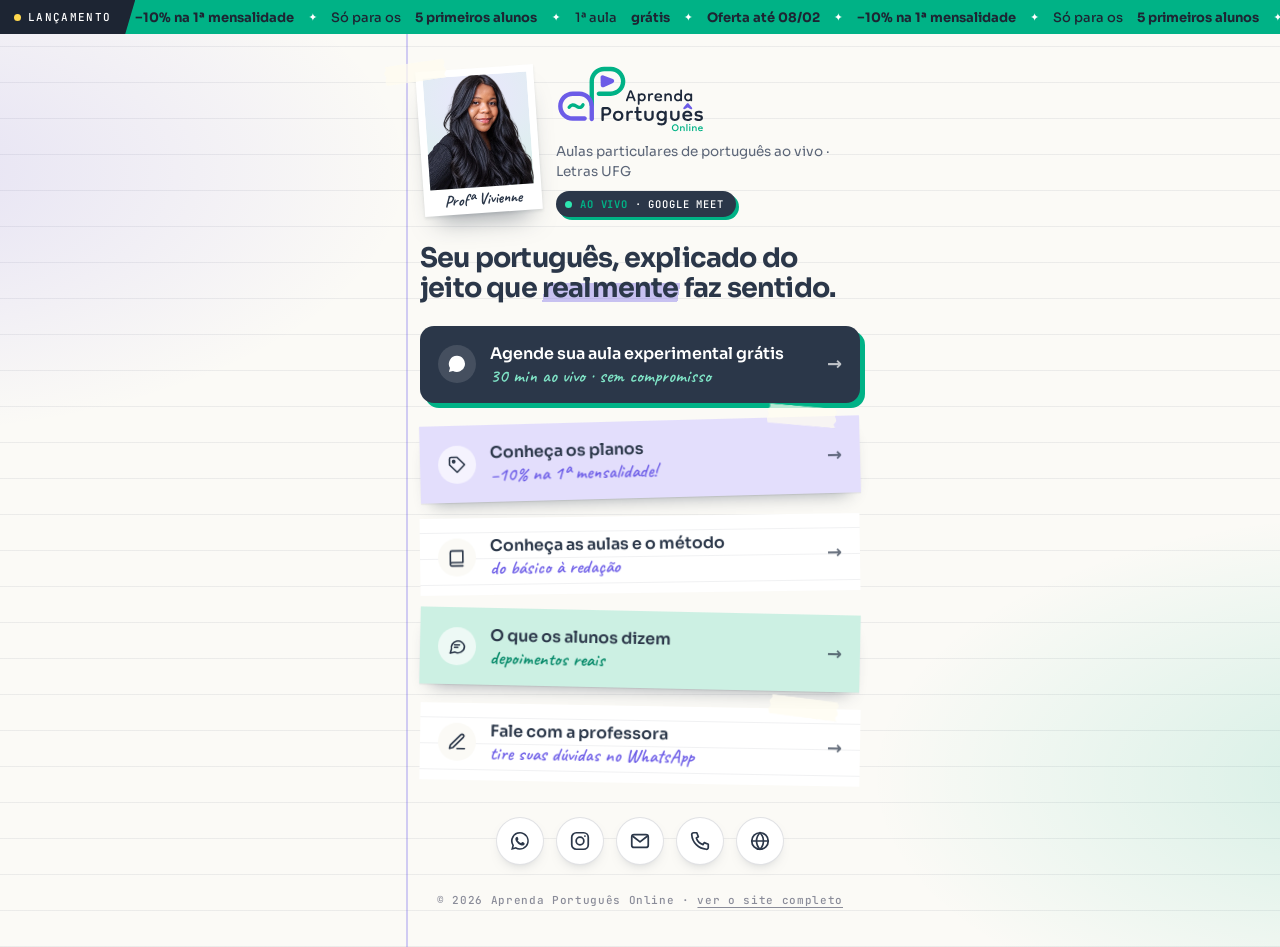
<file: links/index.html>
<!doctype html>
<html lang="pt-BR">
<head>
<meta charset="utf-8">
<meta name="viewport" content="width=device-width, initial-scale=1">
<title>Links | Aprenda Português Online</title>
<meta name="description" content="Aulas particulares de português ao vivo com a professora Vivienne Lima. Agende sua aula experimental grátis.">
<meta name="theme-color" content="#2B3749">
<link rel="icon" href="../favicon.svg" type="image/svg+xml">
<link rel="apple-touch-icon" href="../apple-touch-icon.png">
<meta property="og:type" content="website">
<meta property="og:locale" content="pt_BR">
<meta property="og:site_name" content="Aprenda Português Online">
<meta property="og:title" content="Aprenda Português Online | Profª Vivienne Lima">
<meta property="og:description" content="Aulas particulares de português ao vivo. Primeira aula experimental grátis.">
<meta property="og:url" content="https://aprendaptonline.com.br/links/">
<meta property="og:image" content="https://aprendaptonline.com.br/og-image-v2.jpg">
<meta property="og:image:width" content="1200">
<meta property="og:image:height" content="630">
<meta name="twitter:card" content="summary_large_image">
<script>
/* Mesma configuração da página principal: preencha os IDs quando tiver. */
window.APO = { ga4: 'G-7K7012CCS7', metaPixel: '2640006186517817', ofertaFim: '2027-02-08' };
(function(c){
  if (c.ga4){ var g=document.createElement('script'); g.async=true; g.src='https://www.googletagmanager.com/gtag/js?id='+c.ga4; document.head.appendChild(g);
    window.dataLayer=window.dataLayer||[]; window.gtag=function(){dataLayer.push(arguments);}; gtag('js',new Date()); gtag('config',c.ga4); }
  if (c.metaPixel){ !function(f,b,e,v,n,t,s){if(f.fbq)return;n=f.fbq=function(){n.callMethod?n.callMethod.apply(n,arguments):n.queue.push(arguments)};if(!f._fbq)f._fbq=n;n.push=n;n.loaded=!0;n.version='2.0';n.queue=[];t=b.createElement(e);t.async=!0;t.src=v;s=b.getElementsByTagName(e)[0];s.parentNode.insertBefore(t,s)}(window,document,'script','https://connect.facebook.net/en_US/fbevents.js');
    fbq('init',c.metaPixel); fbq('track','PageView'); }
  if (c.ofertaFim && Date.now() > new Date(c.ofertaFim+'T23:59:59-03:00').getTime()) document.documentElement.classList.add('oferta-encerrada');
})(window.APO);
</script>
<link rel="preconnect" href="https://fonts.googleapis.com">
<link rel="preconnect" href="https://fonts.gstatic.com" crossorigin>
<link href="https://fonts.googleapis.com/css2?family=Sora:wght@400;500;600;700&family=Caveat:wght@600;700&family=JetBrains+Mono:wght@500&display=swap" rel="stylesheet">
<style>
:root{--roxo:#6C5CE7;--verde:#00B286;--marinho:#2B3749;--lousa:#1D2533;--papel:#FBFAF6;--lilas:#E3DEFC;--menta:#CCF0E3;--tinta-2:#5B6577;
  --mt-roxo:rgba(108,92,231,.36);--mt-verde:rgba(0,178,134,.38)}
*{box-sizing:border-box;margin:0;padding:0}
html{-webkit-text-size-adjust:100%;overflow-x:hidden}
body{min-height:100svh;font-family:'Sora',system-ui,sans-serif;color:var(--marinho);overflow-x:hidden;
  background:
    radial-gradient(60% 40% at -10% 18%, rgba(108,92,231,.16), transparent 70%),
    radial-gradient(60% 40% at 110% 82%, rgba(0,178,134,.16), transparent 70%),
    linear-gradient(rgba(43,55,73,.075) 1px, transparent 1px) 0 10px/100% 36px,
    var(--papel)}
a{color:inherit;text-decoration:none}

/* faixa da oferta */
.faixa{display:flex;height:34px;background:var(--verde);color:var(--lousa);overflow:hidden;font-size:13px;font-weight:500}
.faixa-selo{flex:none;display:flex;align-items:center;gap:7px;padding:0 24px 0 14px;background:var(--lousa);color:#fff;font:500 11px 'JetBrains Mono',monospace;letter-spacing:.12em;
  clip-path:polygon(0 0,100% 0,calc(100% - 10px) 100%,0 100%);position:relative;z-index:2}
.faixa-selo::before{content:"";width:7px;height:7px;border-radius:50%;background:#FFD84D}
.trilho{display:flex;width:max-content;animation:corre 22s linear infinite}
@keyframes corre{to{transform:translateX(-50%)}}
.item{display:flex;align-items:center;gap:14px;padding-right:14px;white-space:nowrap}
.item b{font-weight:700}.item i{font-style:normal;color:#fff;font-size:11px}

.folha{position:relative;max-width:480px;margin:0 auto;padding:30px 20px 40px}
.folha::before{content:"";position:absolute;top:0;bottom:0;left:6px;width:1.5px;background:rgba(108,92,231,.3)}

/* cabeçalho */
.topo{display:flex;align-items:center;gap:18px;margin-bottom:8px}
.polaroid{flex:none;width:118px;background:#fff;padding:7px 7px 26px;transform:rotate(-4deg);box-shadow:0 2px 3px rgba(43,55,73,.1),0 18px 26px -14px rgba(43,55,73,.5);position:relative}
.polaroid img{display:block;width:100%;height:auto;aspect-ratio:1/1.08;object-fit:cover;object-position:50% 6%;background:radial-gradient(120% 90% at 50% 20%,#EAE6FD 0%,#D9F3E9 100%)}
.polaroid span{position:absolute;left:0;right:0;bottom:4px;text-align:center;font:700 16px 'Caveat',cursive}
.fita{position:absolute;width:62px;height:20px;left:50%;top:-10px;transform:translateX(-50%) rotate(-5deg);background:rgba(255,253,240,.72);box-shadow:0 1px 2px rgba(43,55,73,.14);
  clip-path:polygon(3% 0,97% 4%,100% 22%,97% 40%,100% 62%,96% 82%,99% 100%,2% 96%,0 76%,3% 55%,0 34%,4% 16%)}
.marca img{display:block;width:150px;height:auto}
.marca p{font-size:13.5px;color:var(--tinta-2);margin-top:8px;line-height:1.45}
.chip{display:inline-flex;align-items:center;gap:8px;margin-top:10px;font:500 10.5px 'JetBrains Mono',monospace;letter-spacing:.08em;color:#fff;background:var(--marinho);padding:6px 12px 6px 9px;border-radius:999px;box-shadow:3px 3px 0 var(--verde)}
.chip i{width:7px;height:7px;border-radius:50%;background:#2EE6B0;animation:pulsa 1.8s infinite}
.chip b{color:var(--verde)}
@keyframes pulsa{70%{box-shadow:0 0 0 7px rgba(46,230,176,0)}0%{box-shadow:0 0 0 0 rgba(46,230,176,.7)}}

h1{font-size:27px;line-height:1.12;letter-spacing:-.03em;font-weight:700;margin:26px 0 22px}
.mt{background:linear-gradient(100deg,transparent .2em,var(--mt-roxo) .2em,var(--mt-roxo) calc(100% - .1em),transparent calc(100% - .1em)) no-repeat 0 78%/0% 56%;padding:0 .06em;margin:0 -.06em;
  animation:marca .8s .5s cubic-bezier(.6,.05,.2,1) forwards}
@keyframes marca{to{background-size:100% 56%}}

/* botões */
.links{display:grid;gap:18px;list-style:none}
.links a{position:relative;display:flex;align-items:center;gap:14px;padding:17px 18px;font-weight:600;font-size:16px;transition:transform .2s;
  animation:cola .55s cubic-bezier(.3,1.5,.5,1) both}
.links li:nth-child(1) a{animation-delay:.15s}.links li:nth-child(2) a{animation-delay:.25s}.links li:nth-child(3) a{animation-delay:.35s}
.links li:nth-child(4) a{animation-delay:.45s}.links li:nth-child(5) a{animation-delay:.55s}
@keyframes cola{from{transform:translateY(-10px) scale(1.04) rotate(var(--r,0deg))}to{transform:rotate(var(--r,0deg))}}
.links a:active{transform:rotate(var(--r,0deg)) scale(.98)}
.links .ico{flex:none;width:38px;height:38px;border-radius:50%;display:grid;place-items:center;background:rgba(255,255,255,.65)}
.links .ico svg{width:20px;height:20px}
.links small{display:block;font-family:'Caveat',cursive;font-size:19px;font-weight:600;line-height:1;margin-top:3px;color:var(--roxo)}
.links .seta{margin-left:auto;font-size:18px;opacity:.7}
.principal{background:var(--marinho);color:#fff;border-radius:14px;box-shadow:5px 5px 0 var(--verde);--r:0deg}
.principal .ico{background:rgba(255,255,255,.12)}
.principal small{color:#7FE3C6}
.postit{box-shadow:0 1px 1px rgba(43,55,73,.08),0 12px 18px -12px rgba(43,55,73,.45)}
.lilas{background:var(--lilas);--r:-1.5deg}
.menta{background:var(--menta);--r:1.2deg}
.branca .ico{background:var(--papel)}
.branca{background:#fff;--r:-.8deg;background-image:linear-gradient(rgba(43,55,73,.07) 1px,transparent 1px);background-size:100% 26px;background-position:0 14px}
.branca .fita,.lilas .fita{width:70px;top:-11px;left:auto;right:22px;transform:rotate(6deg)}
.oferta-encerrada .so-oferta{display:none}

/* redes */
.redes{display:flex;justify-content:center;gap:12px;margin-top:34px}
.redes a{width:48px;height:48px;border-radius:50%;display:grid;place-items:center;background:#fff;border:1.5px solid rgba(43,55,73,.14);color:var(--marinho);box-shadow:0 6px 14px -10px rgba(43,55,73,.5);transition:transform .2s}
.redes a:hover{transform:translateY(-3px) rotate(-6deg)}
.redes svg{width:22px;height:22px}
.rodape{text-align:center;margin-top:28px;font:500 11px 'JetBrains Mono',monospace;letter-spacing:.06em;color:#8A8C99}
.rodape a{text-decoration:underline;text-underline-offset:3px}

@media (prefers-reduced-motion: reduce){
  .trilho{animation-duration:80s}
  .links a{animation:none;transform:rotate(var(--r,0deg))}
  .mt{animation:none;background-size:100% 56%}
}
</style>
</head>
<body>
<a class="faixa" href="../#planos" aria-label="Lançamento: 10% de desconto na 1ª mensalidade">
  <span class="faixa-selo">LANÇAMENTO</span>
  <span class="trilho" aria-hidden="true">
    <span class="item"><b>−10% na 1ª mensalidade</b><i>✦</i>Só para os <b>5 primeiros alunos</b><i>✦</i>1ª aula <b>grátis</b><i>✦</i><b data-prazo>Oferta até 08/02</b><i>✦</i></span>
    <span class="item"><b>−10% na 1ª mensalidade</b><i>✦</i>Só para os <b>5 primeiros alunos</b><i>✦</i>1ª aula <b>grátis</b><i>✦</i><b data-prazo>Oferta até 08/02</b><i>✦</i></span>
  </span>
</a>

<main class="folha">
  <header class="topo">
    <figure class="polaroid"><span class="fita" aria-hidden="true"></span><img src="../img/vivienne-polaroid.webp" width="680" height="906" alt="Professora Vivienne Lima"><span aria-hidden="true">Profª Vivienne</span></figure>
    <div class="marca">
      <img src="../img/logo-nav.svg" width="835" height="390" alt="Aprenda Português Online">
      <p>Aulas particulares de português ao vivo · Letras UFG</p>
      <span class="chip"><i></i><span><b>AO VIVO</b> · GOOGLE MEET</span></span>
    </div>
  </header>

  <h1>Seu português, explicado do jeito que <span class="mt">realmente</span> faz sentido.</h1>

  <ul class="links">
    <li><a class="principal" href="https://wa.me/556282329803?text=Ol%C3%A1%2C%20Vivienne%21%20Quero%20agendar%20uma%20aula%20experimental.%20Pode%20me%20explicar%20como%20funciona%20e%20quais%20hor%C3%A1rios%20est%C3%A3o%20dispon%C3%ADveis%3F" target="_blank" rel="noopener" data-local="links-aula-gratis">
      <span class="ico"><svg viewBox="0 0 24 24" fill="currentColor" aria-hidden="true"><path d="M12 2.2A9.7 9.7 0 0 0 3.6 16.9L2.3 21.7l4.9-1.3A9.7 9.7 0 1 0 12 2.2Zm4.4 11.7c-.2-.1-1.4-.7-1.7-.8-.2-.1-.4-.1-.5.1l-.8 1c-.1.2-.3.2-.5.1a6.6 6.6 0 0 1-3.3-2.9c-.2-.4.2-.4.7-1.3.1-.2 0-.3 0-.4l-.8-1.8c-.2-.5-.4-.4-.5-.4h-.5a.9.9 0 0 0-.7.3 2.8 2.8 0 0 0-.9 2.1 4.9 4.9 0 0 0 1 2.6 11.2 11.2 0 0 0 4.3 3.8c1.6.7 2.2.7 3 .6a2.6 2.6 0 0 0 1.7-1.2 2.1 2.1 0 0 0 .1-1.2c0-.1-.2-.2-.4-.3Z"/></svg></span>
      <span>Agende sua aula experimental grátis<small>30 min ao vivo · sem compromisso</small></span><span class="seta" aria-hidden="true">→</span></a></li>
    <li><a class="postit lilas" href="../#planos" data-local="links-planos">
      <span class="fita" aria-hidden="true"></span>
      <span class="ico"><svg viewBox="0 0 24 24" fill="none" stroke="currentColor" stroke-width="1.9" stroke-linecap="round" stroke-linejoin="round" aria-hidden="true"><path d="M3 12V5a2 2 0 0 1 2-2h7l9 9-9 9-9-9Z"/><circle cx="8" cy="8" r="1.4" fill="currentColor"/></svg></span>
      <span>Conheça os planos<small class="so-oferta">−10% na 1ª mensalidade!</small></span><span class="seta" aria-hidden="true">→</span></a></li>
    <li><a class="branca" href="../" data-local="links-site">
      <span class="ico"><svg viewBox="0 0 24 24" fill="none" stroke="currentColor" stroke-width="1.9" stroke-linecap="round" stroke-linejoin="round" aria-hidden="true"><path d="M4 19.5V6a2 2 0 0 1 2-2h13v14H6a2 2 0 0 0-2 2Zm0 0A2 2 0 0 0 6 22h13"/></svg></span>
      <span>Conheça as aulas e o método<small>do básico à redação</small></span><span class="seta" aria-hidden="true">→</span></a></li>
    <li><a class="postit menta" href="../#depoimentos" data-local="links-depoimentos">
      <span class="ico"><svg viewBox="0 0 24 24" fill="none" stroke="currentColor" stroke-width="1.9" stroke-linecap="round" stroke-linejoin="round" aria-hidden="true"><path d="M21 12a8 8 0 0 1-11.6 7.1L4 20.5l1.4-4.9A8 8 0 1 1 21 12Z"/><path d="M9 10.5h6M9 13.5h4"/></svg></span>
      <span>O que os alunos dizem<small style="color:#008766">depoimentos reais</small></span><span class="seta" aria-hidden="true">→</span></a></li>
    <li><a class="branca" href="https://wa.me/556282329803" target="_blank" rel="noopener" style="--r:1deg" data-local="links-professora">
      <span class="fita" aria-hidden="true"></span>
      <span class="ico"><svg viewBox="0 0 24 24" fill="none" stroke="currentColor" stroke-width="1.9" stroke-linecap="round" stroke-linejoin="round" aria-hidden="true"><path d="M12 20h9M16.5 3.5a2.1 2.1 0 0 1 3 3L7 19l-4 1 1-4Z"/></svg></span>
      <span>Fale com a professora<small>tire suas dúvidas no WhatsApp</small></span><span class="seta" aria-hidden="true">→</span></a></li>
  </ul>

  <nav class="redes" aria-label="Contatos">
    <a href="https://wa.me/556282329803" target="_blank" rel="noopener" aria-label="WhatsApp"><svg viewBox="0 0 24 24" fill="currentColor" aria-hidden="true"><path d="M12 2.2A9.7 9.7 0 0 0 3.6 16.9L2.3 21.7l4.9-1.3A9.7 9.7 0 1 0 12 2.2Zm0 17.7a8 8 0 0 1-4.1-1.1l-.3-.2-2.9.8.8-2.8-.2-.3A8 8 0 1 1 12 19.9Zm4.4-6c-.2-.1-1.4-.7-1.7-.8-.2-.1-.4-.1-.5.1l-.8 1c-.1.2-.3.2-.5.1a6.6 6.6 0 0 1-3.3-2.9c-.2-.4.2-.4.7-1.3.1-.2 0-.3 0-.4l-.8-1.8c-.2-.5-.4-.4-.5-.4h-.5a.9.9 0 0 0-.7.3 2.8 2.8 0 0 0-.9 2.1 4.9 4.9 0 0 0 1 2.6 11.2 11.2 0 0 0 4.3 3.8c1.6.7 2.2.7 3 .6a2.6 2.6 0 0 0 1.7-1.2 2.1 2.1 0 0 0 .1-1.2c0-.1-.2-.2-.4-.3Z"/></svg></a>
    <a href="https://instagram.com/aprenda_pt_online" target="_blank" rel="noopener" aria-label="Instagram"><svg viewBox="0 0 24 24" fill="none" stroke="currentColor" stroke-width="1.9" aria-hidden="true"><rect x="3" y="3" width="18" height="18" rx="5"/><circle cx="12" cy="12" r="4.2"/><circle cx="17.4" cy="6.6" r="1" fill="currentColor" stroke="none"/></svg></a>
    <a href="mailto:aportuguesonline@gmail.com" aria-label="E-mail"><svg viewBox="0 0 24 24" fill="none" stroke="currentColor" stroke-width="1.9" stroke-linejoin="round" aria-hidden="true"><rect x="3" y="5" width="18" height="14" rx="2.5"/><path d="M3.8 6.5 12 13l8.2-6.5"/></svg></a>
    <a href="tel:+556282329803" aria-label="Telefone"><svg viewBox="0 0 24 24" fill="none" stroke="currentColor" stroke-width="1.9" stroke-linejoin="round" aria-hidden="true"><path d="M5 3h3.5l1.7 4.4-2.2 1.4a11 11 0 0 0 7.2 7.2l1.4-2.2L21 15.5V19a2 2 0 0 1-2.2 2A17 17 0 0 1 3 5.2 2 2 0 0 1 5 3Z"/></svg></a>
    <a href="../" aria-label="Site"><svg viewBox="0 0 24 24" fill="none" stroke="currentColor" stroke-width="1.9" aria-hidden="true"><circle cx="12" cy="12" r="9"/><path d="M3 12h18M12 3c2.5 2.5 3.8 5.5 3.8 9s-1.3 6.5-3.8 9c-2.5-2.5-3.8-5.5-3.8-9S9.5 5.5 12 3Z"/></svg></a>
  </nav>
  <p class="rodape">© 2026 Aprenda Português Online · <a href="../">ver o site completo</a></p>
</main>

<script>
(function(){
  // oferta: esconde a faixa depois do prazo
  if (document.documentElement.classList.contains('oferta-encerrada')) document.querySelector('.faixa').style.display = 'none';
  // medição de cliques (mesmos eventos da página principal)
  document.addEventListener('click', function(e){
    var a = e.target.closest && e.target.closest('a'); if (!a) return;
    var canal = /wa\.me/.test(a.href) ? 'whatsapp' : /mailto/.test(a.href) ? 'email' : /instagram/.test(a.href) ? 'instagram' : /^tel:/.test(a.href) ? 'telefone' : 'site';
    var info = { canal: canal, local: a.dataset.local || 'links', plano: '' };
    (window.dataLayer = window.dataLayer || []).push(Object.assign({ event: 'clique_contato' }, info));
    if (canal !== 'site'){ if (window.gtag) gtag('event', canal === 'whatsapp' ? 'generate_lead' : 'contact', info); if (window.fbq) fbq('track', 'Contact', info); }
  });
})();
</script>
</body>
</html>
</file>
